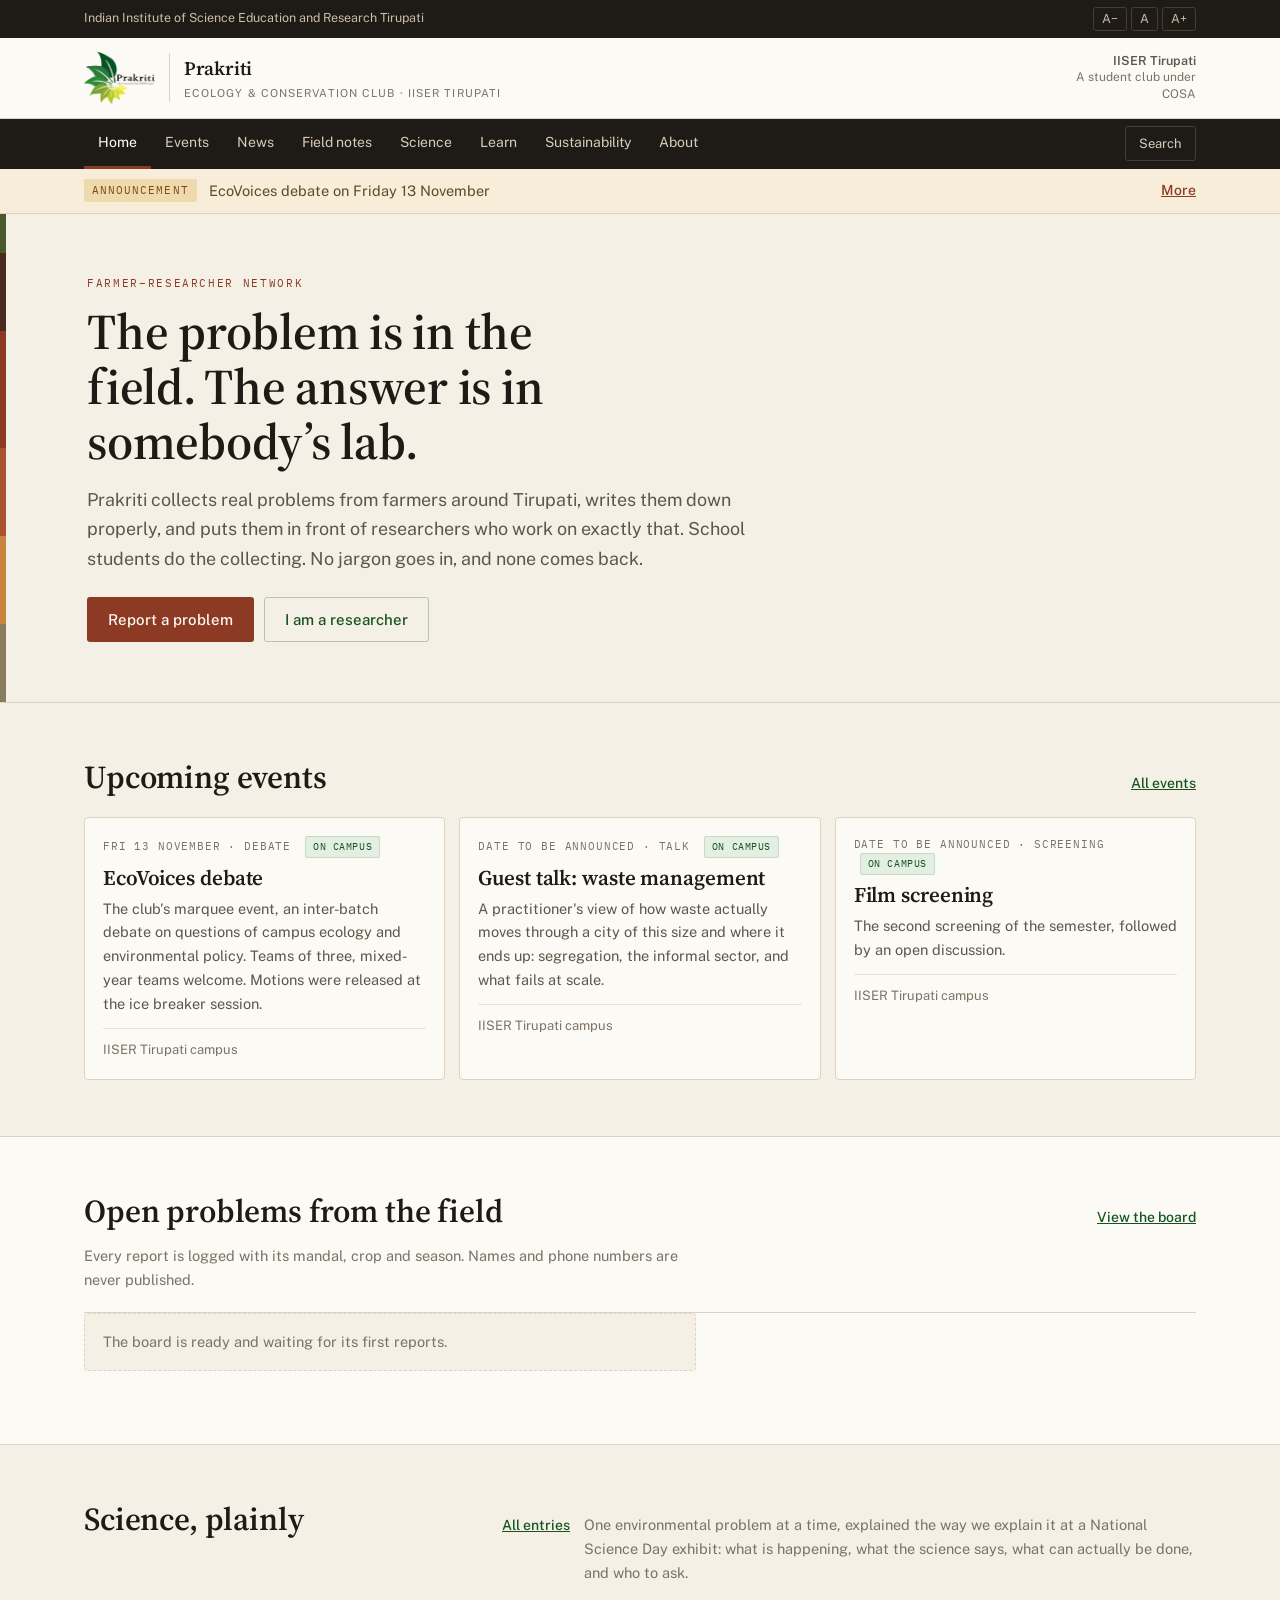
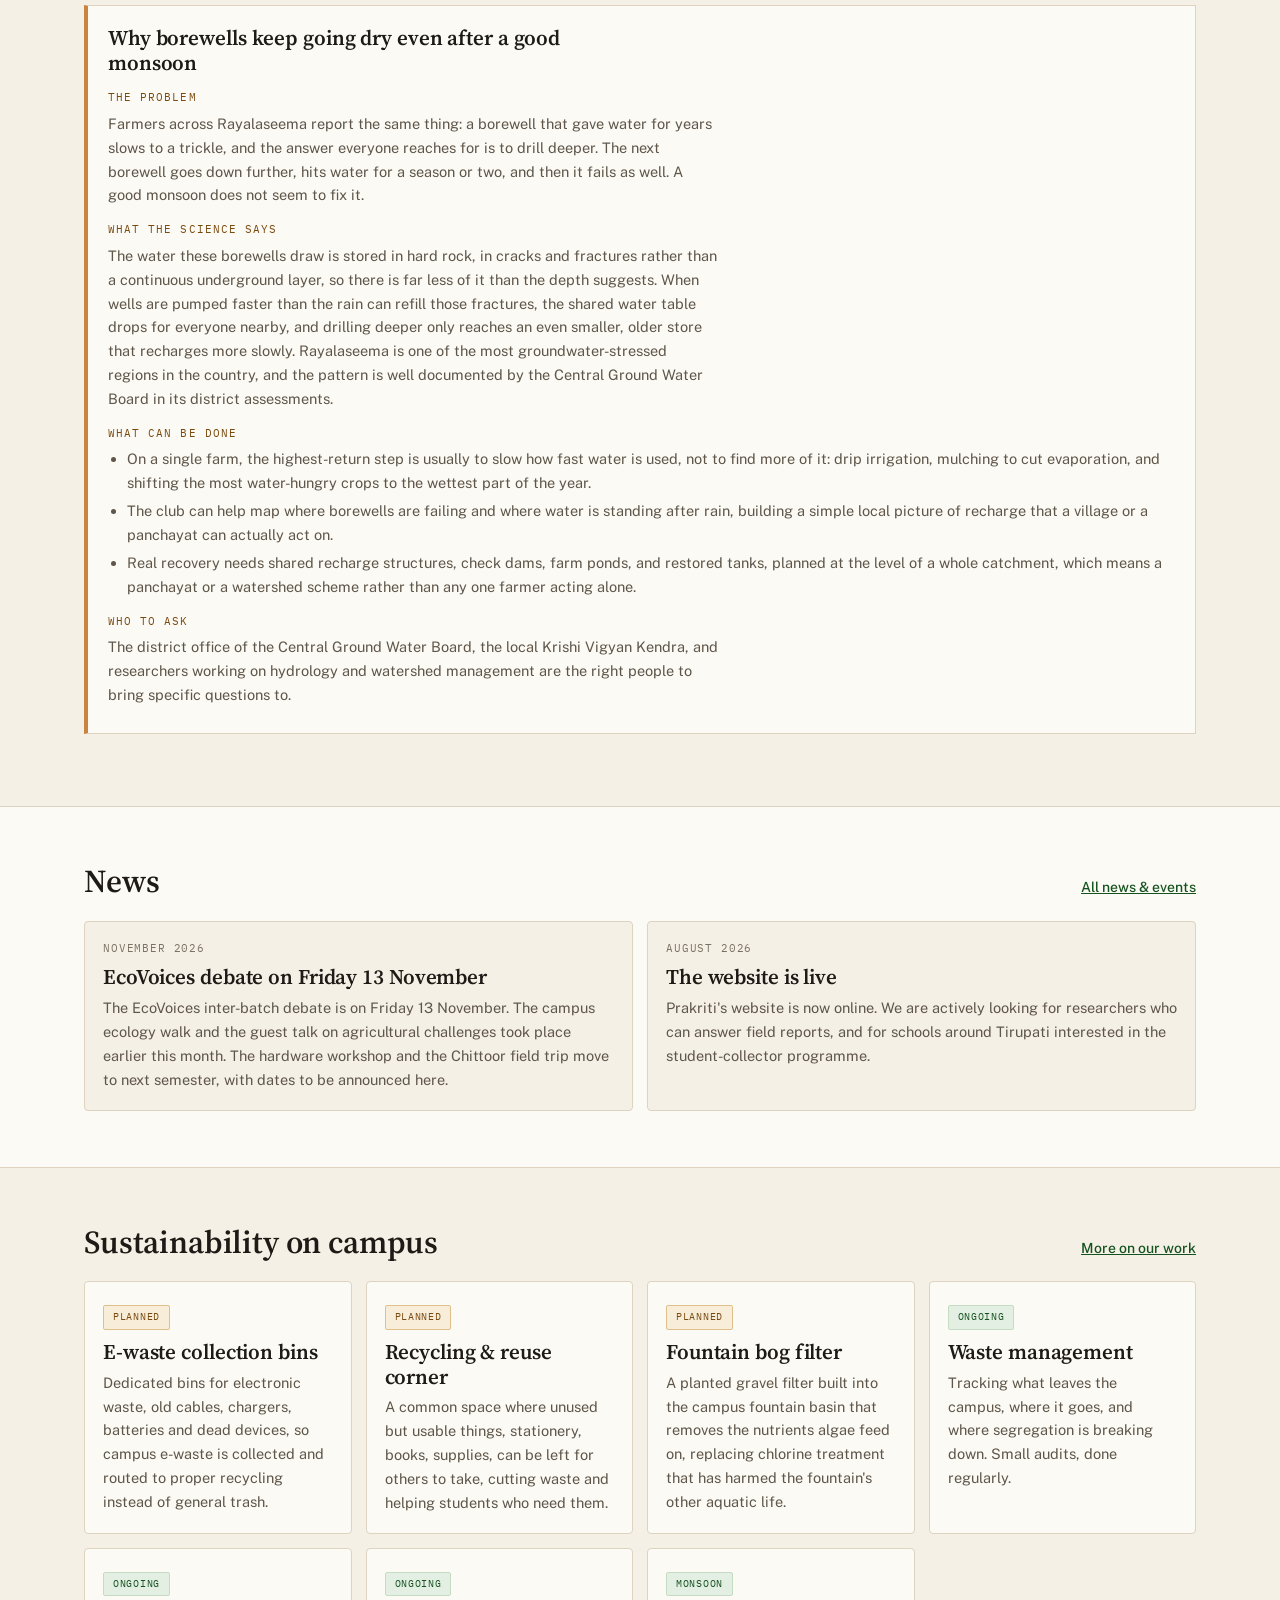
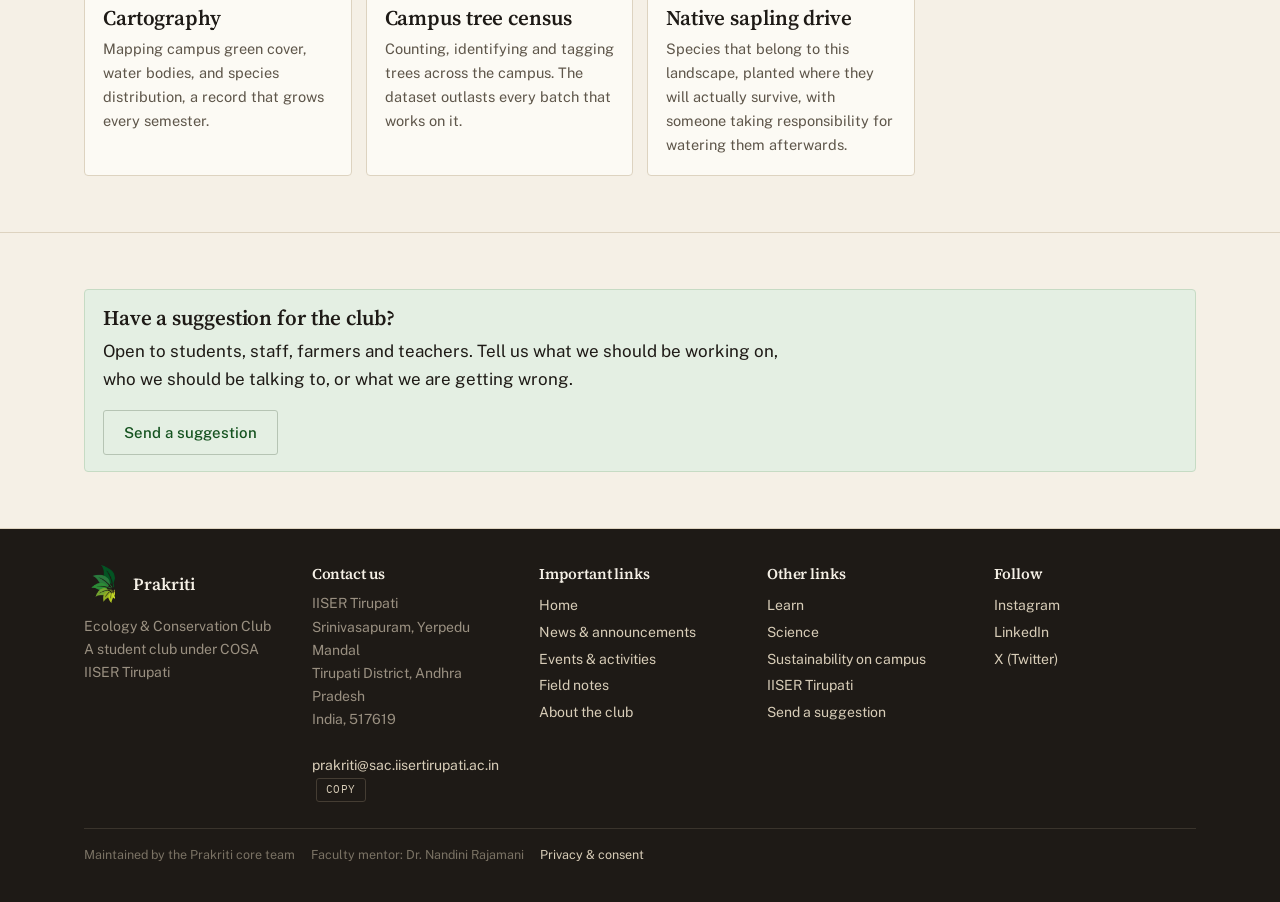
<file: index.html>
<!DOCTYPE html>
<html lang="en">
<head>
<meta charset="utf-8">
<meta name="viewport" content="width=device-width,initial-scale=1">
<title>Prakriti: Ecology and Conservation Club of IISER Tirupati</title>
<meta name="description" content="Farmers around Tirupati report what is going wrong in their fields. School students file the reports. Researchers answer them. A student club under the Student Activity Centre, IISER Tirupati.">
<link rel="icon" href="assets/img/favicon.png">
<link rel="apple-touch-icon" href="assets/img/apple-touch-icon.png">
<link rel="preconnect" href="https://fonts.googleapis.com">
<link rel="preconnect" href="https://fonts.gstatic.com" crossorigin>
<link href="https://fonts.googleapis.com/css2?family=IBM+Plex+Mono&family=Noto+Sans+Telugu:wght@400;600&family=Public+Sans:wght@400;500;600&family=Source+Serif+4:opsz,wght@8..60,600&display=swap" rel="stylesheet">
<link rel="canonical" href="https://prakriti-iisertirupati.github.io/website/">
<meta property="og:type" content="website">
<meta property="og:site_name" content="Prakriti, IISER Tirupati">
<meta property="og:title" content="Prakriti: Ecology and Conservation Club of IISER Tirupati">
<meta property="og:description" content="Farmers around Tirupati report what is going wrong in their fields. School students file the reports. Researchers answer them. A student club under the Student Activity Centre, IISER Tirupati.">
<meta property="og:url" content="https://prakriti-iisertirupati.github.io/website/">
<meta property="og:image" content="https://prakriti-iisertirupati.github.io/website/assets/img/prakriti-card.png">
<meta name="twitter:card" content="summary_large_image">
<script type="application/ld+json">
{
  "@context": "https://schema.org",
  "@type": "Organization",
  "name": "Prakriti",
  "alternateName": ["Prakriti Club IISER Tirupati", "Prakriti: The Ecology and Conservation Club of IISER Tirupati", "Prakriti Conservation Club"],
  "description": "Prakriti is the Ecology and Conservation Club of IISER Tirupati, a student club under COSA.",
  "url": "https://prakriti-iisertirupati.github.io/website/",
  "logo": "https://prakriti-iisertirupati.github.io/website/assets/img/prakriti-logo@2x.png",
  "email": "prakriti@sac.iisertirupati.ac.in",
  "foundingDate": "2021",
  "parentOrganization": {
    "@type": "CollegeOrUniversity",
    "name": "Indian Institute of Science Education and Research Tirupati",
    "alternateName": "IISER Tirupati",
    "url": "https://www.iisertirupati.ac.in/"
  },
  "address": {
    "@type": "PostalAddress",
    "streetAddress": "Srinivasapuram, Yerpedu Mandal",
    "addressLocality": "Tirupati",
    "addressRegion": "Andhra Pradesh",
    "postalCode": "517619",
    "addressCountry": "IN"
  },
  "sameAs": [
    "https://instagram.com/prakriti_iisertpt",
    "https://www.linkedin.com/in/prakriti-club-iiser-tirupati-a6b5a6213/",
    "https://twitter.com/PrakritiIiser"
  ]
}
</script>
<link rel="stylesheet" href="assets/css/style.css">
</head>
<body>
<a class="skip" href="#main">Skip to content</a>
<div id="site-header"></div>

<main id="main">

  <div class="hero">
    <div class="strata" aria-hidden="true"></div>
    <div class="hero__body">
      <p class="eyebrow">Farmer–researcher network</p>
      <h1>The problem is in the field. The answer is in somebody&rsquo;s lab.</h1>
      <p class="lede">Prakriti collects real problems from farmers around Tirupati, writes them down properly, and puts them in front of researchers who work on exactly that. School students do the collecting. No jargon goes in, and none comes back.</p>
      <div class="btnrow">
        <a class="btn btn--primary" href="field-notes.html#report">Report a problem</a>
        <a class="btn btn--secondary" href="field-notes.html#researchers">I am a researcher</a>
      </div>
    </div>
  </div>

  <section class="section">
    <div class="wrap">
      <div class="sectionhead">
        <h2>Upcoming events</h2>
        <a href="events.html">All events</a>
      </div>
      <div class="grid grid--3" id="home-events"></div>
    </div>
  </section>

  <section class="section section--paper">
    <div class="wrap">
      <div class="sectionhead">
        <h2>Open problems from the field</h2>
        <a href="field-notes.html">View the board</a>
        <p>Every report is logged with its mandal, crop and season. Names and phone numbers are never published.</p>
      </div>
      <div class="board" id="home-reports"></div>
    </div>
  </section>

  <section class="section">
    <div class="wrap">
      <div class="sectionhead">
        <h2>Science, plainly</h2>
        <a href="science.html">All entries</a>
        <p>One environmental problem at a time, explained the way we explain it at a National Science Day exhibit: what is happening, what the science says, what can actually be done, and who to ask.</p>
      </div>
      <div id="home-science"></div>
    </div>
  </section>

  <section class="section section--paper">
    <div class="wrap">
      <div class="sectionhead">
        <h2>News</h2>
        <a href="news.html">All news &amp; events</a>
      </div>
      <div class="grid grid--2" id="home-news"></div>
    </div>
  </section>

  <section class="section">
    <div class="wrap">
      <div class="sectionhead">
        <h2>Sustainability on campus</h2>
        <a href="sustainability.html">More on our work</a>
      </div>
      <div class="grid grid--3" id="initiatives"></div>
    </div>
  </section>

  <section class="section">
    <div class="wrap">
      <div class="callout">
        <h3 style="margin-bottom:6px">Have a suggestion for the club?</h3>
        <p>Open to students, staff, farmers and teachers. Tell us what we should be working on, who we should be talking to, or what we are getting wrong.</p>
        <p><a class="btn btn--secondary" id="suggest-link" href="#">Send a suggestion</a></p>
      </div>
    </div>
  </section>

</main>

<div id="site-footer"></div>
<script src="assets/js/content.js"></script>
<script src="assets/js/site.js"></script>
<script>
  document.addEventListener("DOMContentLoaded", function () {
    var a = document.getElementById("suggest-link");
    if (a) a.href = "mailto:" + SITE.email + "?subject=" + encodeURIComponent("Suggestion for Prakriti");
  });
</script>
</body>
</html>
</file>
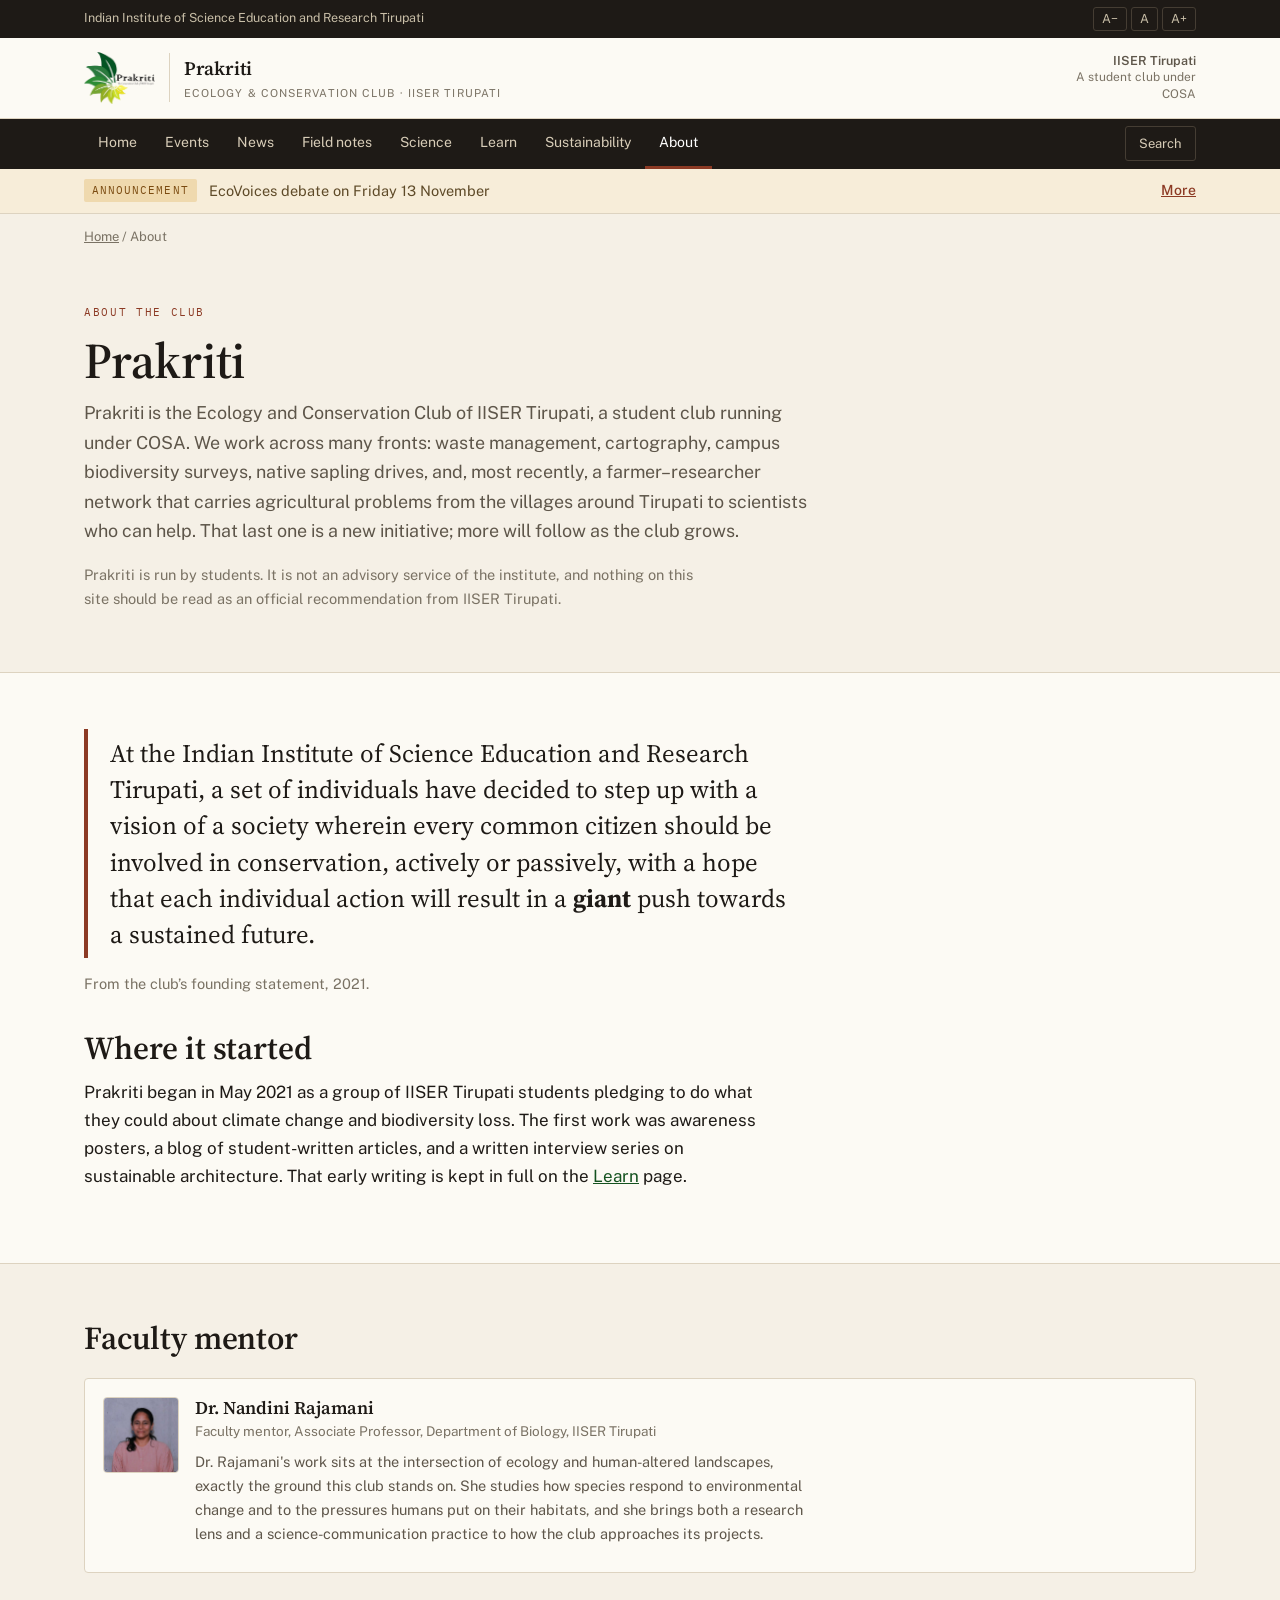
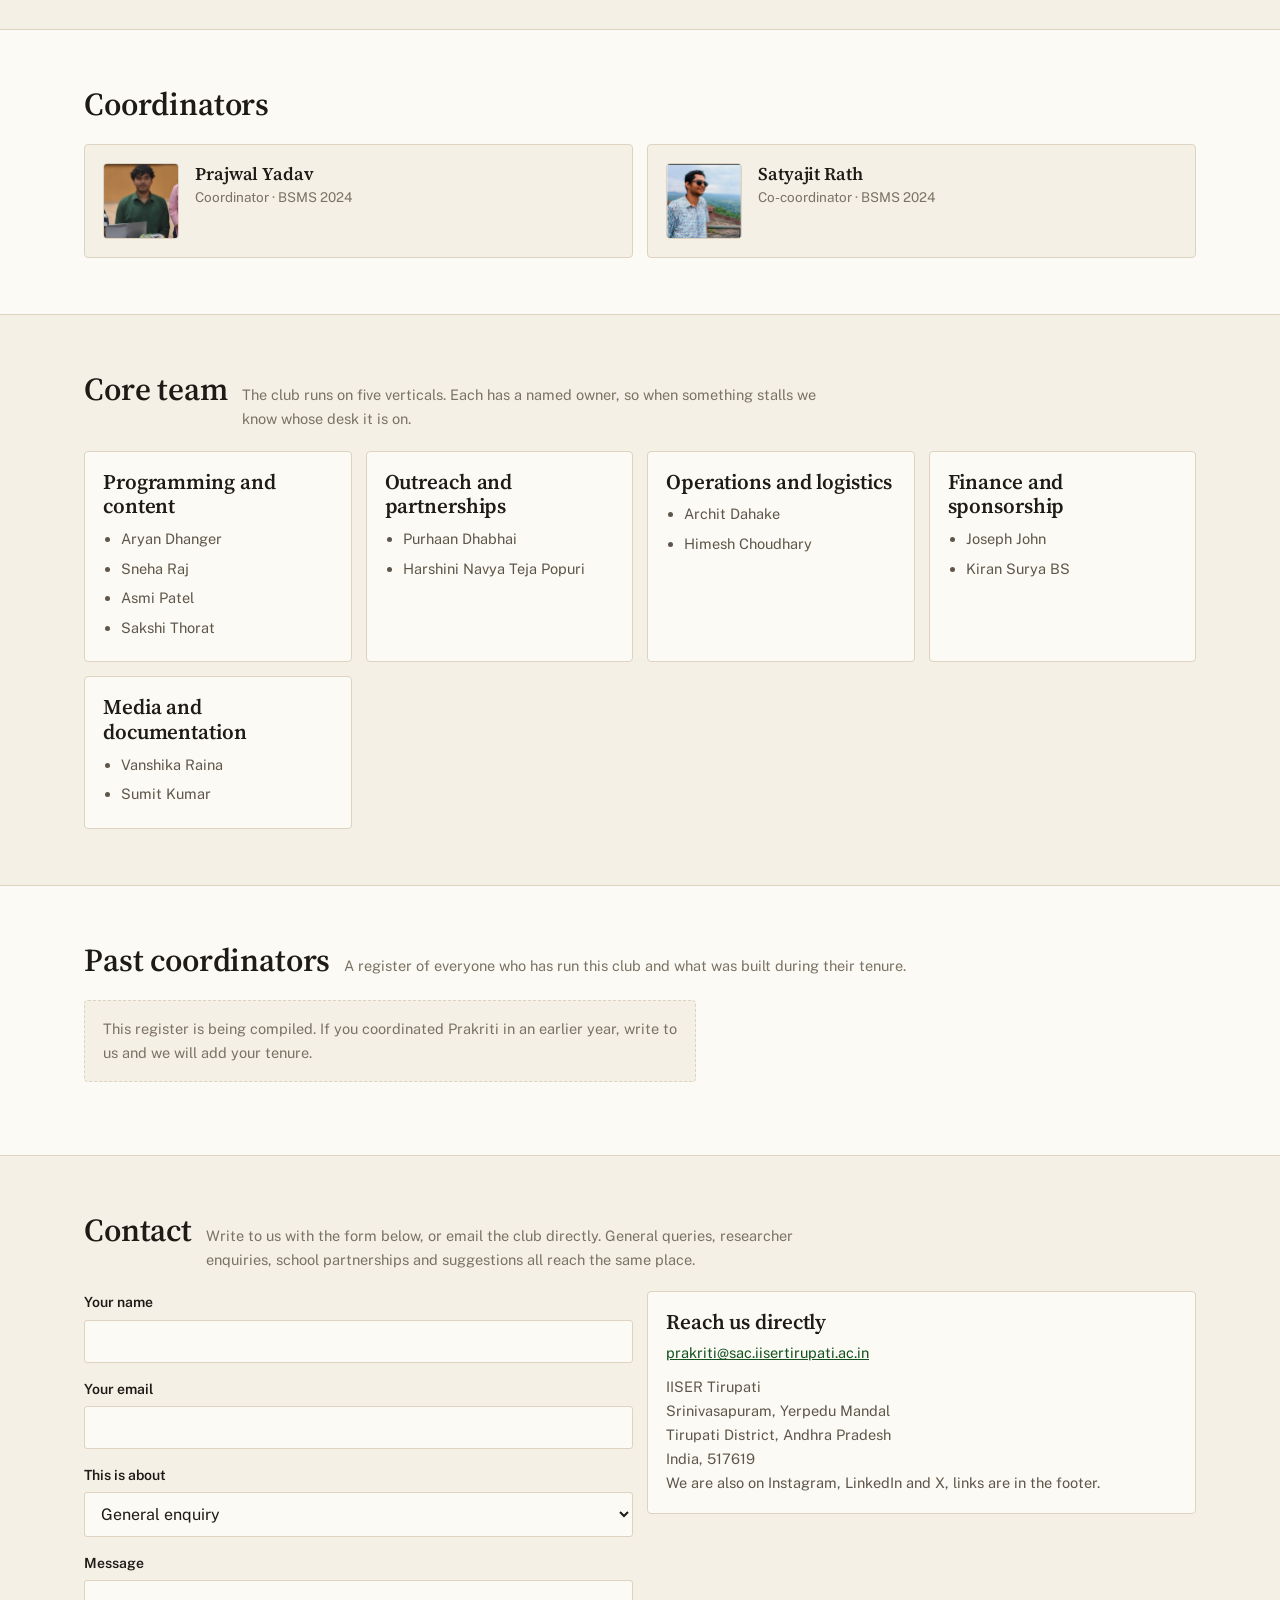
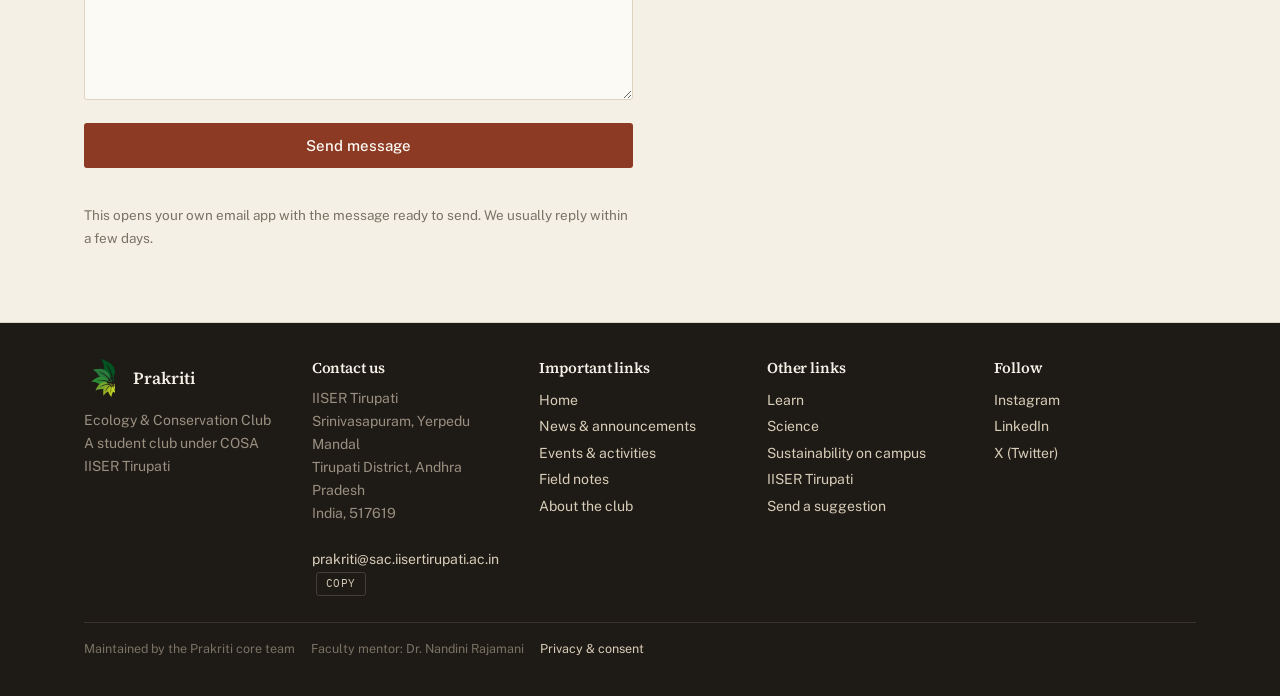
<file: about.html>
<!DOCTYPE html>
<html lang="en">
<head>
<meta charset="utf-8">
<meta name="viewport" content="width=device-width,initial-scale=1">
<title>About, Prakriti, IISER Tirupati</title>
<meta name="description" content="Prakriti is the Ecology and Conservation Club of IISER Tirupati, a student club under COSA. Core team, faculty mentor and past coordinators.">
<link rel="icon" href="assets/img/favicon.png">
<link rel="apple-touch-icon" href="assets/img/apple-touch-icon.png">
<link rel="preconnect" href="https://fonts.googleapis.com">
<link rel="preconnect" href="https://fonts.gstatic.com" crossorigin>
<link href="https://fonts.googleapis.com/css2?family=IBM+Plex+Mono&family=Noto+Sans+Telugu:wght@400;600&family=Public+Sans:wght@400;500;600&family=Source+Serif+4:opsz,wght@8..60,600&display=swap" rel="stylesheet">
<link rel="canonical" href="https://prakriti-iisertirupati.github.io/website/about.html">
<meta property="og:type" content="website">
<meta property="og:site_name" content="Prakriti, IISER Tirupati">
<meta property="og:title" content="About, Prakriti, IISER Tirupati">
<meta property="og:description" content="Prakriti is the Ecology and Conservation Club of IISER Tirupati, a student club under COSA. Core team, faculty mentor and past coordinators.">
<meta property="og:url" content="https://prakriti-iisertirupati.github.io/website/about.html">
<meta property="og:image" content="https://prakriti-iisertirupati.github.io/website/assets/img/prakriti-card.png">
<meta name="twitter:card" content="summary_large_image">
<link rel="stylesheet" href="assets/css/style.css">
</head>
<body>
<a class="skip" href="#main">Skip to content</a>
<div id="site-header"></div>

<main id="main">
  <div class="wrap"><nav class="crumbs" aria-label="Breadcrumb"><a href="index.html">Home</a> / About</nav></div>

  <header class="pagehead"><div class="wrap">
    <p class="eyebrow">About the club</p>
    <h1>Prakriti</h1>
    <p class="lede">Prakriti is the Ecology and Conservation Club of IISER Tirupati, a student club running under COSA. We work across many fronts: waste management, cartography, campus biodiversity surveys, native sapling drives, and, most recently, a farmer&ndash;researcher network that carries agricultural problems from the villages around Tirupati to scientists who can help. That last one is a new initiative; more will follow as the club grows.</p>
    <p class="muted" style="font-size:14.5px">Prakriti is run by students. It is not an advisory service of the institute, and nothing on this site should be read as an official recommendation from IISER Tirupati.</p>
  </div></header>

  <section class="section section--paper"><div class="wrap">
    <blockquote style="font-family:var(--serif);font-size:clamp(19px,2.2vw,25px);line-height:1.45;color:var(--ink);border-left:4px solid var(--laterite);padding:6px 0 6px 22px;margin:0;max-width:60ch">
      At the Indian Institute of Science Education and Research Tirupati, a set of individuals have decided to step up with a vision of a society wherein every common citizen should be involved in conservation, actively or passively, with a hope that each individual action will result in a <strong>giant</strong> push towards a sustained future.
    </blockquote>
    <p class="muted" style="font-size:14.5px;margin-top:14px">From the club&rsquo;s founding statement, 2021.</p>
    <h2 style="margin:34px 0 10px">Where it started</h2>
    <p>Prakriti began in May 2021 as a group of IISER Tirupati students pledging to do what they could about climate change and biodiversity loss. The first work was awareness posters, a blog of student-written articles, and a written interview series on sustainable architecture. That early writing is kept in full on the <a href="learn.html">Learn</a> page.</p>
  </div></section>

  <section class="section"><div class="wrap">
    <div class="sectionhead"><h2>Faculty mentor</h2></div>
    <div id="mentor"></div>
  </div></section>

  <section class="section section--paper"><div class="wrap">
    <div class="sectionhead"><h2>Coordinators</h2></div>
    <div class="grid grid--2" id="coordinators"></div>
  </div></section>

  <section class="section"><div class="wrap">
    <div class="sectionhead"><h2>Core team</h2>
      <p>The club runs on five verticals. Each has a named owner, so when something stalls we know whose desk it is on.</p></div>
    <div class="grid grid--3" id="core-team"></div>
  </div></section>

  <section class="section section--paper"><div class="wrap">
    <div class="sectionhead"><h2>Past coordinators</h2>
      <p>A register of everyone who has run this club and what was built during their tenure.</p></div>
    <div id="past-coordinators"></div>
  </div></section>

  <section class="section" id="contact"><div class="wrap">
    <div class="sectionhead"><h2>Contact</h2>
      <p>Write to us with the form below, or email the club directly. General queries, researcher enquiries, school partnerships and suggestions all reach the same place.</p></div>
    <div class="grid grid--2">
      <div>
        <form id="contactForm" novalidate>
          <div class="field">
            <label for="c_name">Your name</label>
            <input id="c_name" name="name" required autocomplete="name">
          </div>
          <div class="field">
            <label for="c_email">Your email</label>
            <input id="c_email" name="email" type="email" required autocomplete="email">
          </div>
          <div class="field">
            <label for="c_topic">This is about</label>
            <select id="c_topic" name="topic">
              <option>General enquiry</option>
              <option>I'm a researcher</option>
              <option>School partnership</option>
              <option>A suggestion</option>
              <option>Something else</option>
            </select>
          </div>
          <div class="field">
            <label for="c_message">Message</label>
            <textarea id="c_message" name="message" required></textarea>
          </div>
          <p><button type="submit" class="btn btn--primary btn--wide">Send message</button></p>
          <p class="status" id="c_status" role="status" aria-live="polite"></p>
          <p class="formnote">This opens your own email app with the message ready to send. We usually reply within a few days.</p>
        </form>
      </div>
      <div>
        <article class="card">
          <h3>Reach us directly</h3>
          <p style="margin-bottom:10px"><a id="c_mail" href="#">prakriti@sac.iisertirupati.ac.in</a></p>
          <p>IISER Tirupati<br>Srinivasapuram, Yerpedu Mandal<br>Tirupati District, Andhra Pradesh<br>India, 517619</p>
          <p style="margin:0">We are also on Instagram, LinkedIn and X, links are in the footer.</p>
        </article>
      </div>
    </div>
  </div></section>

  <script>
  document.addEventListener("DOMContentLoaded", function () {
    document.getElementById("c_mail").href = "mailto:" + SITE.email;

    var form = document.getElementById("contactForm");
    var st = document.getElementById("c_status");
    function say(m, tone){ st.textContent = m; st.dataset.tone = tone || ""; }

    form.addEventListener("submit", function (e) {
      e.preventDefault();
      if (!form.name.value.trim() || !form.email.value.trim() || !form.message.value.trim()) {
        return say("Please fill in your name, email and message.", "err");
      }
      var body = "Name: " + form.name.value.trim() +
                 "\nEmail: " + form.email.value.trim() +
                 "\nTopic: " + form.topic.value +
                 "\n\n" + form.message.value.trim();
      window.location.href = "mailto:" + SITE.email +
        "?subject=" + encodeURIComponent("Website enquiry: " + form.topic.value) +
        "&body=" + encodeURIComponent(body);
      say("Your email app is opening with the message ready to send.", "ok");
    });
  });
  </script>
</main>

<div id="site-footer"></div>
<script src="assets/js/content.js"></script>
<script src="assets/js/site.js"></script>
</body>
</html>
</file>
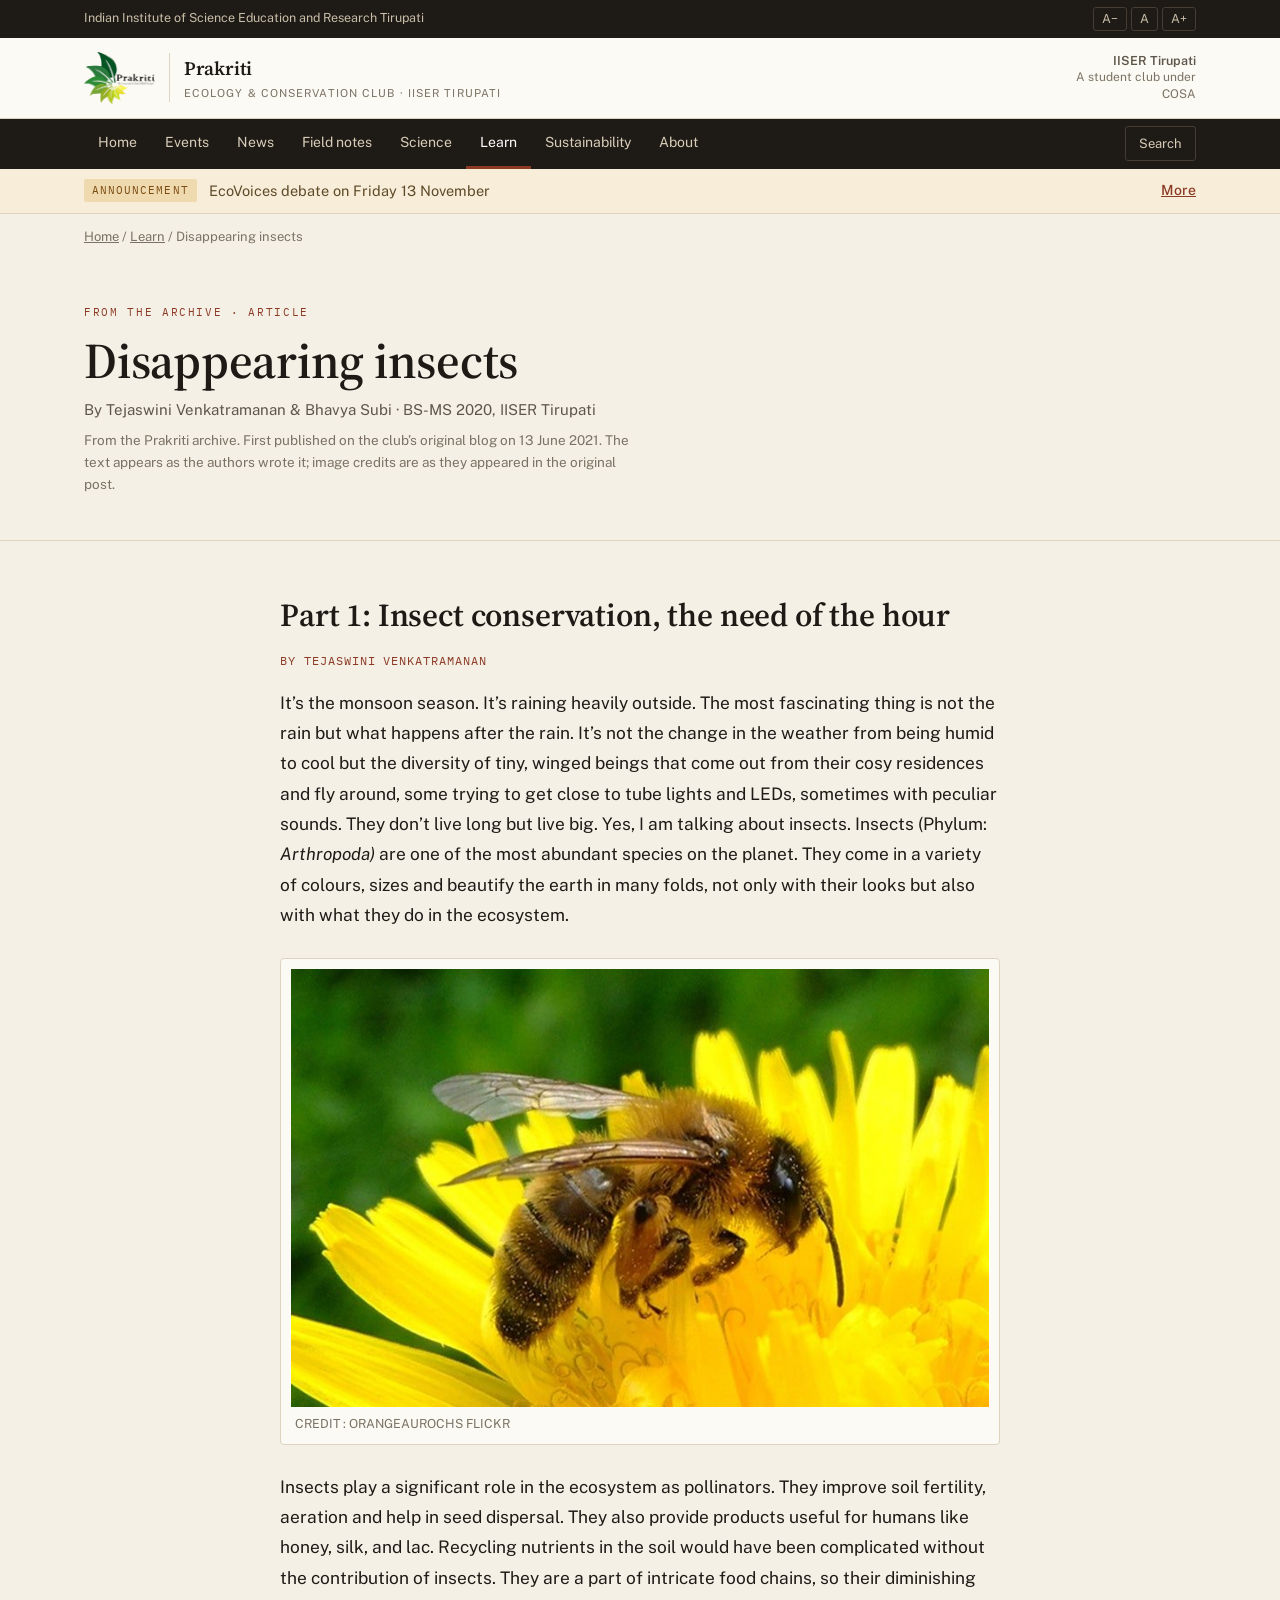
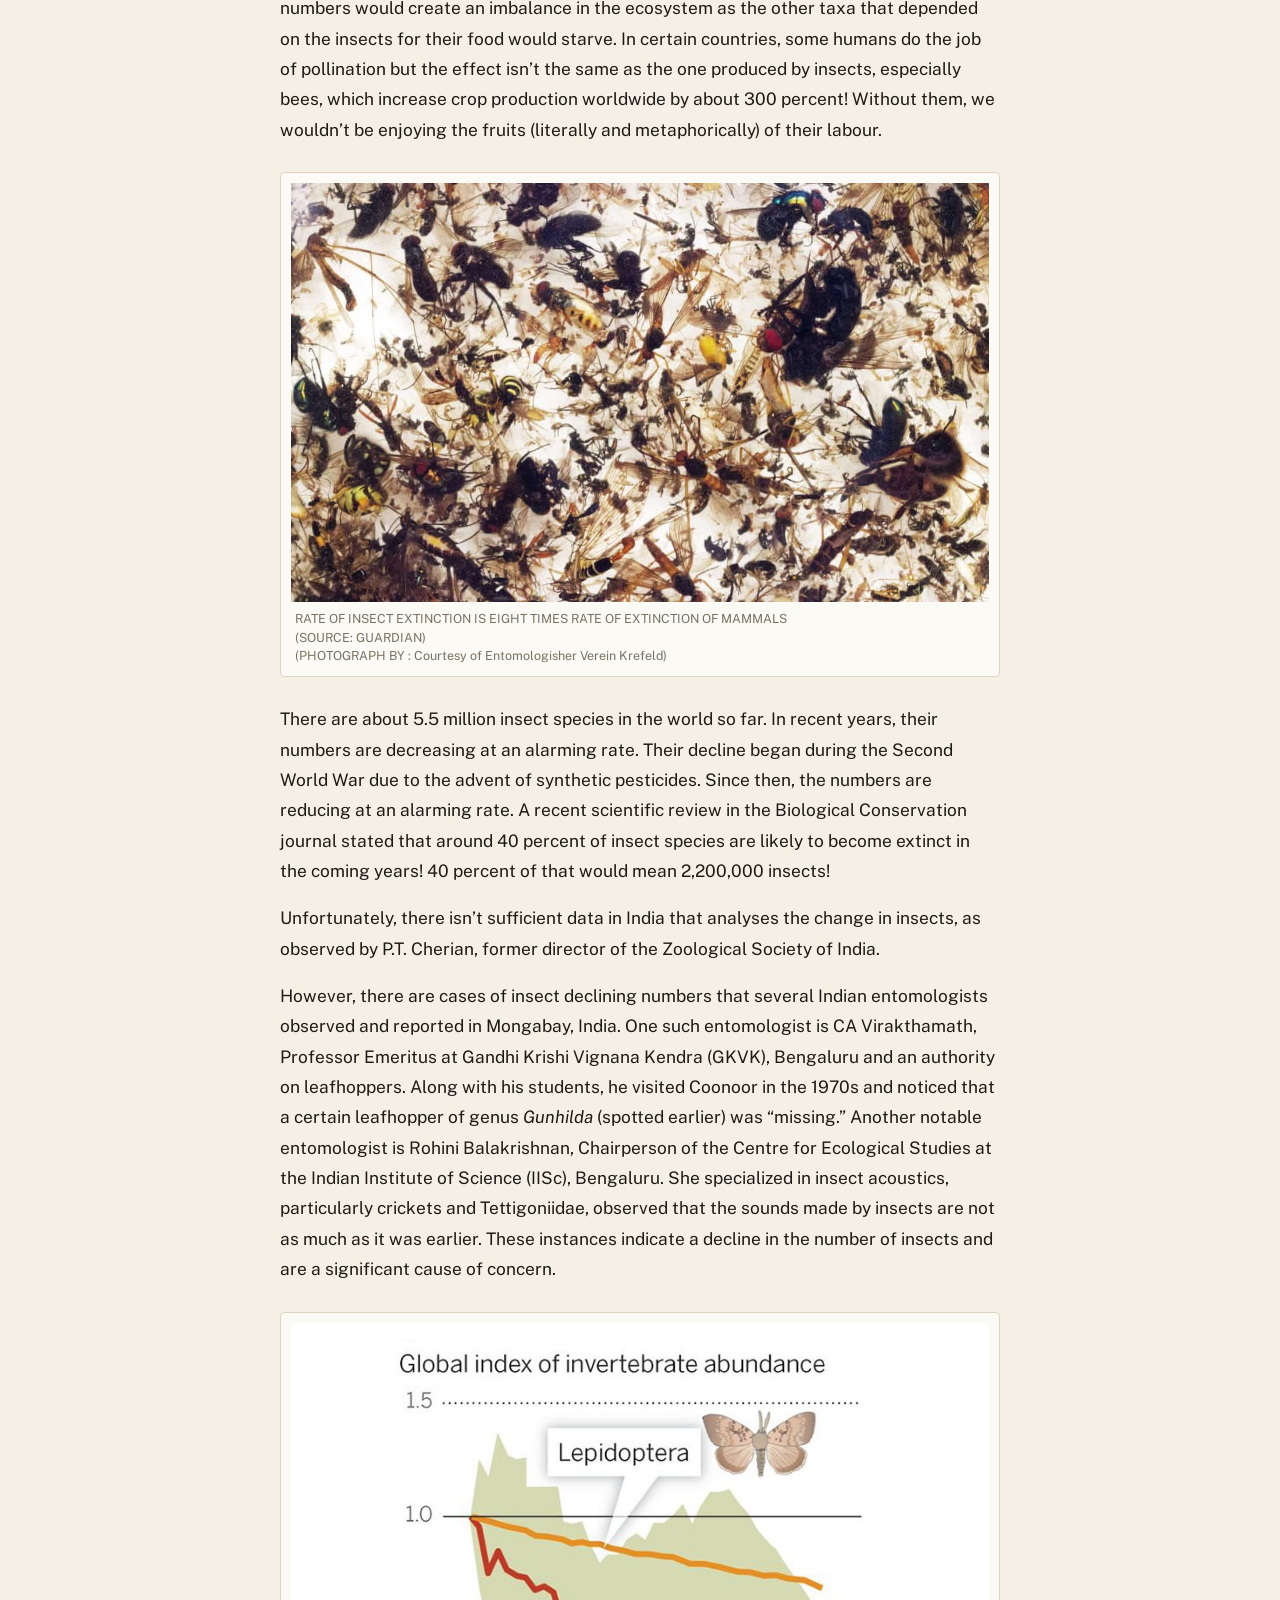
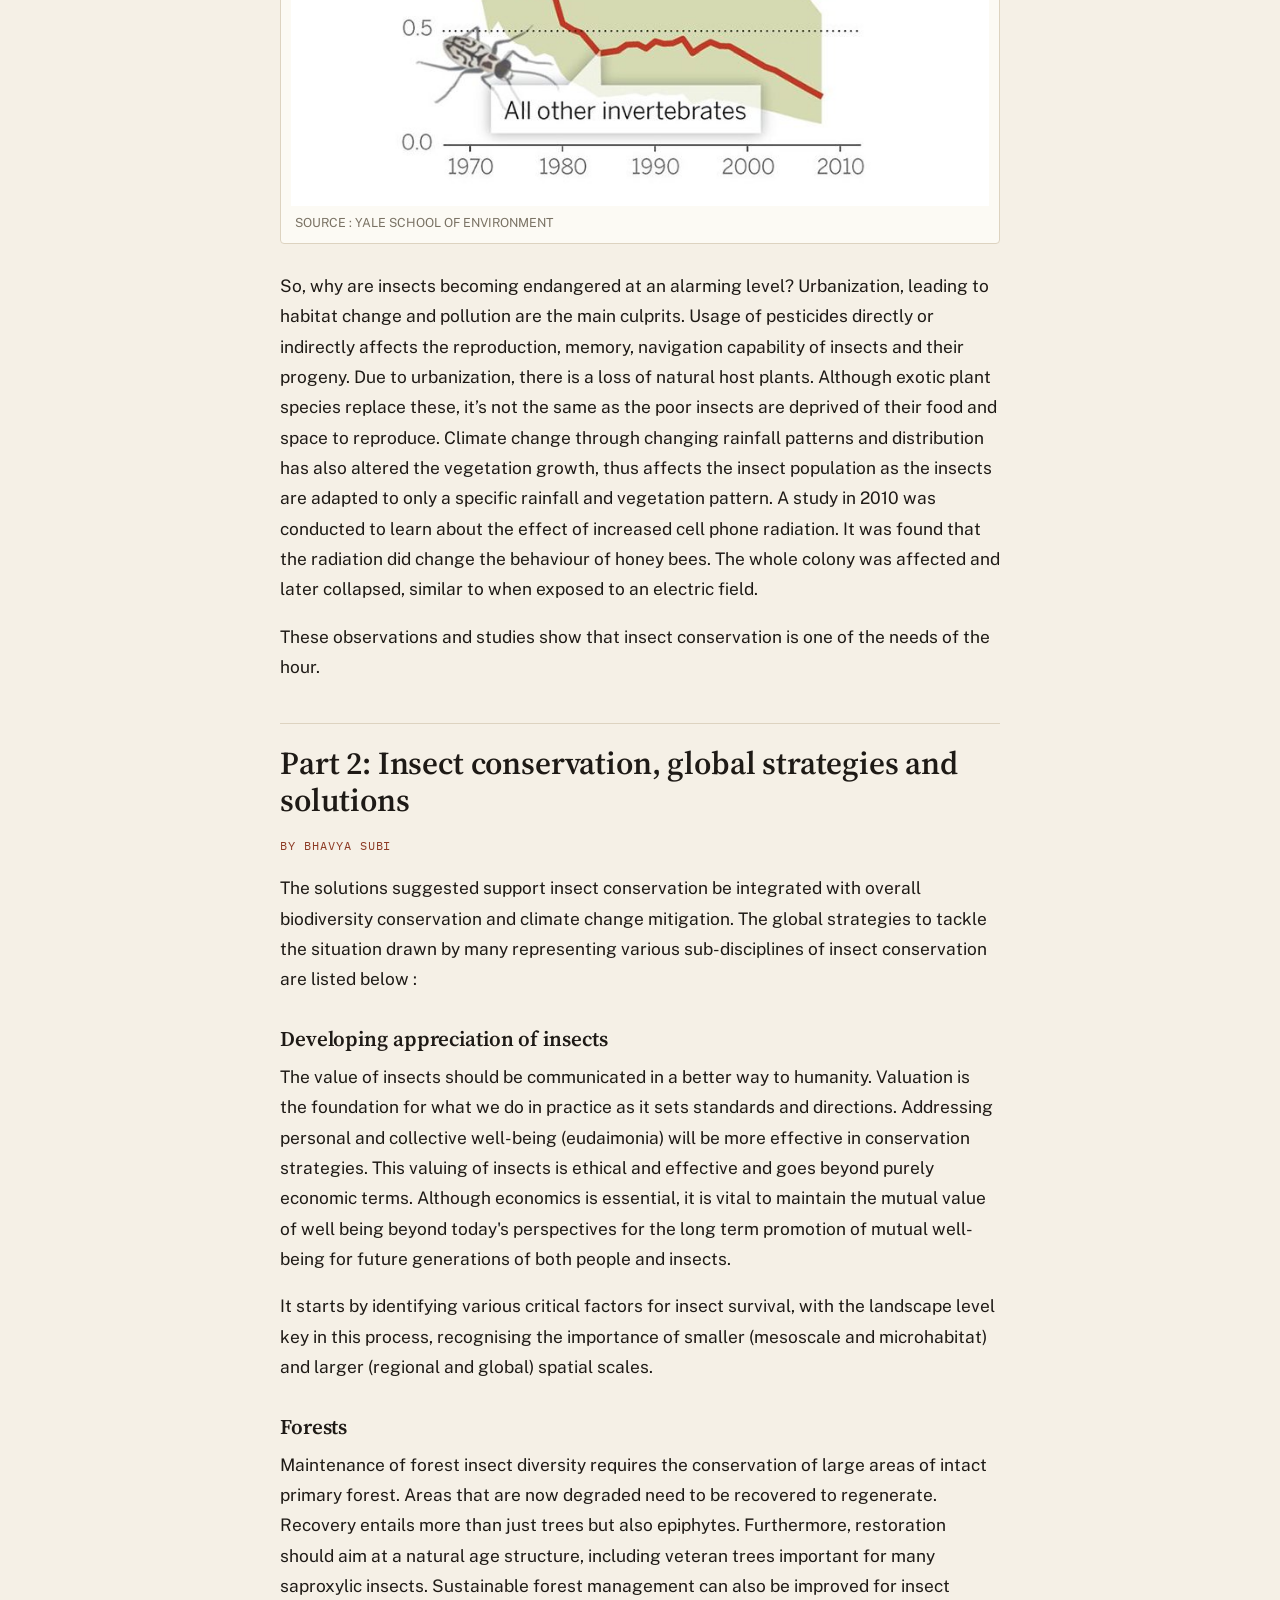
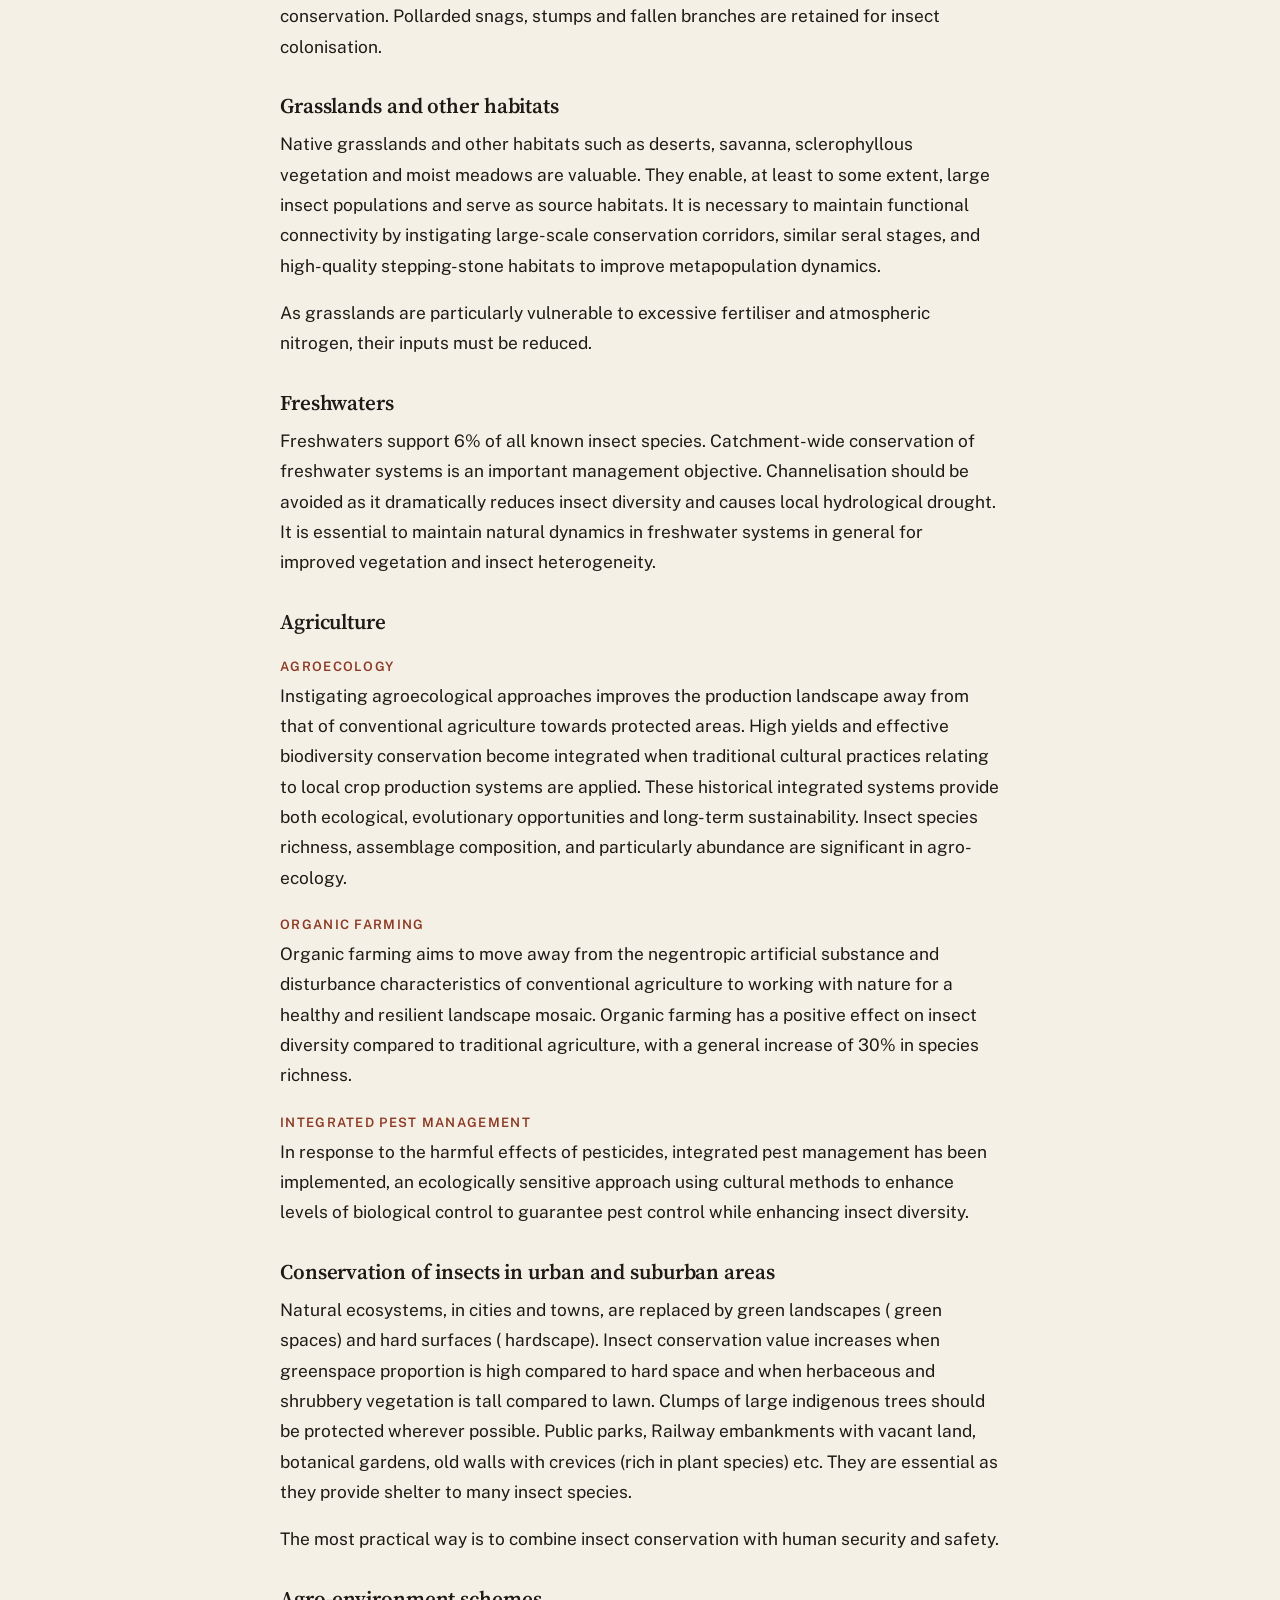
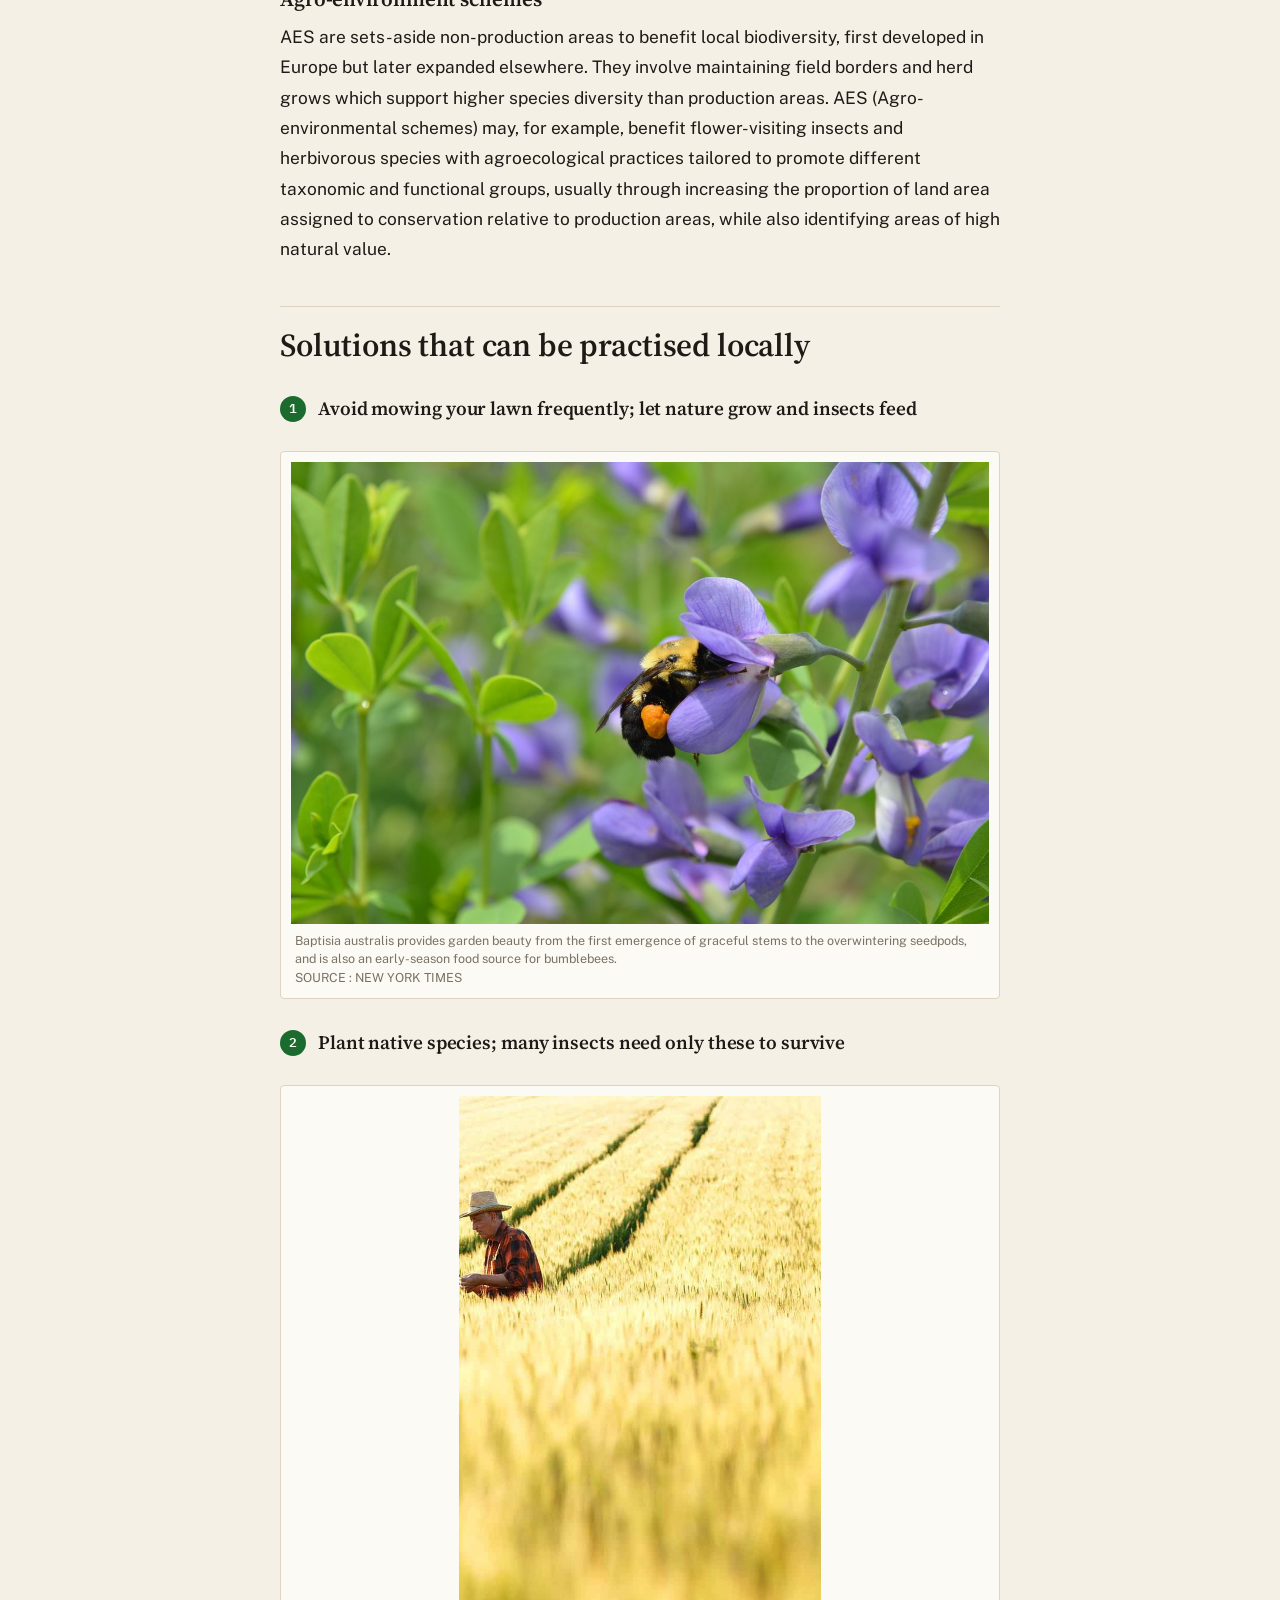
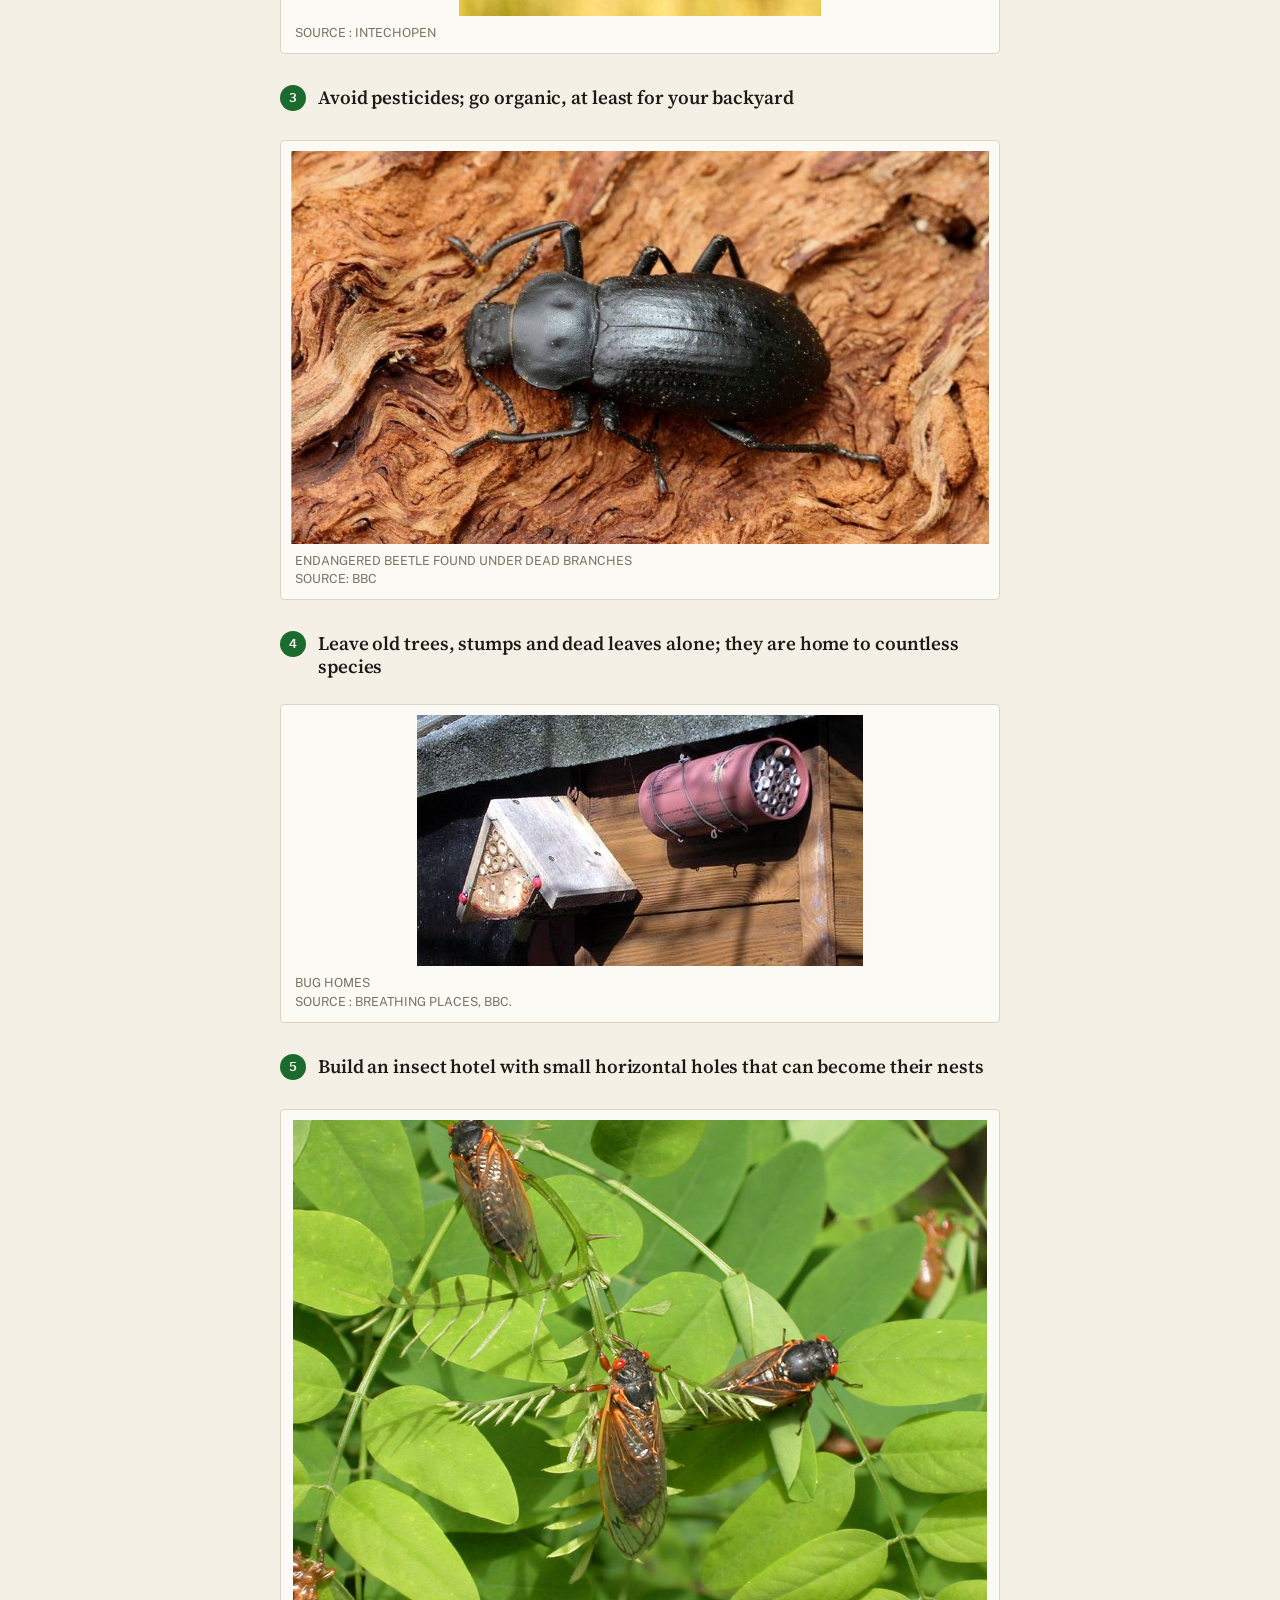
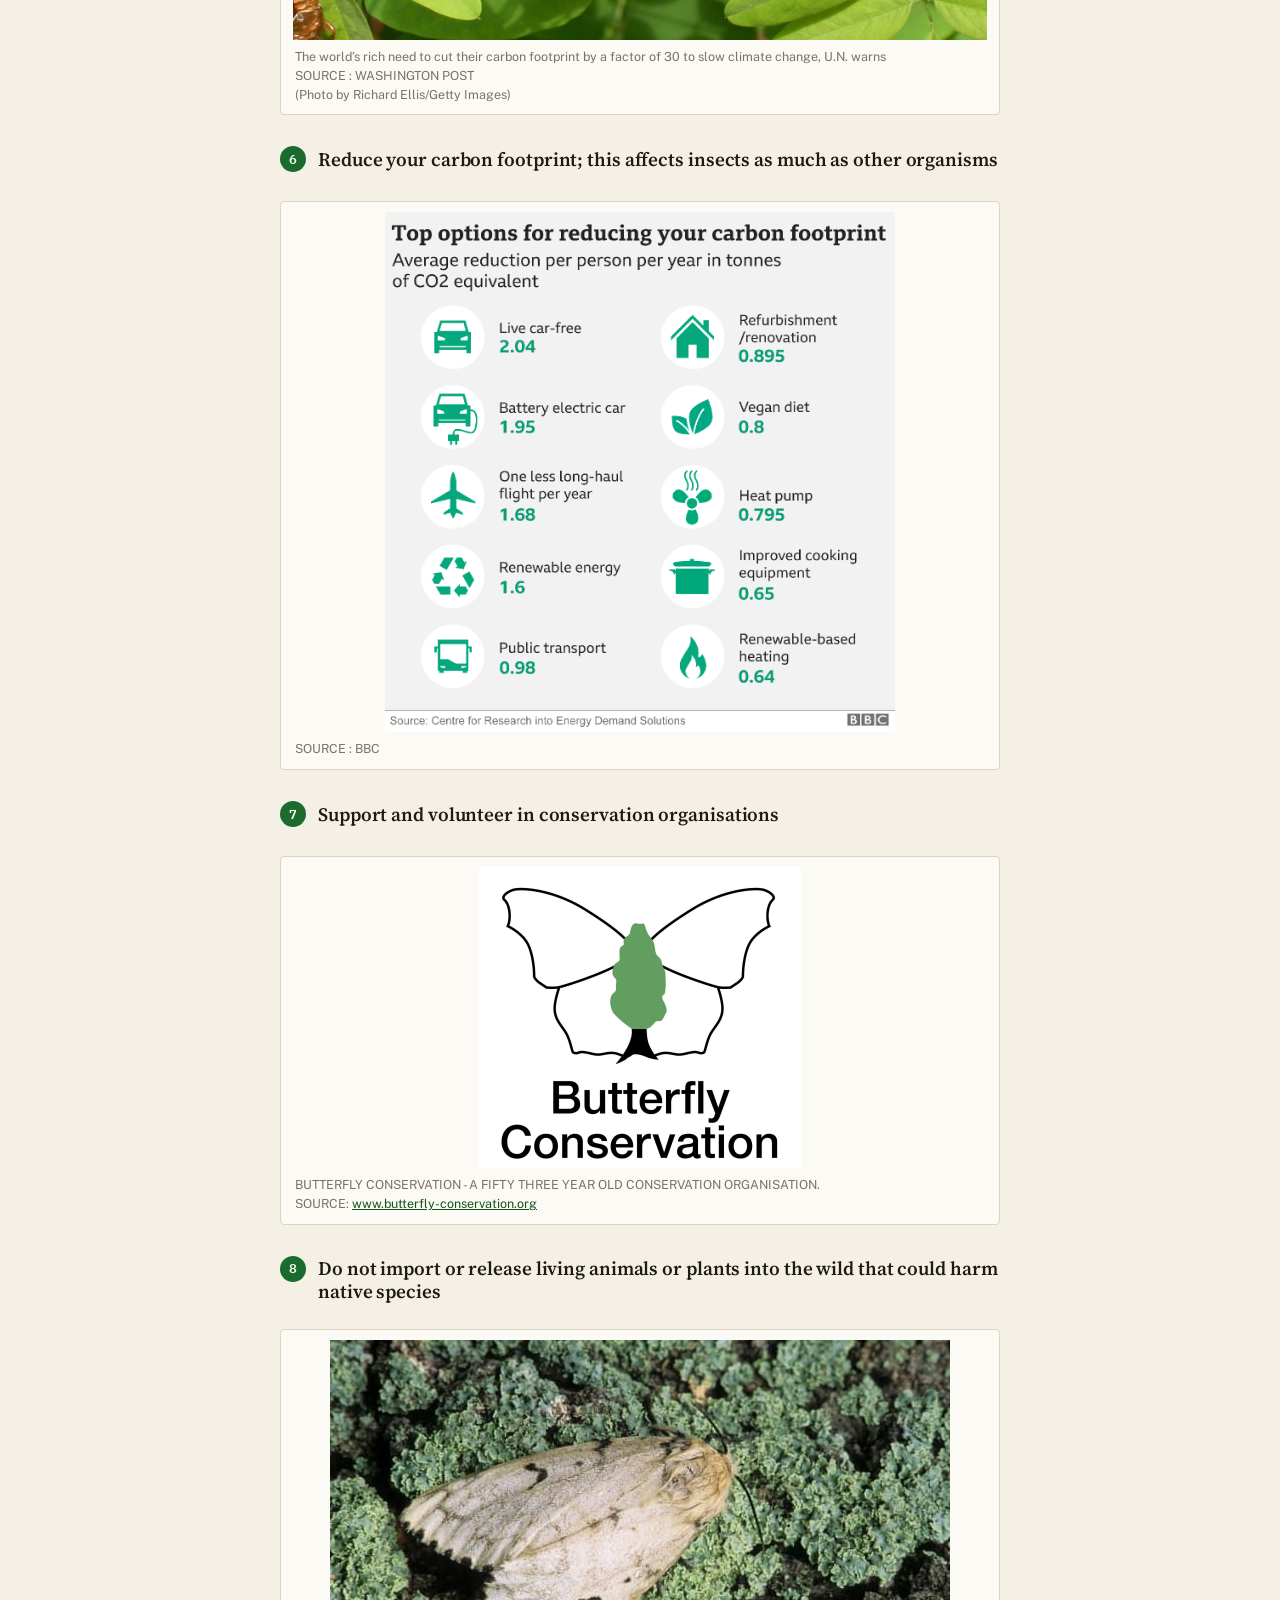
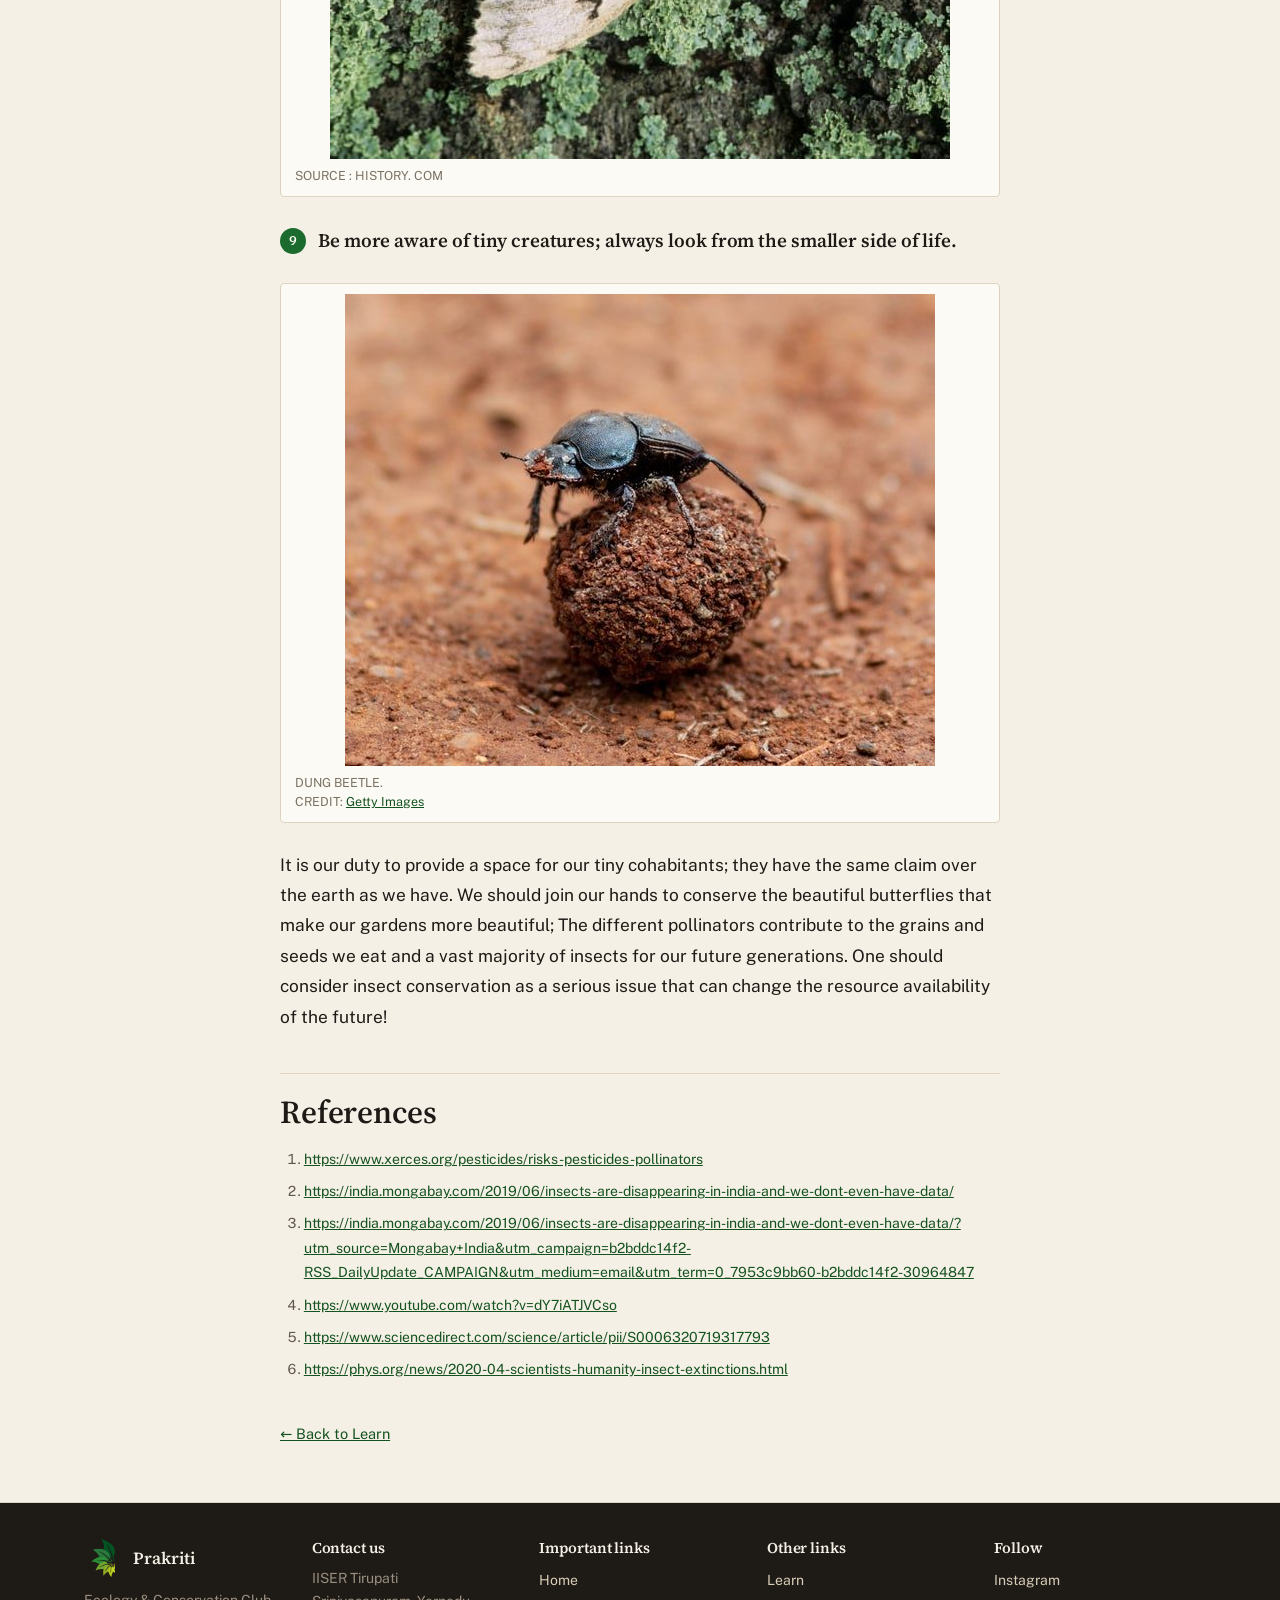
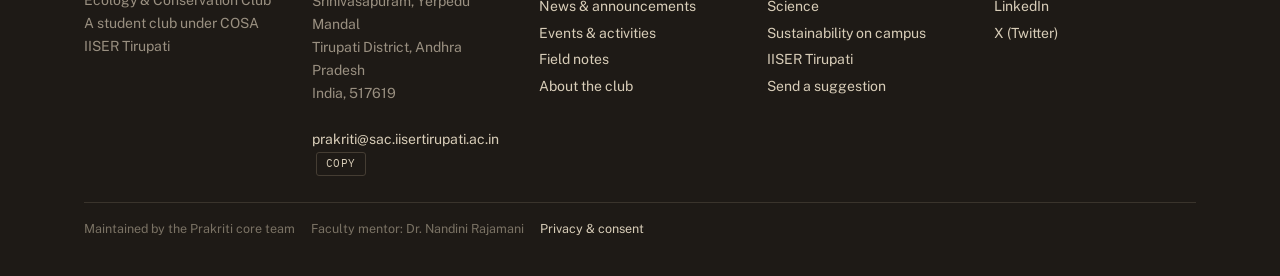
<file: article-disappearing-insects.html>
<!DOCTYPE html>
<html lang="en">
<head>
<meta charset="utf-8">
<meta name="viewport" content="width=device-width,initial-scale=1">
<title>Disappearing insects, Prakriti, IISER Tirupati</title>
<meta name="description" content="Why insect populations are collapsing and what can be done about it. An article by Tejaswini Venkatramanan and Bhavya Subi, BS-MS 2020, IISER Tirupati.">
<link rel="icon" href="assets/img/favicon.png">
<link rel="apple-touch-icon" href="assets/img/apple-touch-icon.png">
<link rel="preconnect" href="https://fonts.googleapis.com">
<link rel="preconnect" href="https://fonts.gstatic.com" crossorigin>
<link href="https://fonts.googleapis.com/css2?family=IBM+Plex+Mono&family=Noto+Sans+Telugu:wght@400;600&family=Public+Sans:wght@400;500;600&family=Source+Serif+4:opsz,wght@8..60,600&display=swap" rel="stylesheet">
<link rel="canonical" href="https://prakriti-iisertirupati.github.io/website/article-disappearing-insects.html">
<meta property="og:type" content="article">
<meta property="og:site_name" content="Prakriti, IISER Tirupati">
<meta property="og:title" content="Disappearing insects, Prakriti, IISER Tirupati">
<meta property="og:description" content="Why insect populations are collapsing and what can be done about it. An article by Tejaswini Venkatramanan and Bhavya Subi, BS-MS 2020, IISER Tirupati.">
<meta property="og:url" content="https://prakriti-iisertirupati.github.io/website/article-disappearing-insects.html">
<meta property="og:image" content="https://prakriti-iisertirupati.github.io/website/assets/img/prakriti-card.png">
<meta name="twitter:card" content="summary_large_image">
<link rel="stylesheet" href="assets/css/style.css">
</head>
<body data-nav="learn.html">
<a class="skip" href="#main">Skip to content</a>
<div id="site-header"></div>
<main id="main">
  <div class="wrap"><nav class="crumbs" aria-label="Breadcrumb"><a href="index.html">Home</a> / <a href="learn.html">Learn</a> / Disappearing insects</nav></div>
  <header class="pagehead"><div class="wrap">
    <p class="eyebrow">From the archive &middot; Article</p>
    <h1>Disappearing insects</h1>
    <p class="art-byline">By Tejaswini Venkatramanan &amp; Bhavya Subi &middot; BS-MS 2020, IISER Tirupati</p>
    <p class="art-note">From the Prakriti archive. First published on the club&rsquo;s original blog on 13 June 2021. The text appears as the authors wrote it; image credits are as they appeared in the original post.</p>
  </div></header>

  <section class="section"><div class="wrap">
    <article class="prose">
      <h2>Part 1: Insect conservation, the need of the hour</h2>
      <p class="art-part">By Tejaswini Venkatramanan</p>
      <p>It’s the monsoon season. It’s raining heavily outside. The most fascinating thing is not the rain but what happens after the rain. It’s not the change in the weather from being humid to cool but the diversity of tiny, winged beings that come out from their cosy residences and fly around, some trying to get close to tube lights and LEDs, sometimes with peculiar sounds. They don’t live long but live big. Yes, I am talking about insects. Insects (Phylum: <em>Arthropoda)</em> are one of the most abundant species on the planet. They come in a variety of colours, sizes and beautify the earth in many folds, not only with their looks but also with what they do in the ecosystem.</p>
      <figure class="art-fig"><img src="assets/img/archive/612e2354-5b50-4029-9cfbf1e72d16c62f.jpeg" alt="A honeybee feeding on a yellow flower" loading="lazy"><figcaption>CREDIT : ORANGEAUROCHS FLICKR</figcaption></figure>
      <p>Insects play a significant role in the ecosystem as pollinators. They improve soil fertility, aeration and help in seed dispersal. They also provide products useful for humans like honey, silk, and lac. Recycling nutrients in the soil would have been complicated without the contribution of insects. They are a part of intricate food chains, so their diminishing numbers would create an imbalance in the ecosystem as the other taxa that depended on the insects for their food would starve. In certain countries, some humans do the job of pollination but the effect isn’t the same as the one produced by insects, especially bees, which increase crop production worldwide by about 300 percent! Without them, we wouldn’t be enjoying the fruits (literally and metaphorically) of their labour.</p>
      <figure class="art-fig"><img src="assets/img/archive/5184.jpg" alt="A dense pile of dead insects collected from a trap" loading="lazy"><figcaption>RATE OF INSECT EXTINCTION IS EIGHT TIMES RATE OF EXTINCTION OF MAMMALS <br/>(SOURCE: GUARDIAN)<br/>(PHOTOGRAPH BY : Courtesy of Entomologisher Verein Krefeld)</figcaption></figure>
      <p>There are about 5.5 million insect species in the world so far. In recent years, their numbers are decreasing at an alarming rate. Their decline began during the Second World War due to the advent of synthetic pesticides. Since then, the numbers are reducing at an alarming rate. A recent scientific review in the Biological Conservation journal stated that around 40 percent of insect species are likely to become extinct in the coming years! 40 percent of that would mean 2,200,000 insects!</p>
      <p>Unfortunately, there isn’t sufficient data in India that analyses the change in insects, as observed by P.T. Cherian, former director of the Zoological Society of India.</p>
      <p>However, there are cases of insect declining numbers that several Indian entomologists observed and reported in Mongabay, India. One such entomologist is CA Virakthamath, Professor Emeritus at Gandhi Krishi Vignana Kendra (GKVK), Bengaluru and an authority on leafhoppers. Along with his students, he visited Coonoor in the 1970s and noticed that a certain leafhopper of genus <em>Gunhilda</em> (spotted earlier) was “missing.” Another notable entomologist is Rohini Balakrishnan, Chairperson of the Centre for Ecological Studies at the Indian Institute of Science (IISc), Bengaluru. She specialized in insect acoustics, particularly crickets and Tettigoniidae, observed that the sounds made by insects are not as much as it was earlier. These instances indicate a decline in the number of insects and are a significant cause of concern.</p>
      <figure class="art-fig"><img src="assets/img/archive/f1.large_c.jpg" alt="Line chart of the global index of invertebrate abundance from 1970 to 2010, showing a steady decline" loading="lazy"><figcaption>SOURCE : YALE SCHOOL OF ENVIRONMENT</figcaption></figure>
      <p>So, why are insects becoming endangered at an alarming level? Urbanization, leading to habitat change and pollution are the main culprits. Usage of pesticides directly or indirectly affects the reproduction, memory, navigation capability of insects and their progeny. Due to urbanization, there is a loss of natural host plants. Although exotic plant species replace these, it’s not the same as the poor insects are deprived of their food and space to reproduce. Climate change through changing rainfall patterns and distribution has also altered the vegetation growth, thus affects the insect population as the insects are adapted to only a specific rainfall and vegetation pattern. A study in 2010 was conducted to learn about the effect of increased cell phone radiation. It was found that the radiation did change the behaviour of honey bees. The whole colony was affected and later collapsed, similar to when exposed to an electric field.</p>
      <p>These observations and studies show that insect conservation is one of the needs of the hour.</p>
      <h2>Part 2: Insect conservation, global strategies and solutions</h2>
      <p class="art-part">By Bhavya Subi</p>
      <p>The solutions suggested support insect conservation be integrated with overall biodiversity conservation and climate change mitigation. The global strategies to tackle the situation drawn by many representing various sub-disciplines of insect conservation are listed below :</p>
      <h3>Developing appreciation of insects</h3>
      <p>The value of insects should be communicated in a better way to humanity. Valuation is the foundation for what we do in practice as it sets standards and directions. Addressing personal and collective well-being (eudaimonia) will be more effective in conservation strategies. This valuing of insects is ethical and effective and goes beyond purely economic terms. Although economics is essential, it is vital to maintain the mutual value of well being beyond today's perspectives for the long term promotion of mutual well-being for future generations of both people and insects.</p>
      <p>It starts by identifying various critical factors for insect survival, with the landscape level key in this process, recognising the importance of smaller (mesoscale and microhabitat) and larger (regional and global) spatial scales.</p>
      <h3>Forests</h3>
      <p>Maintenance of forest insect diversity requires the conservation of large areas of intact primary forest. Areas that are now degraded need to be recovered to regenerate. Recovery entails more than just trees but also epiphytes. Furthermore, restoration should aim at a natural age structure, including veteran trees important for many saproxylic insects. Sustainable forest management can also be improved for insect conservation. Pollarded snags, stumps and fallen branches are retained for insect colonisation.</p>
      <h3>Grasslands and other habitats</h3>
      <p>Native grasslands and other habitats such as deserts, savanna, sclerophyllous vegetation and moist meadows are valuable. They enable, at least to some extent, large insect populations and serve as source habitats. It is necessary to maintain functional connectivity by instigating large-scale conservation corridors, similar seral stages, and high-quality stepping-stone habitats to improve metapopulation dynamics.</p>
      <p>As grasslands are particularly vulnerable to excessive fertiliser and atmospheric nitrogen, their inputs must be reduced.</p>
      <h3>Freshwaters</h3>
      <p>Freshwaters support 6% of all known insect species. Catchment-wide conservation of freshwater systems is an important management objective. Channelisation should be avoided as it dramatically reduces insect diversity and causes local hydrological drought. It is essential to maintain natural dynamics in freshwater systems in general for improved vegetation and insect heterogeneity.</p>
      <h3>Agriculture</h3>
      <h4>Agroecology</h4>
      <p>Instigating agroecological approaches improves the production landscape away from that of conventional agriculture towards protected areas. High yields and effective biodiversity conservation become integrated when traditional cultural practices relating to local crop production systems are applied. These historical integrated systems provide both ecological, evolutionary opportunities and long-term sustainability. Insect species richness, assemblage composition, and particularly abundance are significant in agro-ecology.</p>
      <h4>Organic farming</h4>
      <p>Organic farming aims to move away from the negentropic artificial substance and disturbance characteristics of conventional agriculture to working with nature for a healthy and resilient landscape mosaic. Organic farming has a positive effect on insect diversity compared to traditional agriculture, with a general increase of 30% in species richness.</p>
      <h4>Integrated pest management</h4>
      <p>In response to the harmful effects of pesticides, integrated pest management has been implemented, an ecologically sensitive approach using cultural methods to enhance levels of biological control to guarantee pest control while enhancing insect diversity.</p>
      <h3>Conservation of insects in urban and suburban areas</h3>
      <p>Natural ecosystems, in cities and towns, are replaced by green landscapes ( green spaces) and hard surfaces ( hardscape). Insect conservation value increases when greenspace proportion is high compared to hard space and when herbaceous and shrubbery vegetation is tall compared to lawn. Clumps of large indigenous trees should be protected wherever possible. Public parks, Railway embankments with vacant land, botanical gardens, old walls with crevices (rich in plant species) etc. They are essential as they provide shelter to many insect species.</p>
      <p>The most practical way is to combine insect conservation with human security and safety.</p>
      <h3>Agro-environment schemes</h3>
      <p>AES are sets-aside non-production areas to benefit local biodiversity, first developed in Europe but later expanded elsewhere. They involve maintaining field borders and herd grows which support higher species diversity than production areas. AES (Agro-environmental schemes) may, for example, benefit flower-visiting insects and herbivorous species with agroecological practices tailored to promote different taxonomic and functional groups, usually through increasing the proportion of land area assigned to conservation relative to production areas, while also identifying areas of high natural value.</p>
      <h2>Solutions that can be practised locally</h2>
      <h3 class="art-step"><span>1</span> Avoid mowing your lawn frequently; let nature grow and insects feed</h3>
      <figure class="art-fig"><img src="assets/img/archive/oakimage-1589479998610-superjumbo.jpg" alt="A bumblebee on the purple flowers of Baptisia australis" loading="lazy"><figcaption>Baptisia australis provides garden beauty from the first emergence of graceful stems to the overwintering seedpods, and is also an early-season food source for bumblebees. <br/>SOURCE : NEW YORK TIMES</figcaption></figure>
      <h3 class="art-step"><span>2</span> Plant native species; many insects need only these to survive</h3>
      <figure class="art-fig"><img src="assets/img/archive/6988.jpg" alt="A farmer standing in a field of ripening wheat" loading="lazy"><figcaption>SOURCE : INTECHOPEN</figcaption></figure>
      <h3 class="art-step"><span>3</span> Avoid pesticides; go organic, at least for your backyard</h3>
      <figure class="art-fig"><img src="assets/img/archive/100268379_iphthiminusitalicus-assessedasendangered.hervbouyon_preview.jpg" alt="A black beetle on a piece of dead wood" loading="lazy"><figcaption>ENDANGERED BEETLE FOUND UNDER DEAD BRANCHES <br/>SOURCE: BBC</figcaption></figure>
      <h3 class="art-step"><span>4</span> Leave old trees, stumps and dead leaves alone; they are home to countless species</h3>
      <figure class="art-fig"><img src="assets/img/archive/a58dec7a031e9e764c3853968a29a71c14f037e4.jpg" alt="Insect hotels mounted under the eaves of a shed" loading="lazy"><figcaption>BUG HOMES <br/>SOURCE : BREATHING PLACES, BBC.</figcaption></figure>
      <h3 class="art-step"><span>5</span> Build an insect hotel with small horizontal holes that can become their nests</h3>
      <figure class="art-fig"><img src="assets/img/archive/w3as5nd5gui6xdc6glshwqvvdm.jpg" alt="Three cicadas resting on a leafy branch" loading="lazy"><figcaption>The world’s rich need to cut their carbon footprint by a factor of 30 to slow climate change, U.N. warns<br/>SOURCE : WASHINGTON POST<br/> (Photo by Richard Ellis/Getty Images)</figcaption></figure>
      <h3 class="art-step"><span>6</span> Reduce your carbon footprint; this affects insects as much as other organisms</h3>
      <figure class="art-fig"><img src="assets/img/archive/112381977_carbon_footprint_640-nc.png" alt="Chart of the largest per-person cuts in carbon emissions, led by living car-free at 2.04 tonnes of CO2 equivalent a year" loading="lazy"><figcaption>SOURCE : BBC</figcaption></figure>
      <h3 class="art-step"><span>7</span> Support and volunteer in conservation organisations</h3>
      <figure class="art-fig"><img src="assets/img/archive/butterflyconservation.gif" alt="Logo of Butterfly Conservation, a butterfly with a tree at its centre" loading="lazy"><figcaption>BUTTERFLY CONSERVATION - A FIFTY THREE YEAR OLD CONSERVATION ORGANISATION. <br/>SOURCE: <a href="http://www.butterfly-conservation.org/">www.butterfly-conservation.org</a></figcaption></figure>
      <h3 class="art-step"><span>8</span> Do not import or release living animals or plants into the wild that could harm native species</h3>
      <figure class="art-fig"><img src="assets/img/archive/invasive-species-gettyimages-128109556.jpg" alt="A pale moth resting on lichen-covered bark" loading="lazy"><figcaption>SOURCE : HISTORY. COM</figcaption></figure>
      <h3 class="art-step"><span>9</span> Be more aware of tiny creatures; always look from the smaller side of life.</h3>
      <figure class="art-fig"><img src="assets/img/archive/76d369da-072d-44e2-879aa3b8cad1cc95_source.jpg" alt="A dung beetle rolling a ball of dung across bare soil" loading="lazy"><figcaption>DUNG BEETLE. <br/>CREDIT: <a href="https://www.gettyimages.com/detail/photo/dung-beetle-and-its-poo-royalty-free-image/527056235">Getty Images</a></figcaption></figure>
      <p>It is our duty to provide a space for our tiny cohabitants; they have the same claim over the earth as we have. We should join our hands to conserve the beautiful butterflies that make our gardens more beautiful; The different pollinators contribute to the grains and seeds we eat and a vast majority of insects for our future generations. One should consider insect conservation as a serious issue that can change the resource availability of the future!</p>
      <h2>References</h2>
      <ol class="art-refs">
        <li><a href="https://www.xerces.org/pesticides/risks-pesticides-pollinators">https://www.xerces.org/pesticides/risks-pesticides-pollinators</a></li>
        <li><a href="https://india.mongabay.com/2019/06/insects-are-disappearing-in-india-and-we-dont-even-have-data/">https://india.mongabay.com/2019/06/insects-are-disappearing-in-india-and-we-dont-even-have-data/</a></li>
        <li><a href="https://india.mongabay.com/2019/06/insects-are-disappearing-in-india-and-we-dont-even-have-data/?utm_source=Mongabay+India&amp;utm_campaign=b2bddc14f2-RSS_DailyUpdate_CAMPAIGN&amp;utm_medium=email&amp;utm_term=0_7953c9bb60-b2bddc14f2-30964847">https://india.mongabay.com/2019/06/insects-are-disappearing-in-india-and-we-dont-even-have-data/?utm_source=Mongabay+India&amp;utm_campaign=b2bddc14f2-RSS_DailyUpdate_CAMPAIGN&amp;utm_medium=email&amp;utm_term=0_7953c9bb60-b2bddc14f2-30964847</a></li>
        <li><a href="https://www.youtube.com/watch?v=dY7iATJVCso">https://www.youtube.com/watch?v=dY7iATJVCso</a></li>
        <li><a href="https://www.sciencedirect.com/science/article/pii/S0006320719317793">https://www.sciencedirect.com/science/article/pii/S0006320719317793</a></li>
        <li><a href="https://phys.org/news/2020-04-scientists-humanity-insect-extinctions.html">https://phys.org/news/2020-04-scientists-humanity-insect-extinctions.html</a></li>
      </ol>
    </article>
    <p class="art-back"><a href="learn.html">&larr; Back to Learn</a></p>
  </div></section>
</main>
<div id="site-footer"></div>
<script src="assets/js/content.js"></script>
<script src="assets/js/site.js"></script>
</body>
</html>
</file>
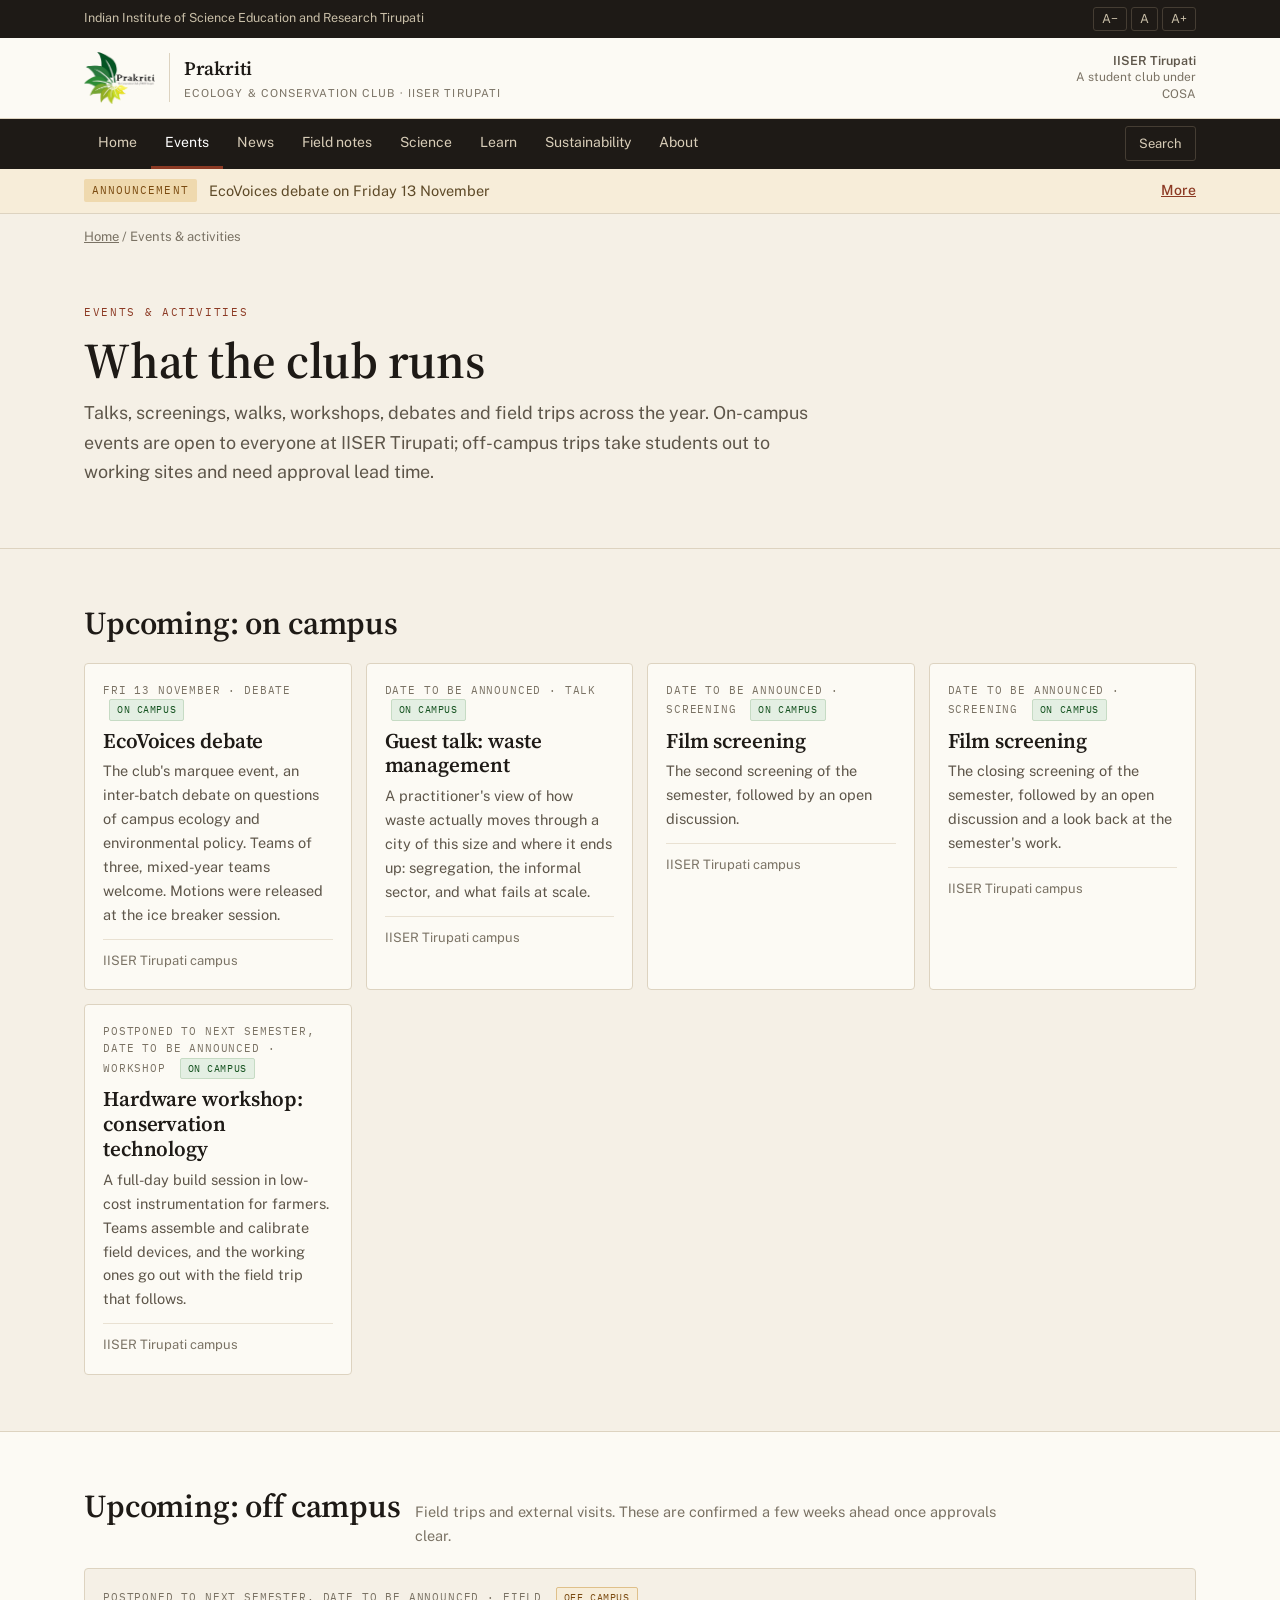
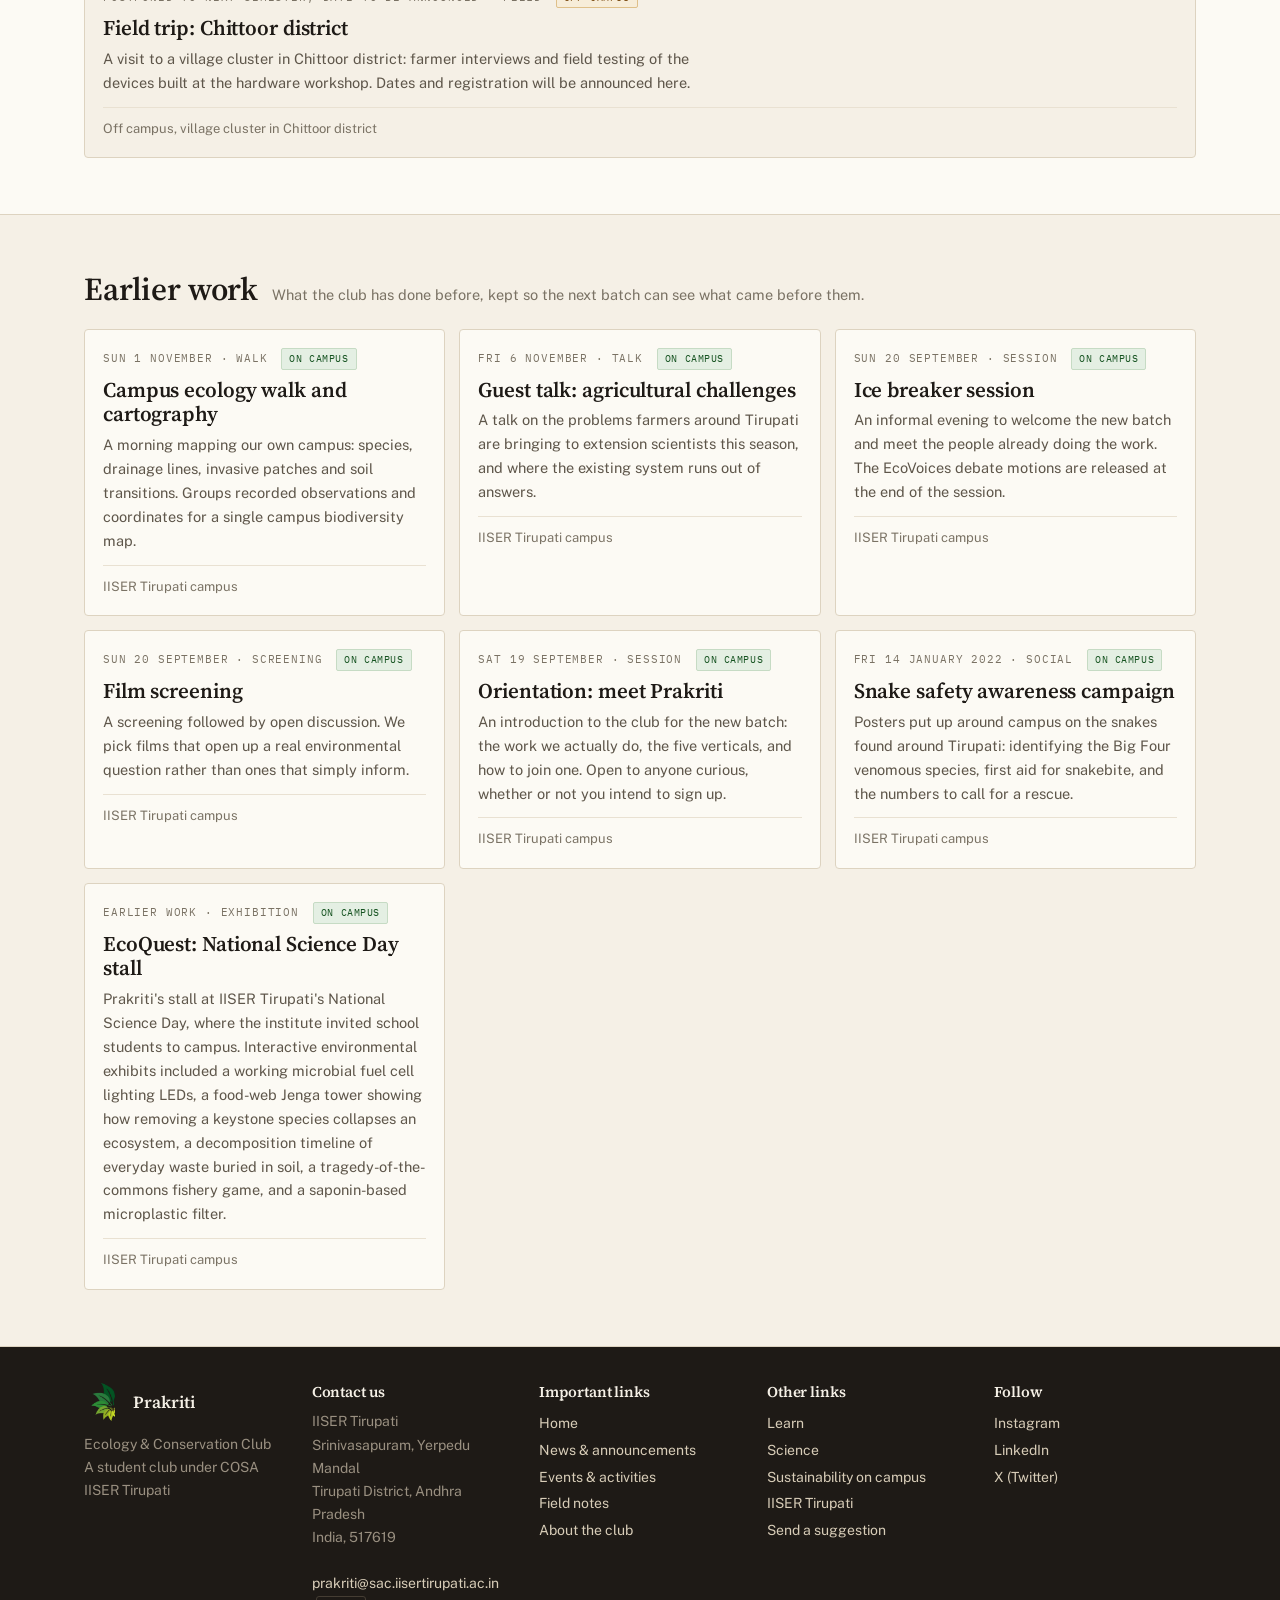
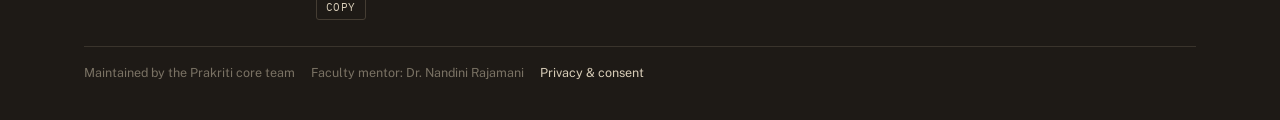
<file: events.html>
<!DOCTYPE html>
<html lang="en">
<head>
<meta charset="utf-8">
<meta name="viewport" content="width=device-width,initial-scale=1">
<title>Events &amp; activities, Prakriti, IISER Tirupati</title>
<meta name="description" content="Talks, screenings, walks, workshops, debates and field trips run by Prakriti, the Ecology and Conservation Club of IISER Tirupati.">
<link rel="icon" href="assets/img/favicon.png">
<link rel="apple-touch-icon" href="assets/img/apple-touch-icon.png">
<link rel="preconnect" href="https://fonts.googleapis.com">
<link rel="preconnect" href="https://fonts.gstatic.com" crossorigin>
<link href="https://fonts.googleapis.com/css2?family=IBM+Plex+Mono&family=Noto+Sans+Telugu:wght@400;600&family=Public+Sans:wght@400;500;600&family=Source+Serif+4:opsz,wght@8..60,600&display=swap" rel="stylesheet">
<link rel="canonical" href="https://prakriti-iisertirupati.github.io/website/events.html">
<meta property="og:type" content="website">
<meta property="og:site_name" content="Prakriti, IISER Tirupati">
<meta property="og:title" content="Events &amp; activities, Prakriti, IISER Tirupati">
<meta property="og:description" content="Talks, screenings, walks, workshops, debates and field trips run by Prakriti, the Ecology and Conservation Club of IISER Tirupati.">
<meta property="og:url" content="https://prakriti-iisertirupati.github.io/website/events.html">
<meta property="og:image" content="https://prakriti-iisertirupati.github.io/website/assets/img/prakriti-card.png">
<meta name="twitter:card" content="summary_large_image">
<link rel="stylesheet" href="assets/css/style.css">
</head>
<body>
<a class="skip" href="#main">Skip to content</a>
<div id="site-header"></div>
<main id="main">
  <div class="wrap"><nav class="crumbs" aria-label="Breadcrumb"><a href="index.html">Home</a> / Events &amp; activities</nav></div>
  <header class="pagehead"><div class="wrap">
    <p class="eyebrow">Events &amp; activities</p>
    <h1>What the club runs</h1>
    <p class="lede">Talks, screenings, walks, workshops, debates and field trips across the year. On-campus events are open to everyone at IISER Tirupati; off-campus trips take students out to working sites and need approval lead time.</p>
  </div></header>

  <section class="section"><div class="wrap">
    <div class="sectionhead"><h2>Upcoming: on campus</h2></div>
    <div class="grid grid--3" id="events-oncampus"></div>
  </div></section>

  <section class="section section--paper"><div class="wrap">
    <div class="sectionhead"><h2>Upcoming: off campus</h2>
      <p>Field trips and external visits. These are confirmed a few weeks ahead once approvals clear.</p></div>
    <div class="grid grid--3" id="events-offcampus"></div>
  </div></section>

  <section class="section"><div class="wrap">
    <div class="sectionhead"><h2>Earlier work</h2>
      <p>What the club has done before, kept so the next batch can see what came before them.</p></div>
    <div class="grid grid--2" id="events-past"></div>
  </div></section>
</main>
<div id="site-footer"></div>
<script src="assets/js/content.js"></script>
<script src="assets/js/site.js"></script>
</body>
</html>
</file>
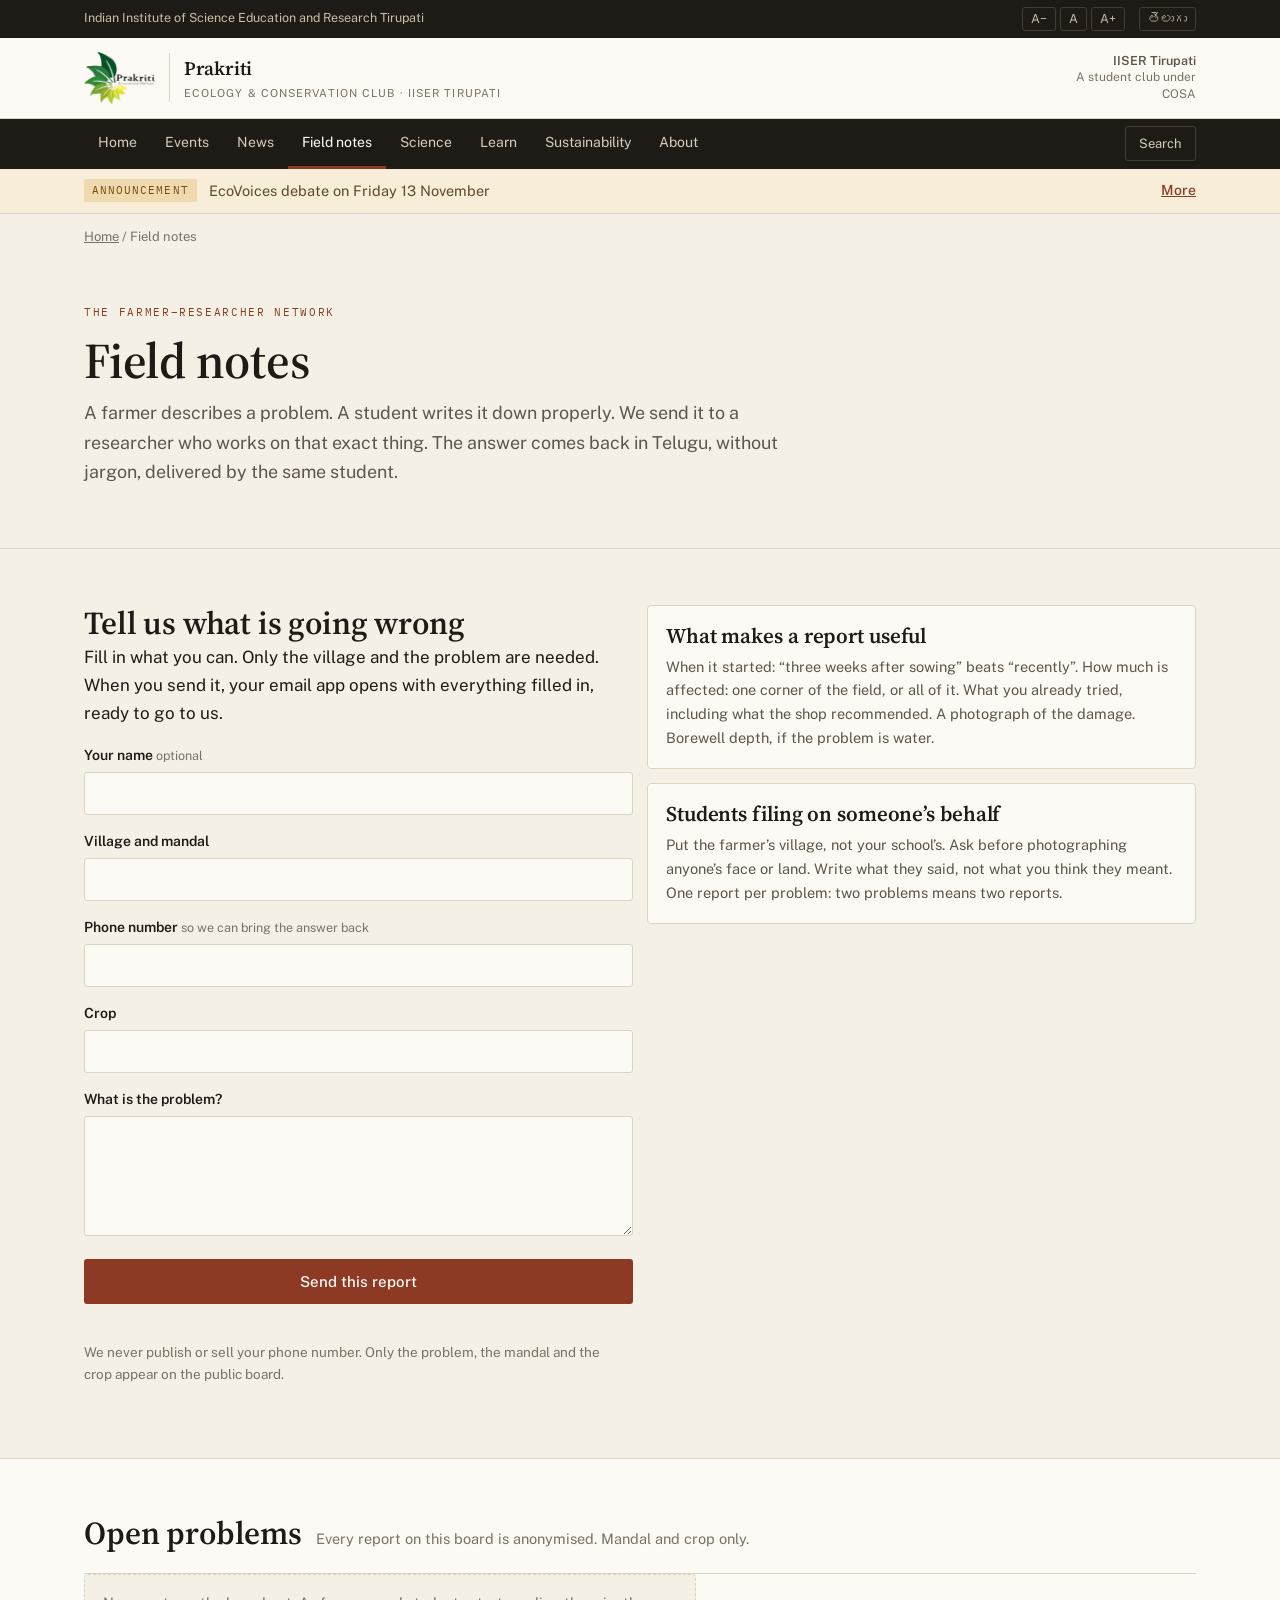
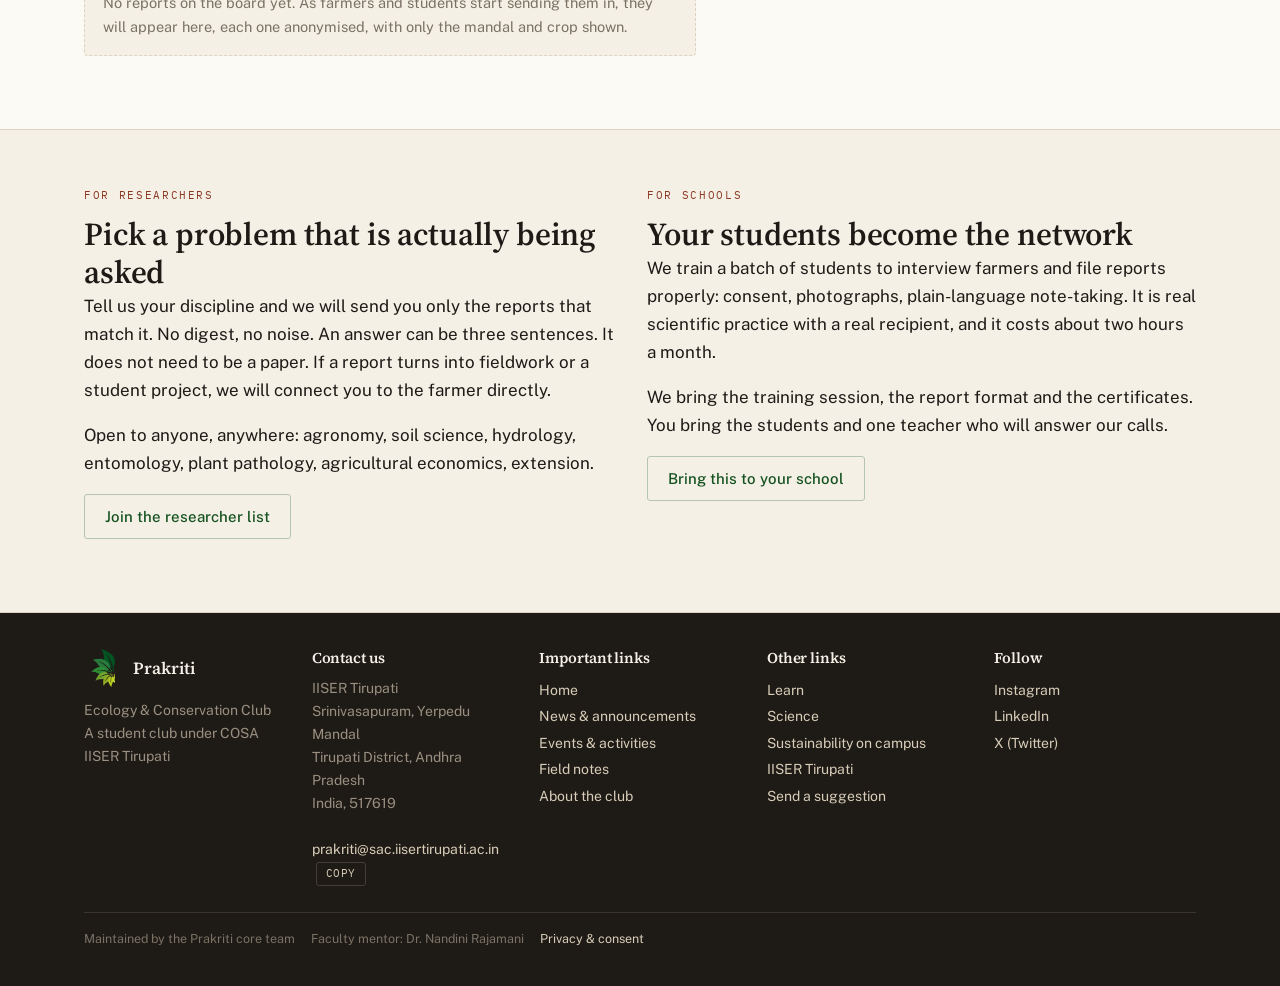
<file: field-notes.html>
<!DOCTYPE html>
<html lang="en">
<head>
<meta charset="utf-8">
<meta name="viewport" content="width=device-width,initial-scale=1">
<title>Field notes, Prakriti, IISER Tirupati</title>
<meta name="description" content="Farmers around Tirupati report problems in their fields. School students file the reports. Researchers answer them.">
<link rel="icon" href="assets/img/favicon.png">
<link rel="apple-touch-icon" href="assets/img/apple-touch-icon.png">
<link rel="preconnect" href="https://fonts.googleapis.com">
<link rel="preconnect" href="https://fonts.gstatic.com" crossorigin>
<link href="https://fonts.googleapis.com/css2?family=IBM+Plex+Mono&family=Noto+Sans+Telugu:wght@400;600&family=Public+Sans:wght@400;500;600&family=Source+Serif+4:opsz,wght@8..60,600&display=swap" rel="stylesheet">
<link rel="canonical" href="https://prakriti-iisertirupati.github.io/website/field-notes.html">
<meta property="og:type" content="website">
<meta property="og:site_name" content="Prakriti, IISER Tirupati">
<meta property="og:title" content="Field notes, Prakriti, IISER Tirupati">
<meta property="og:description" content="Farmers around Tirupati report problems in their fields. School students file the reports. Researchers answer them.">
<meta property="og:url" content="https://prakriti-iisertirupati.github.io/website/field-notes.html">
<meta property="og:image" content="https://prakriti-iisertirupati.github.io/website/assets/img/prakriti-card.png">
<meta name="twitter:card" content="summary_large_image">
<link rel="stylesheet" href="assets/css/style.css">
</head>
<body>
<a class="skip" href="#main">Skip to content</a>
<div id="site-header"></div>

<main id="main">
  <div class="wrap"><nav class="crumbs" aria-label="Breadcrumb"><a href="index.html">Home</a> / Field notes</nav></div>

  <header class="pagehead"><div class="wrap">
    <p class="eyebrow">The farmer&ndash;researcher network</p>
    <h1 class="tr" data-en="Field notes" data-te="పొలం నివేదికలు">Field notes</h1>
    <p class="lede tr" data-en="A farmer describes a problem. A student writes it down properly. We send it to a researcher who works on that exact thing. The answer comes back in Telugu, without jargon, delivered by the same student." data-te="రైతు సమస్యను చెబుతారు. విద్యార్థి దానిని సరిగ్గా నమోదు చేస్తారు. ఆ అంశంపై పని చేసే పరిశోధకుడికి మేము పంపుతాము. సమాధానం తెలుగులో, సులభమైన భాషలో, అదే విద్యార్థి ద్వారా తిరిగి వస్తుంది.">A farmer describes a problem. A student writes it down properly. We send it to a researcher who works on that exact thing. The answer comes back in Telugu, without jargon, delivered by the same student.</p>
  </div></header>

  <section class="section" id="report"><div class="wrap">
    <div class="grid grid--2">
      <div>
        <h2 class="tr" data-en="Tell us what is going wrong" data-te="ఏమి సమస్య ఉందో చెప్పండి">Tell us what is going wrong</h2>
        <p class="tr" data-en="Fill in what you can. Only the village and the problem are needed. When you send it, your email app opens with everything filled in, ready to go to us." data-te="మీకు తెలిసినది నింపండి. గ్రామం, సమస్య మాత్రమే అవసరం. పంపినప్పుడు, మీ ఇమెయిల్ యాప్ అన్ని వివరాలతో తెరుచుకుంటుంది.">Fill in what you can. Only the village and the problem are needed. When you send it, your email app opens with everything filled in, ready to go to us.</p>

        <form id="reportForm" novalidate>
          <div class="field">
            <label for="f_name" class="tr" data-en="Your name <span class='opt'>optional</span>" data-te="మీ పేరు <span class='opt'>ఐచ్ఛికం</span>">Your name <span class="opt">optional</span></label>
            <input id="f_name" name="name" autocomplete="name">
          </div>
          <div class="field">
            <label for="f_place" class="tr" data-en="Village and mandal" data-te="గ్రామం, మండలం">Village and mandal</label>
            <input id="f_place" name="place" required>
          </div>
          <div class="field">
            <label for="f_phone" class="tr" data-en="Phone number <span class='opt'>so we can bring the answer back</span>" data-te="ఫోన్ నంబర్ <span class='opt'>సమాధానం చెప్పడానికి</span>">Phone number <span class="opt">so we can bring the answer back</span></label>
            <input id="f_phone" name="phone" type="tel" inputmode="numeric" autocomplete="tel">
          </div>
          <div class="field">
            <label for="f_crop" class="tr" data-en="Crop" data-te="పంట">Crop</label>
            <input id="f_crop" name="crop" list="crops">
            <datalist id="crops">
              <option value="Groundnut"><option value="Paddy"><option value="Mango"><option value="Tomato">
              <option value="Sugarcane"><option value="Bengal gram"><option value="Cotton"><option value="Millets">
            </datalist>
          </div>
          <div class="field">
            <label for="f_problem" class="tr" data-en="What is the problem?" data-te="సమస్య ఏమిటి?">What is the problem?</label>
            <textarea id="f_problem" name="problem" required></textarea>
          </div>
          <p><button type="button" class="btn btn--primary btn--wide tr" id="sendBtn" data-en="Send this report" data-te="ఈ నివేదికను పంపండి">Send this report</button></p>
          <p class="status" id="status" role="status" aria-live="polite"></p>
          <p class="formnote tr" data-en="We never publish or sell your phone number. Only the problem, the mandal and the crop appear on the public board." data-te="మీ ఫోన్ నంబర్‌ను మేము ఎప్పుడూ ప్రచురించము. సమస్య, మండలం, పంట మాత్రమే బహిరంగంగా కనిపిస్తాయి.">We never publish or sell your phone number. Only the problem, the mandal and the crop appear on the public board.</p>
        </form>
      </div>

      <div>
        <article class="card" style="margin-bottom:14px">
          <h3>What makes a report useful</h3>
          <p>When it started: &ldquo;three weeks after sowing&rdquo; beats &ldquo;recently&rdquo;. How much is affected: one corner of the field, or all of it. What you already tried, including what the shop recommended. A photograph of the damage. Borewell depth, if the problem is water.</p>
        </article>
        <article class="card">
          <h3>Students filing on someone&rsquo;s behalf</h3>
          <p>Put the farmer&rsquo;s village, not your school&rsquo;s. Ask before photographing anyone&rsquo;s face or land. Write what they said, not what you think they meant. One report per problem: two problems means two reports.</p>
        </article>
      </div>
    </div>
  </div></section>

  <section class="section section--paper"><div class="wrap">
    <div class="sectionhead"><h2>Open problems</h2>
      <p>Every report on this board is anonymised. Mandal and crop only.</p></div>
    <div class="board" id="reports-board"></div>
  </div></section>

  <section class="section" id="researchers"><div class="wrap">
    <div class="grid grid--2">
      <div>
        <p class="eyebrow">For researchers</p>
        <h2>Pick a problem that is actually being asked</h2>
        <p>Tell us your discipline and we will send you only the reports that match it. No digest, no noise. An answer can be three sentences. It does not need to be a paper. If a report turns into fieldwork or a student project, we will connect you to the farmer directly.</p>
        <p>Open to anyone, anywhere: agronomy, soil science, hydrology, entomology, plant pathology, agricultural economics, extension.</p>
        <p><a class="btn btn--secondary" id="res-link" href="#">Join the researcher list</a></p>
      </div>
      <div>
        <p class="eyebrow">For schools</p>
        <h2>Your students become the network</h2>
        <p>We train a batch of students to interview farmers and file reports properly: consent, photographs, plain-language note-taking. It is real scientific practice with a real recipient, and it costs about two hours a month.</p>
        <p>We bring the training session, the report format and the certificates. You bring the students and one teacher who will answer our calls.</p>
        <p><a class="btn btn--secondary" id="sch-link" href="#">Bring this to your school</a></p>
      </div>
    </div>
  </div></section>
</main>

<div id="site-footer"></div>
<script src="assets/js/content.js"></script>
<script src="assets/js/site.js"></script>
<script>
document.addEventListener("DOMContentLoaded", function () {
  var te = false, btn = document.getElementById("langbtn");
  if (btn) btn.addEventListener("click", function () {
    te = !te;
    btn.textContent = te ? "English" : "తెలుగు";
    btn.setAttribute("lang", te ? "en" : "te");
    document.querySelectorAll(".tr").forEach(function (n) {
      var v = te ? n.dataset.te : n.dataset.en;
      if (v) { n.innerHTML = v; n.setAttribute("lang", te ? "te" : "en"); }
    });
  });

  document.getElementById("res-link").href =
    "mailto:" + SITE.email + "?subject=" + encodeURIComponent("Researcher: Prakriti field notes");
  document.getElementById("sch-link").href =
    "mailto:" + SITE.email + "?subject=" + encodeURIComponent("School partnership: Prakriti field notes");

  var form = document.getElementById("reportForm"), st = document.getElementById("status");
  function say(m, tone) { st.textContent = m; st.dataset.tone = tone || ""; }

  document.getElementById("sendBtn").addEventListener("click", function () {
    var place = form.place.value.trim(), problem = form.problem.value.trim();
    if (!place)   return say(te ? "గ్రామం, మండలం రాయండి." : "Add the village and mandal.", "err");
    if (!problem) return say(te ? "సమస్యను రాయండి." : "Describe the problem before sending.", "err");

    var body = "New field report: Prakriti\n\n" +
      "Village/mandal: " + place + "\n" +
      (form.name.value.trim()  ? "Name: "  + form.name.value.trim()  + "\n" : "") +
      (form.phone.value.trim() ? "Phone: " + form.phone.value.trim() + "\n" : "") +
      (form.crop.value.trim()  ? "Crop: "  + form.crop.value.trim()  + "\n" : "") +
      "\nProblem:\n" + problem + "\n\nIf you have a photo of the damage, please attach it to this email before sending.";
    window.location.href = "mailto:" + SITE.email +
      "?subject=" + encodeURIComponent("Field report: " + place) +
      "&body=" + encodeURIComponent(body);
    say(te ? "మీ ఇమెయిల్ యాప్ తెరుచుకుంటుంది, అక్కడ పంపండి, ఫోటో ఉంటే జతచేయండి."
           : "Your email app is opening with the report ready. Press send there, and attach a photo if you have one.", "ok");
  });
});
</script>
</body>
</html>
</file>
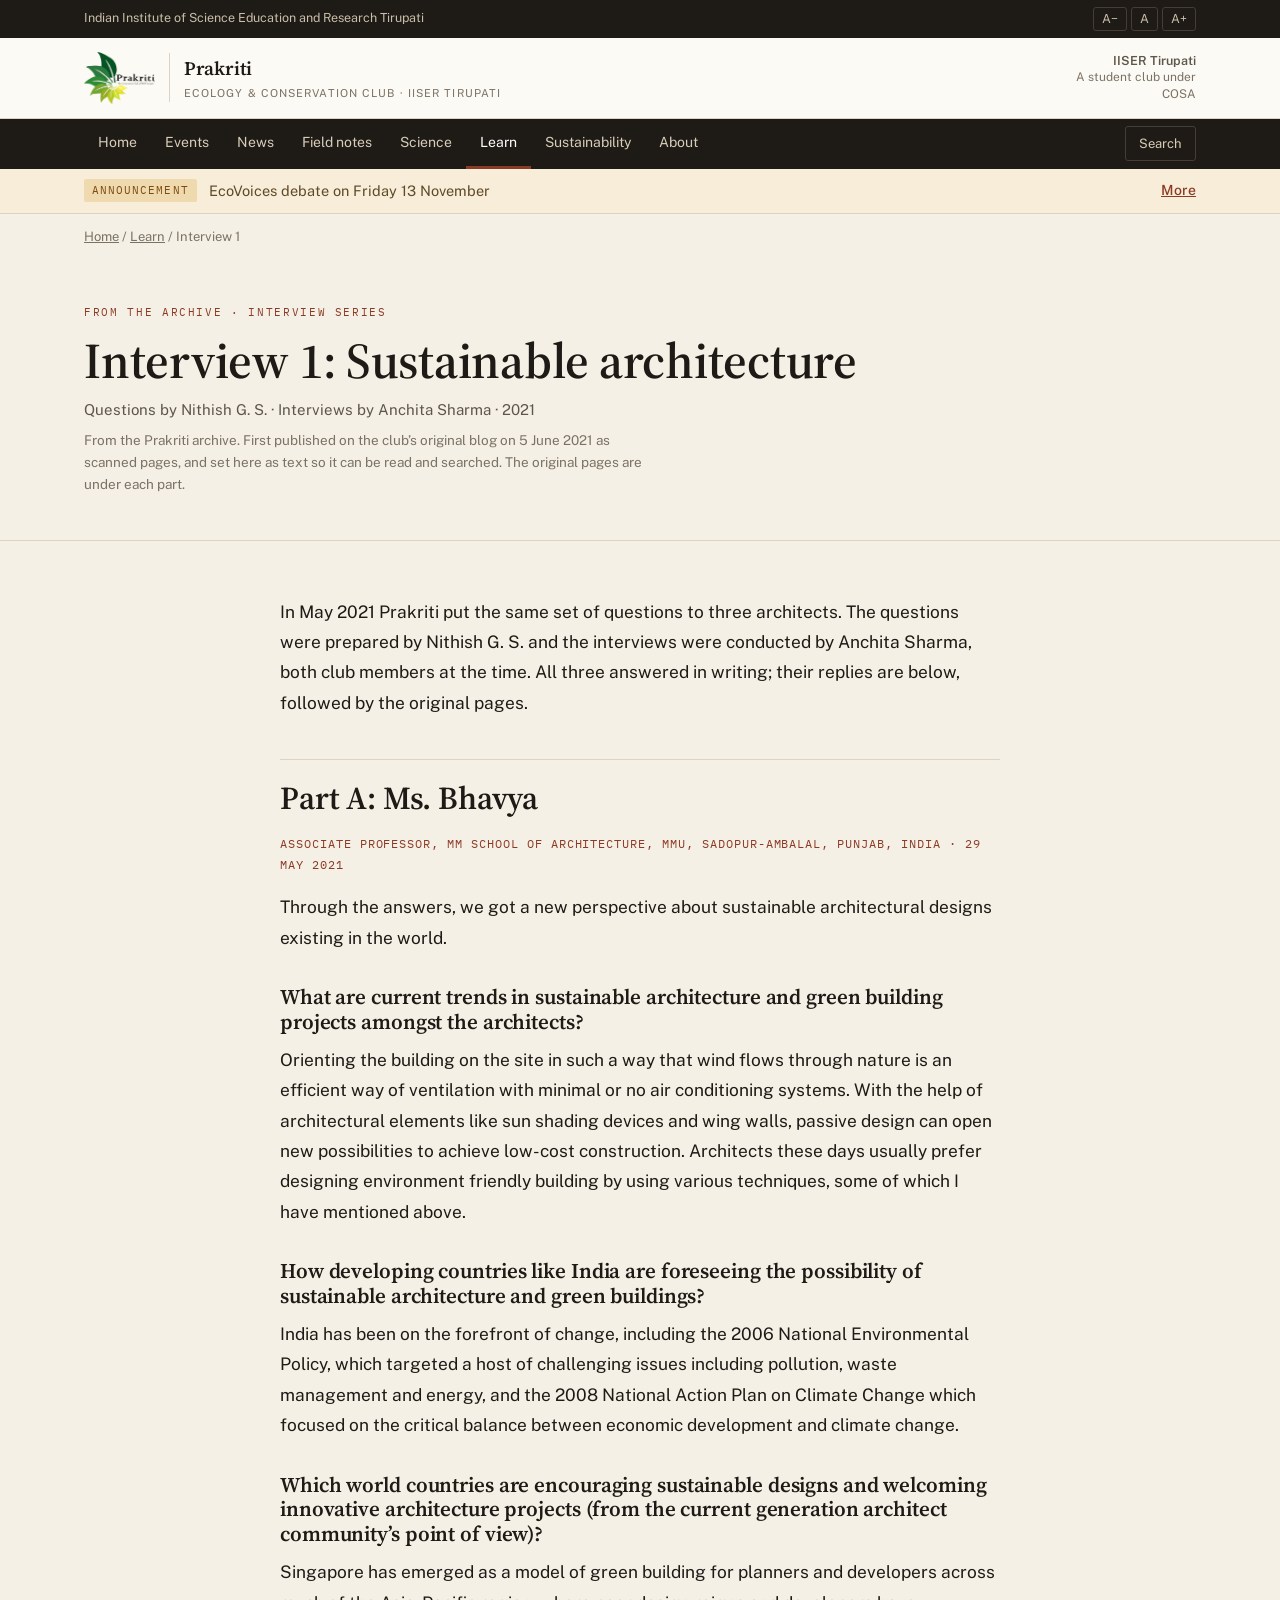
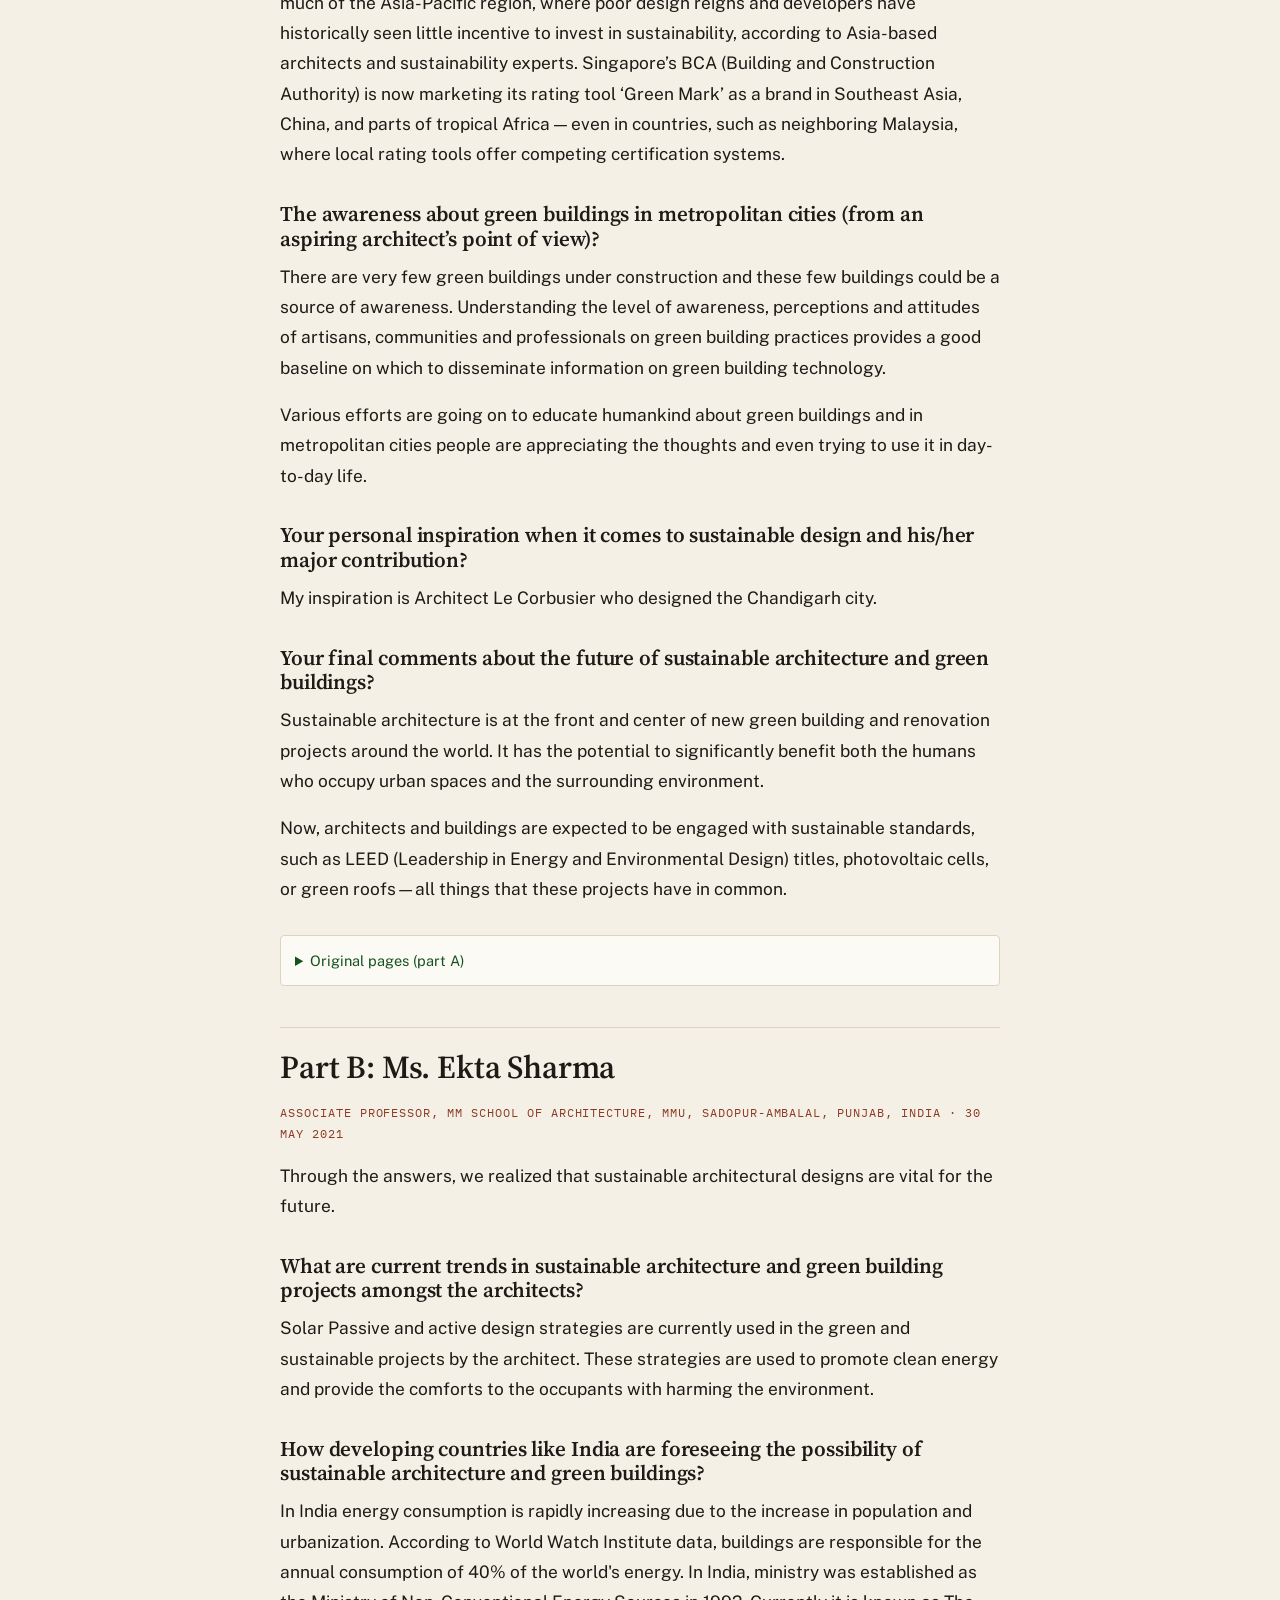
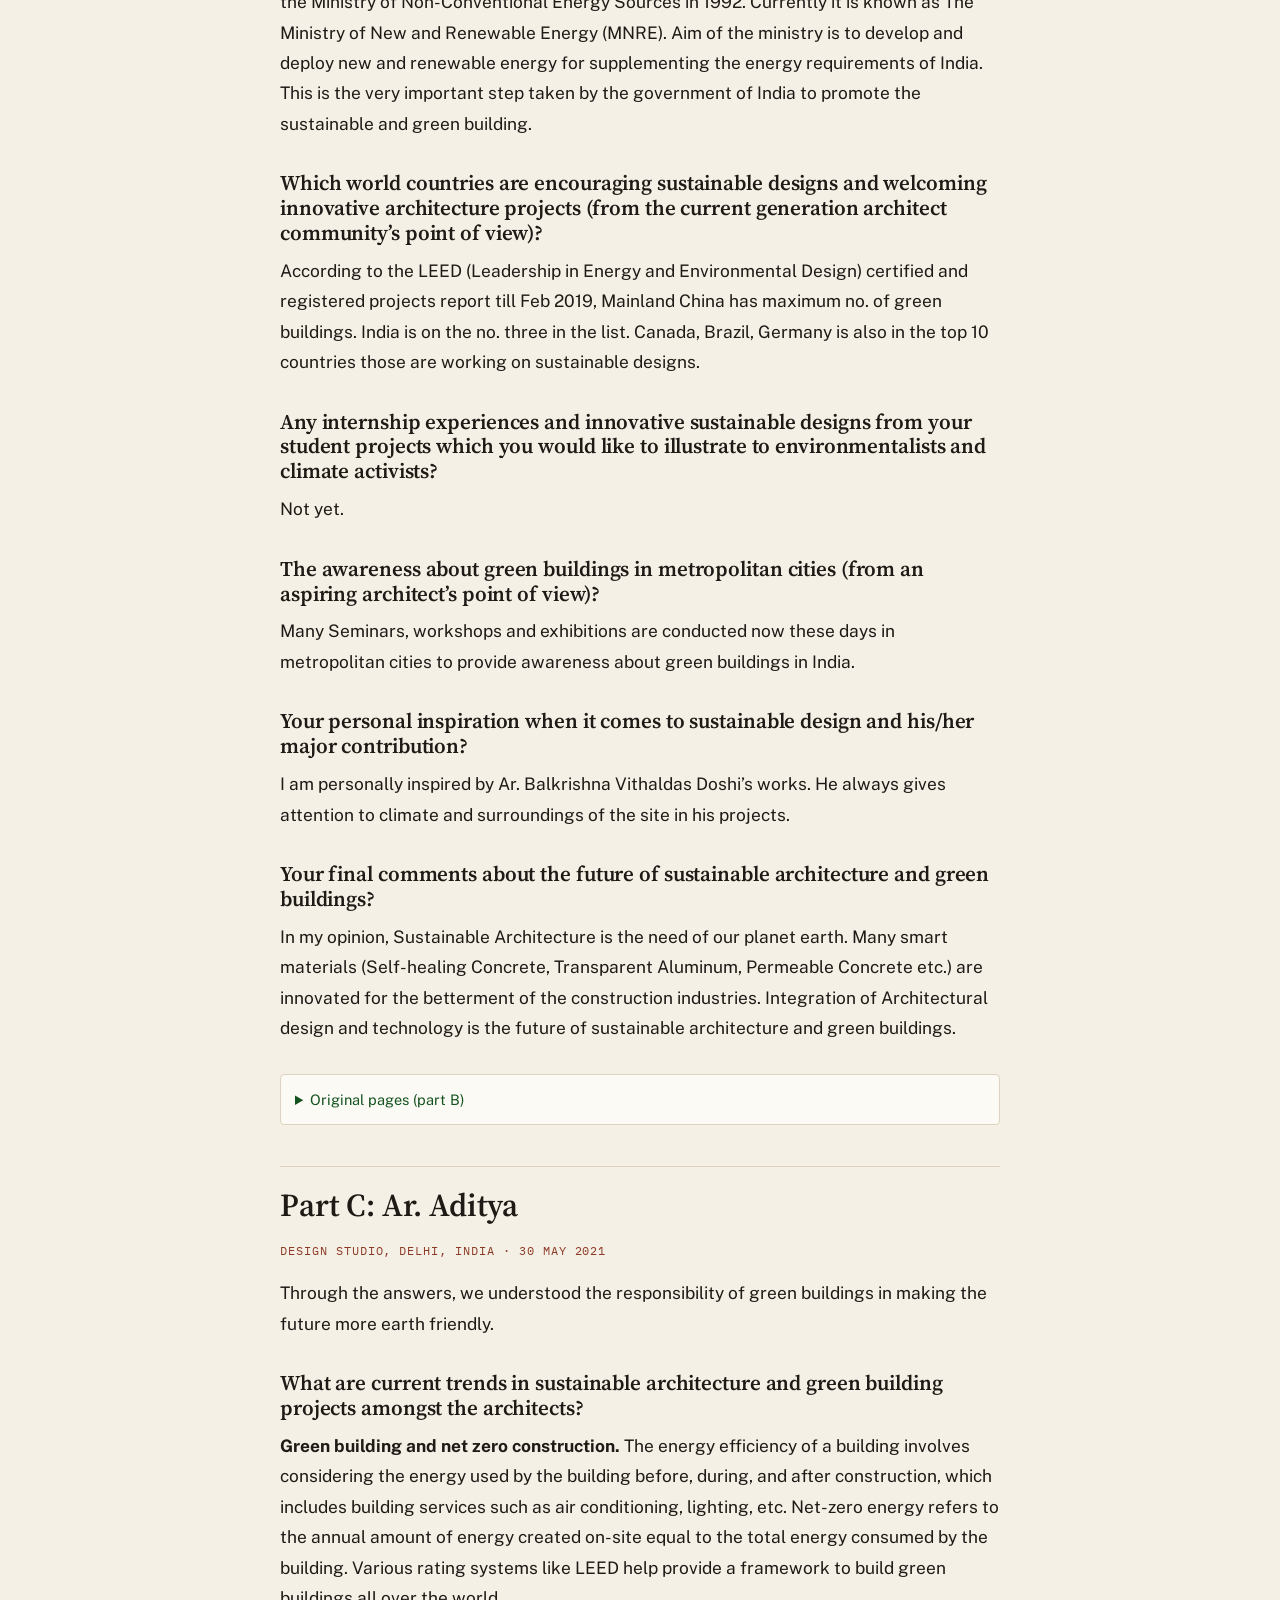
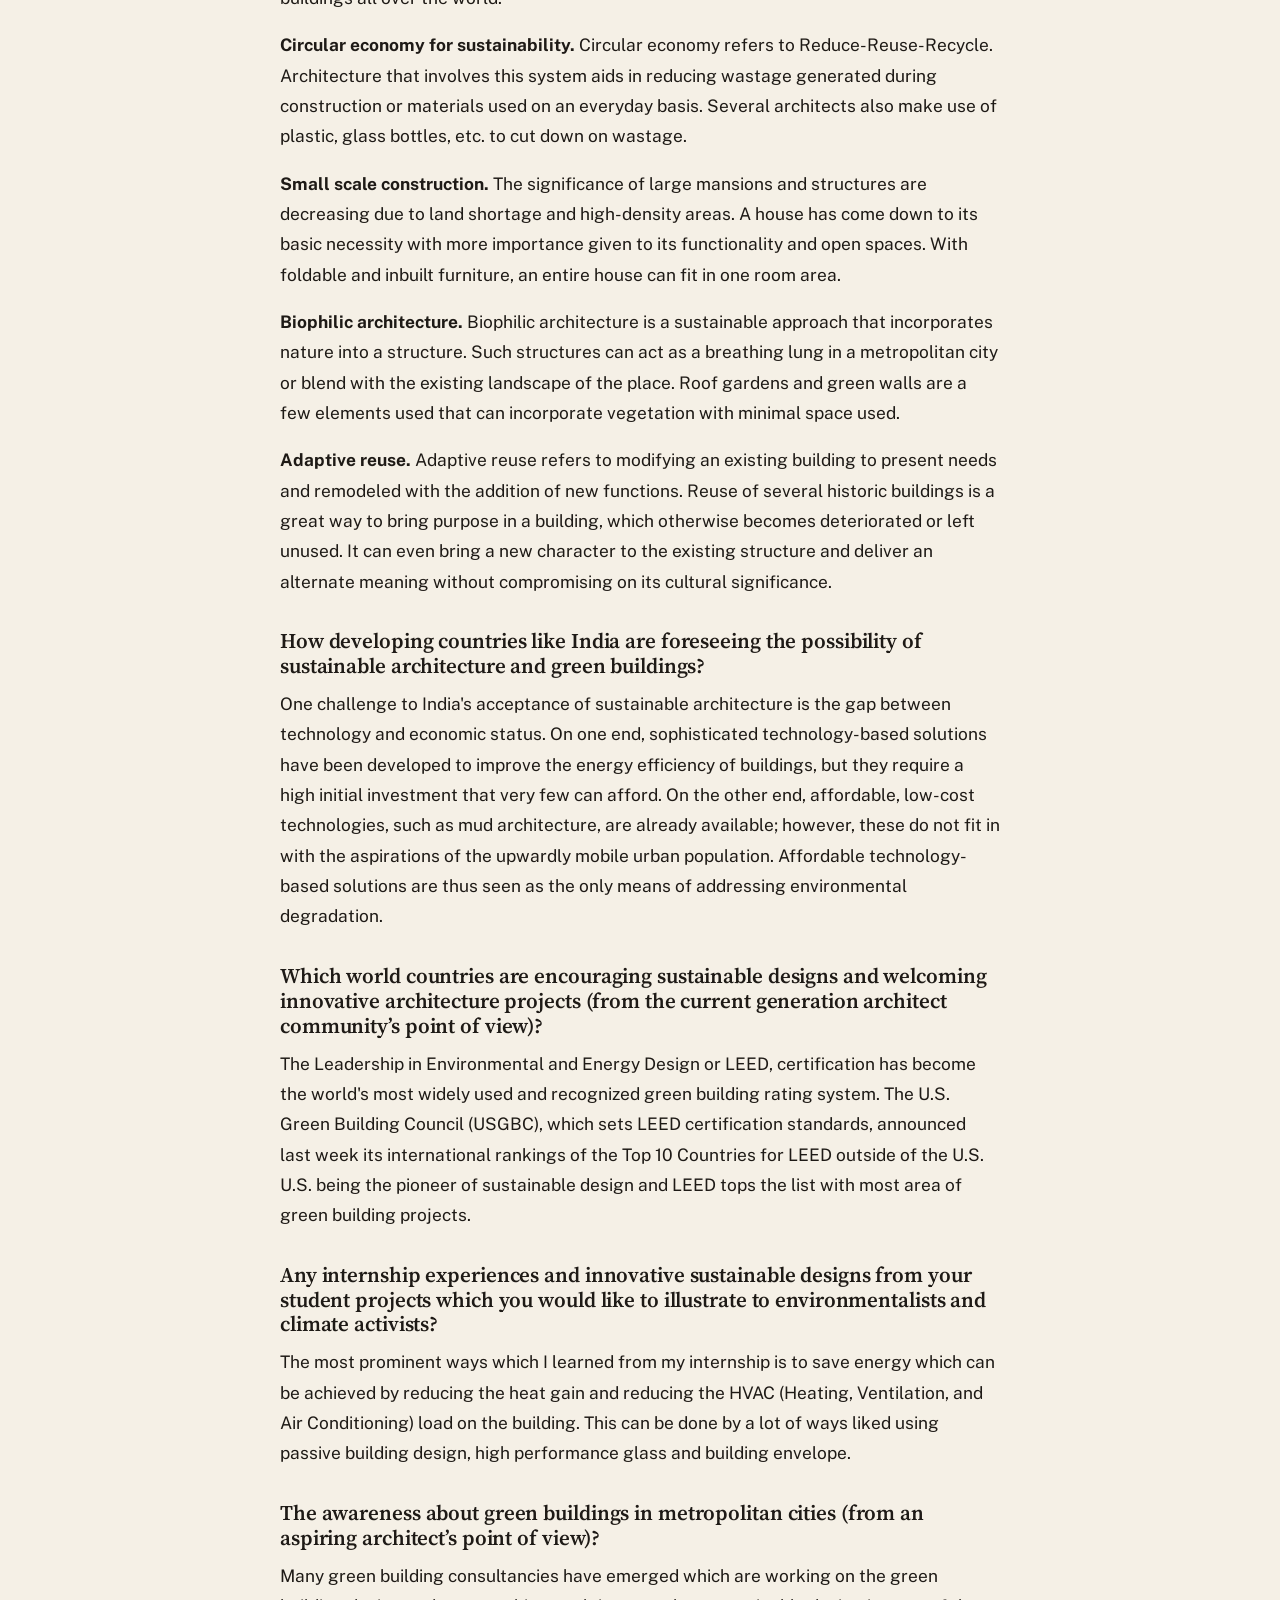
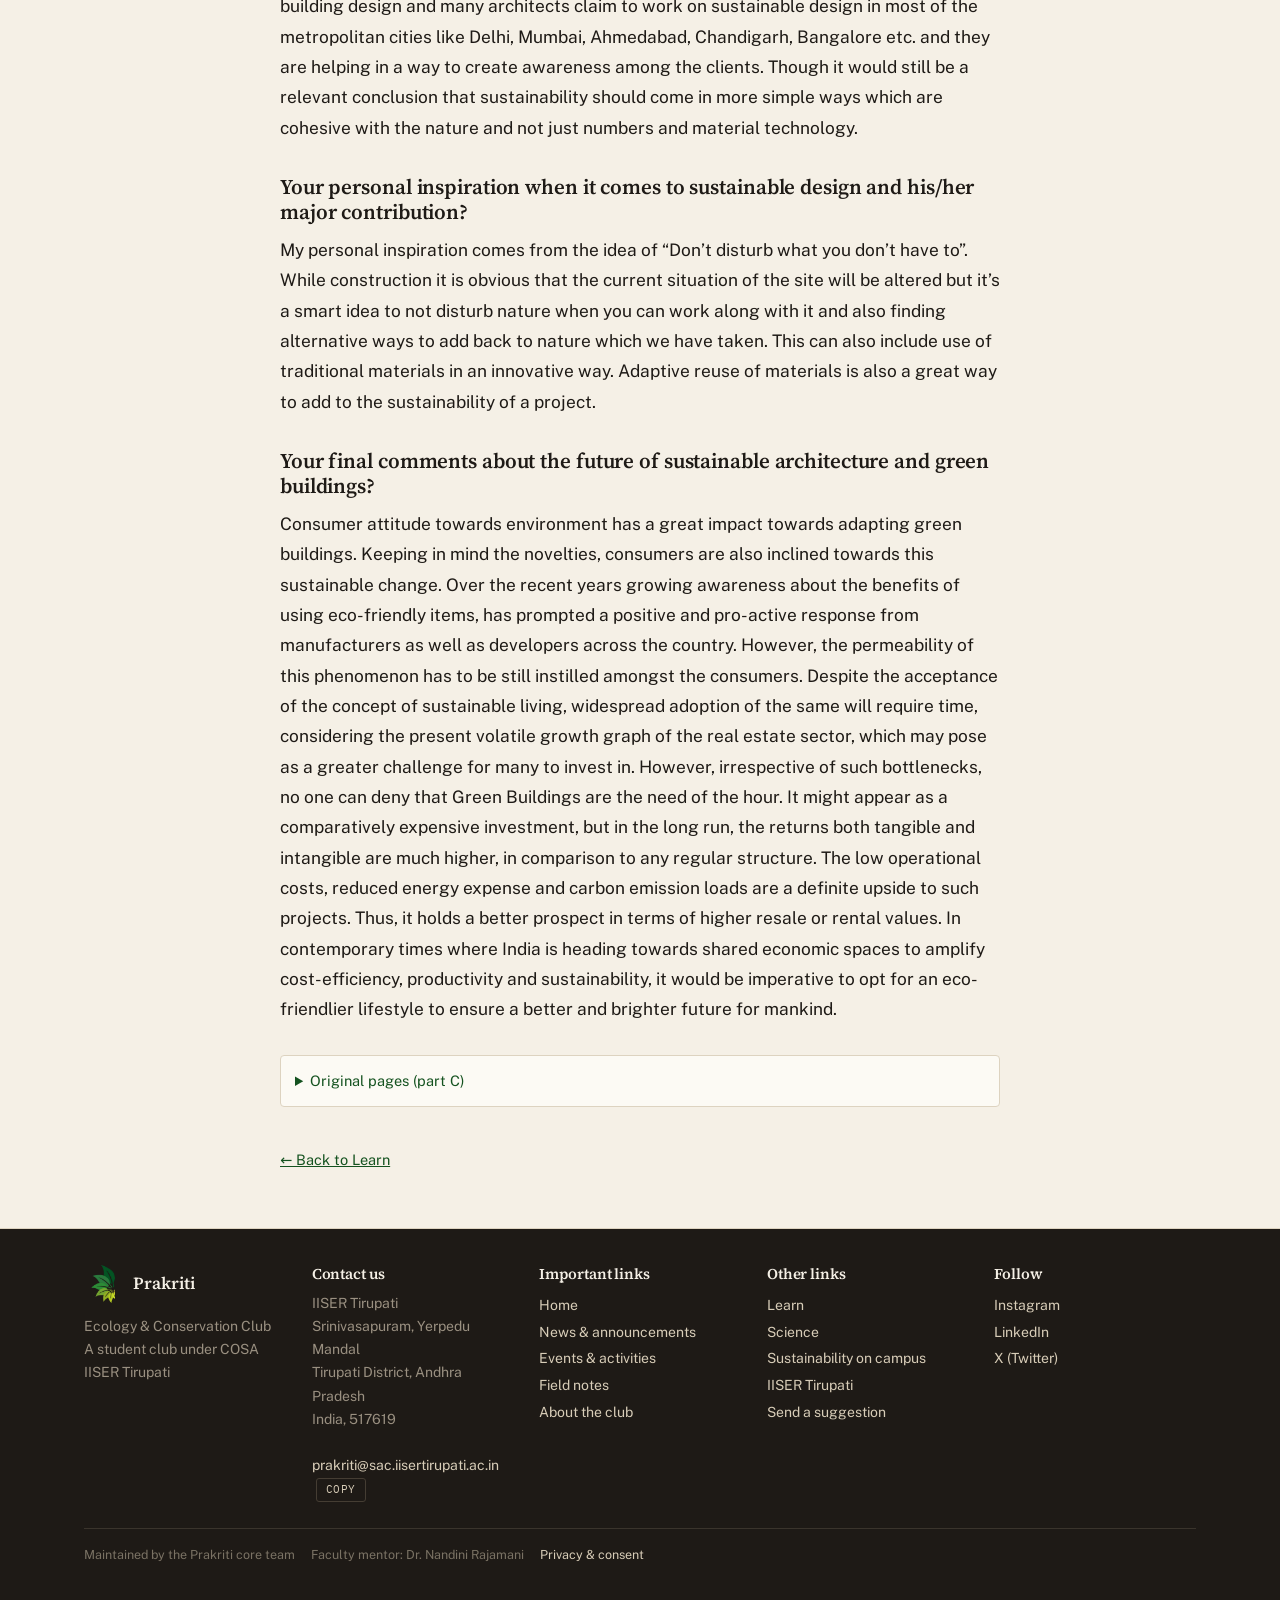
<file: interview-sustainable-architecture.html>
<!DOCTYPE html>
<html lang="en">
<head>
<meta charset="utf-8">
<meta name="viewport" content="width=device-width,initial-scale=1">
<title>Interview 1: Sustainable architecture, Prakriti, IISER Tirupati</title>
<meta name="description" content="Three architects answer the same questions on sustainable architecture and green buildings. Prakriti's 2021 written interview series.">
<link rel="icon" href="assets/img/favicon.png">
<link rel="apple-touch-icon" href="assets/img/apple-touch-icon.png">
<link rel="preconnect" href="https://fonts.googleapis.com">
<link rel="preconnect" href="https://fonts.gstatic.com" crossorigin>
<link href="https://fonts.googleapis.com/css2?family=IBM+Plex+Mono&family=Noto+Sans+Telugu:wght@400;600&family=Public+Sans:wght@400;500;600&family=Source+Serif+4:opsz,wght@8..60,600&display=swap" rel="stylesheet">
<link rel="canonical" href="https://prakriti-iisertirupati.github.io/website/interview-sustainable-architecture.html">
<meta property="og:type" content="article">
<meta property="og:site_name" content="Prakriti, IISER Tirupati">
<meta property="og:title" content="Interview 1: Sustainable architecture, Prakriti, IISER Tirupati">
<meta property="og:description" content="Three architects answer the same questions on sustainable architecture and green buildings. Prakriti's 2021 written interview series.">
<meta property="og:url" content="https://prakriti-iisertirupati.github.io/website/interview-sustainable-architecture.html">
<meta property="og:image" content="https://prakriti-iisertirupati.github.io/website/assets/img/prakriti-card.png">
<meta name="twitter:card" content="summary_large_image">
<link rel="stylesheet" href="assets/css/style.css">
</head>
<body data-nav="learn.html">
<a class="skip" href="#main">Skip to content</a>
<div id="site-header"></div>
<main id="main">
  <div class="wrap"><nav class="crumbs" aria-label="Breadcrumb"><a href="index.html">Home</a> / <a href="learn.html">Learn</a> / Interview 1</nav></div>
  <header class="pagehead"><div class="wrap">
    <p class="eyebrow">From the archive &middot; Interview series</p>
    <h1>Interview 1: Sustainable architecture</h1>
    <p class="art-byline">Questions by Nithish G. S. &middot; Interviews by Anchita Sharma &middot; 2021</p>
    <p class="art-note">From the Prakriti archive. First published on the club&rsquo;s original blog on 5 June 2021 as scanned pages, and set here as text so it can be read and searched. The original pages are under each part.</p>
  </div></header>

  <section class="section"><div class="wrap">
    <article class="prose">
      <p>In May 2021 Prakriti put the same set of questions to three architects. The questions were prepared by Nithish G. S. and the interviews were conducted by Anchita Sharma, both club members at the time. All three answered in writing; their replies are below, followed by the original pages.</p>
      <h2 id="part-a">Part A: Ms. Bhavya</h2>
      <p class="art-part">Associate Professor, MM School of Architecture, MMU, Sadopur-Ambalal, Punjab, India &middot; 29 May 2021</p>
      <p>Through the answers, we got a new perspective about sustainable architectural designs existing in the world.</p>
      <h3>What are current trends in sustainable architecture and green building projects amongst the architects?</h3>
      <p>Orienting the building on the site in such a way that wind flows through nature is an efficient way of ventilation with minimal or no air conditioning systems. With the help of architectural elements like sun shading devices and wing walls, passive design can open new possibilities to achieve low-cost construction. Architects these days usually prefer designing environment friendly building by using various techniques, some of which I have mentioned above.</p>
      <h3>How developing countries like India are foreseeing the possibility of sustainable architecture and green buildings?</h3>
      <p>India has been on the forefront of change, including the 2006 National Environmental Policy, which targeted a host of challenging issues including pollution, waste management and energy, and the 2008 National Action Plan on Climate Change which focused on the critical balance between economic development and climate change.</p>
      <h3>Which world countries are encouraging sustainable designs and welcoming innovative architecture projects (from the current generation architect community&rsquo;s point of view)?</h3>
      <p>Singapore has emerged as a model of green building for planners and developers across much of the Asia-Pacific region, where poor design reigns and developers have historically seen little incentive to invest in sustainability, according to Asia-based architects and sustainability experts. Singapore&rsquo;s BCA (Building and Construction Authority) is now marketing its rating tool &lsquo;Green Mark&rsquo; as a brand in Southeast Asia, China, and parts of tropical Africa &mdash; even in countries, such as neighboring Malaysia, where local rating tools offer competing certification systems.</p>
      <h3>The awareness about green buildings in metropolitan cities (from an aspiring architect&rsquo;s point of view)?</h3>
      <p>There are very few green buildings under construction and these few buildings could be a source of awareness. Understanding the level of awareness, perceptions and attitudes of artisans, communities and professionals on green building practices provides a good baseline on which to disseminate information on green building technology.</p>
      <p>Various efforts are going on to educate humankind about green buildings and in metropolitan cities people are appreciating the thoughts and even trying to use it in day-to-day life.</p>
      <h3>Your personal inspiration when it comes to sustainable design and his/her major contribution?</h3>
      <p>My inspiration is Architect Le Corbusier who designed the Chandigarh city.</p>
      <h3>Your final comments about the future of sustainable architecture and green buildings?</h3>
      <p>Sustainable architecture is at the front and center of new green building and renovation projects around the world. It has the potential to significantly benefit both the humans who occupy urban spaces and the surrounding environment.</p>
      <p>Now, architects and buildings are expected to be engaged with sustainable standards, such as LEED (Leadership in Energy and Environmental Design) titles, photovoltaic cells, or green roofs&mdash;all things that these projects have in common.</p>
      <details class="art-scans"><summary>Original pages (part A)</summary>
        <figure class="art-fig art-scan"><img src="assets/img/archive/4805aef7f3754d65ab644274a48fda36-0001.jpg" alt="Scan of interview 1 part A, page 1" loading="lazy"><figcaption>Part A, page 1</figcaption></figure>
        <figure class="art-fig art-scan"><img src="assets/img/archive/4805aef7f3754d65ab644274a48fda36-0002.jpg" alt="Scan of interview 1 part A, page 2" loading="lazy"><figcaption>Part A, page 2</figcaption></figure>
        <p><a class="btn btn--secondary" href="assets/docs/written_interview_-_1a_-_sustainable_architechture-2-1.pdf" download>Download part A (PDF)</a></p>
      </details>
      <h2 id="part-b">Part B: Ms. Ekta Sharma</h2>
      <p class="art-part">Associate Professor, MM School of Architecture, MMU, Sadopur-Ambalal, Punjab, India &middot; 30 May 2021</p>
      <p>Through the answers, we realized that sustainable architectural designs are vital for the future.</p>
      <h3>What are current trends in sustainable architecture and green building projects amongst the architects?</h3>
      <p>Solar Passive and active design strategies are currently used in the green and sustainable projects by the architect. These strategies are used to promote clean energy and provide the comforts to the occupants with harming the environment.</p>
      <h3>How developing countries like India are foreseeing the possibility of sustainable architecture and green buildings?</h3>
      <p>In India energy consumption is rapidly increasing due to the increase in population and urbanization. According to World Watch Institute data, buildings are responsible for the annual consumption of 40% of the world's energy. In India, ministry was established as the Ministry of Non-Conventional Energy Sources in 1992. Currently it is known as The Ministry of New and Renewable Energy (MNRE). Aim of the ministry is to develop and deploy new and renewable energy for supplementing the energy requirements of India. This is the very important step taken by the government of India to promote the sustainable and green building.</p>
      <h3>Which world countries are encouraging sustainable designs and welcoming innovative architecture projects (from the current generation architect community&rsquo;s point of view)?</h3>
      <p>According to the LEED (Leadership in Energy and Environmental Design) certified and registered projects report till Feb 2019, Mainland China has maximum no. of green buildings. India is on the no. three in the list. Canada, Brazil, Germany is also in the top 10 countries those are working on sustainable designs.</p>
      <h3>Any internship experiences and innovative sustainable designs from your student projects which you would like to illustrate to environmentalists and climate activists?</h3>
      <p>Not yet.</p>
      <h3>The awareness about green buildings in metropolitan cities (from an aspiring architect&rsquo;s point of view)?</h3>
      <p>Many Seminars, workshops and exhibitions are conducted now these days in metropolitan cities to provide awareness about green buildings in India.</p>
      <h3>Your personal inspiration when it comes to sustainable design and his/her major contribution?</h3>
      <p>I am personally inspired by Ar. Balkrishna Vithaldas Doshi&rsquo;s works. He always gives attention to climate and surroundings of the site in his projects.</p>
      <h3>Your final comments about the future of sustainable architecture and green buildings?</h3>
      <p>In my opinion, Sustainable Architecture is the need of our planet earth. Many smart materials (Self-healing Concrete, Transparent Aluminum, Permeable Concrete etc.) are innovated for the betterment of the construction industries. Integration of Architectural design and technology is the future of sustainable architecture and green buildings.</p>
      <details class="art-scans"><summary>Original pages (part B)</summary>
        <figure class="art-fig art-scan"><img src="assets/img/archive/written-interview-1b-sustainable-architechture_page-0001.jpg" alt="Scan of interview 1 part B, page 1" loading="lazy"><figcaption>Part B, page 1</figcaption></figure>
        <figure class="art-fig art-scan"><img src="assets/img/archive/written-interview-1b-sustainable-architechture_page-0002.jpg" alt="Scan of interview 1 part B, page 2" loading="lazy"><figcaption>Part B, page 2</figcaption></figure>
        <p><a class="btn btn--secondary" href="assets/docs/written-interview-1b-sustainable-architechture-1.pdf" download>Download part B (PDF)</a></p>
      </details>
      <h2 id="part-c">Part C: Ar. Aditya</h2>
      <p class="art-part">Design studio, Delhi, India &middot; 30 May 2021</p>
      <p>Through the answers, we understood the responsibility of green buildings in making the future more earth friendly.</p>
      <h3>What are current trends in sustainable architecture and green building projects amongst the architects?</h3>
      <p><b>Green building and net zero construction.</b> The energy efficiency of a building involves considering the energy used by the building before, during, and after construction, which includes building services such as air conditioning, lighting, etc. Net-zero energy refers to the annual amount of energy created on-site equal to the total energy consumed by the building. Various rating systems like LEED help provide a framework to build green buildings all over the world.</p>
      <p><b>Circular economy for sustainability.</b> Circular economy refers to Reduce-Reuse-Recycle. Architecture that involves this system aids in reducing wastage generated during construction or materials used on an everyday basis. Several architects also make use of plastic, glass bottles, etc. to cut down on wastage.</p>
      <p><b>Small scale construction.</b> The significance of large mansions and structures are decreasing due to land shortage and high-density areas. A house has come down to its basic necessity with more importance given to its functionality and open spaces. With foldable and inbuilt furniture, an entire house can fit in one room area.</p>
      <p><b>Biophilic architecture.</b> Biophilic architecture is a sustainable approach that incorporates nature into a structure. Such structures can act as a breathing lung in a metropolitan city or blend with the existing landscape of the place. Roof gardens and green walls are a few elements used that can incorporate vegetation with minimal space used.</p>
      <p><b>Adaptive reuse.</b> Adaptive reuse refers to modifying an existing building to present needs and remodeled with the addition of new functions. Reuse of several historic buildings is a great way to bring purpose in a building, which otherwise becomes deteriorated or left unused. It can even bring a new character to the existing structure and deliver an alternate meaning without compromising on its cultural significance.</p>
      <h3>How developing countries like India are foreseeing the possibility of sustainable architecture and green buildings?</h3>
      <p>One challenge to India's acceptance of sustainable architecture is the gap between technology and economic status. On one end, sophisticated technology-based solutions have been developed to improve the energy efficiency of buildings, but they require a high initial investment that very few can afford. On the other end, affordable, low-cost technologies, such as mud architecture, are already available; however, these do not fit in with the aspirations of the upwardly mobile urban population. Affordable technology-based solutions are thus seen as the only means of addressing environmental degradation.</p>
      <h3>Which world countries are encouraging sustainable designs and welcoming innovative architecture projects (from the current generation architect community&rsquo;s point of view)?</h3>
      <p>The Leadership in Environmental and Energy Design or LEED, certification has become the world's most widely used and recognized green building rating system. The U.S. Green Building Council (USGBC), which sets LEED certification standards, announced last week its international rankings of the Top 10 Countries for LEED outside of the U.S. U.S. being the pioneer of sustainable design and LEED tops the list with most area of green building projects.</p>
      <h3>Any internship experiences and innovative sustainable designs from your student projects which you would like to illustrate to environmentalists and climate activists?</h3>
      <p>The most prominent ways which I learned from my internship is to save energy which can be achieved by reducing the heat gain and reducing the HVAC (Heating, Ventilation, and Air Conditioning) load on the building. This can be done by a lot of ways liked using passive building design, high performance glass and building envelope.</p>
      <h3>The awareness about green buildings in metropolitan cities (from an aspiring architect&rsquo;s point of view)?</h3>
      <p>Many green building consultancies have emerged which are working on the green building design and many architects claim to work on sustainable design in most of the metropolitan cities like Delhi, Mumbai, Ahmedabad, Chandigarh, Bangalore etc. and they are helping in a way to create awareness among the clients. Though it would still be a relevant conclusion that sustainability should come in more simple ways which are cohesive with the nature and not just numbers and material technology.</p>
      <h3>Your personal inspiration when it comes to sustainable design and his/her major contribution?</h3>
      <p>My personal inspiration comes from the idea of &ldquo;Don&rsquo;t disturb what you don&rsquo;t have to&rdquo;. While construction it is obvious that the current situation of the site will be altered but it&rsquo;s a smart idea to not disturb nature when you can work along with it and also finding alternative ways to add back to nature which we have taken. This can also include use of traditional materials in an innovative way. Adaptive reuse of materials is also a great way to add to the sustainability of a project.</p>
      <h3>Your final comments about the future of sustainable architecture and green buildings?</h3>
      <p>Consumer attitude towards environment has a great impact towards adapting green buildings. Keeping in mind the novelties, consumers are also inclined towards this sustainable change. Over the recent years growing awareness about the benefits of using eco-friendly items, has prompted a positive and pro-active response from manufacturers as well as developers across the country. However, the permeability of this phenomenon has to be still instilled amongst the consumers. Despite the acceptance of the concept of sustainable living, widespread adoption of the same will require time, considering the present volatile growth graph of the real estate sector, which may pose as a greater challenge for many to invest in. However, irrespective of such bottlenecks, no one can deny that Green Buildings are the need of the hour. It might appear as a comparatively expensive investment, but in the long run, the returns both tangible and intangible are much higher, in comparison to any regular structure. The low operational costs, reduced energy expense and carbon emission loads are a definite upside to such projects. Thus, it holds a better prospect in terms of higher resale or rental values. In contemporary times where India is heading towards shared economic spaces to amplify cost-efficiency, productivity and sustainability, it would be imperative to opt for an eco-friendlier lifestyle to ensure a better and brighter future for mankind.</p>
      <details class="art-scans"><summary>Original pages (part C)</summary>
        <figure class="art-fig art-scan"><img src="assets/img/archive/bd5d21c3e2644ee78c6bb65a36ac63c7-0001.jpg" alt="Scan of interview 1 part C, page 1" loading="lazy"><figcaption>Part C, page 1</figcaption></figure>
        <figure class="art-fig art-scan"><img src="assets/img/archive/bd5d21c3e2644ee78c6bb65a36ac63c7-0002.jpg" alt="Scan of interview 1 part C, page 2" loading="lazy"><figcaption>Part C, page 2</figcaption></figure>
        <figure class="art-fig art-scan"><img src="assets/img/archive/bd5d21c3e2644ee78c6bb65a36ac63c7-0003.jpg" alt="Scan of interview 1 part C, page 3" loading="lazy"><figcaption>Part C, page 3</figcaption></figure>
        <p><a class="btn btn--secondary" href="assets/docs/written-interview-1c-sustainable-architechture.pdf" download>Download part C (PDF)</a></p>
      </details>
    </article>
    <p class="art-back"><a href="learn.html">&larr; Back to Learn</a></p>
  </div></section>
</main>
<div id="site-footer"></div>
<script src="assets/js/content.js"></script>
<script src="assets/js/site.js"></script>
</body>
</html>
</file>
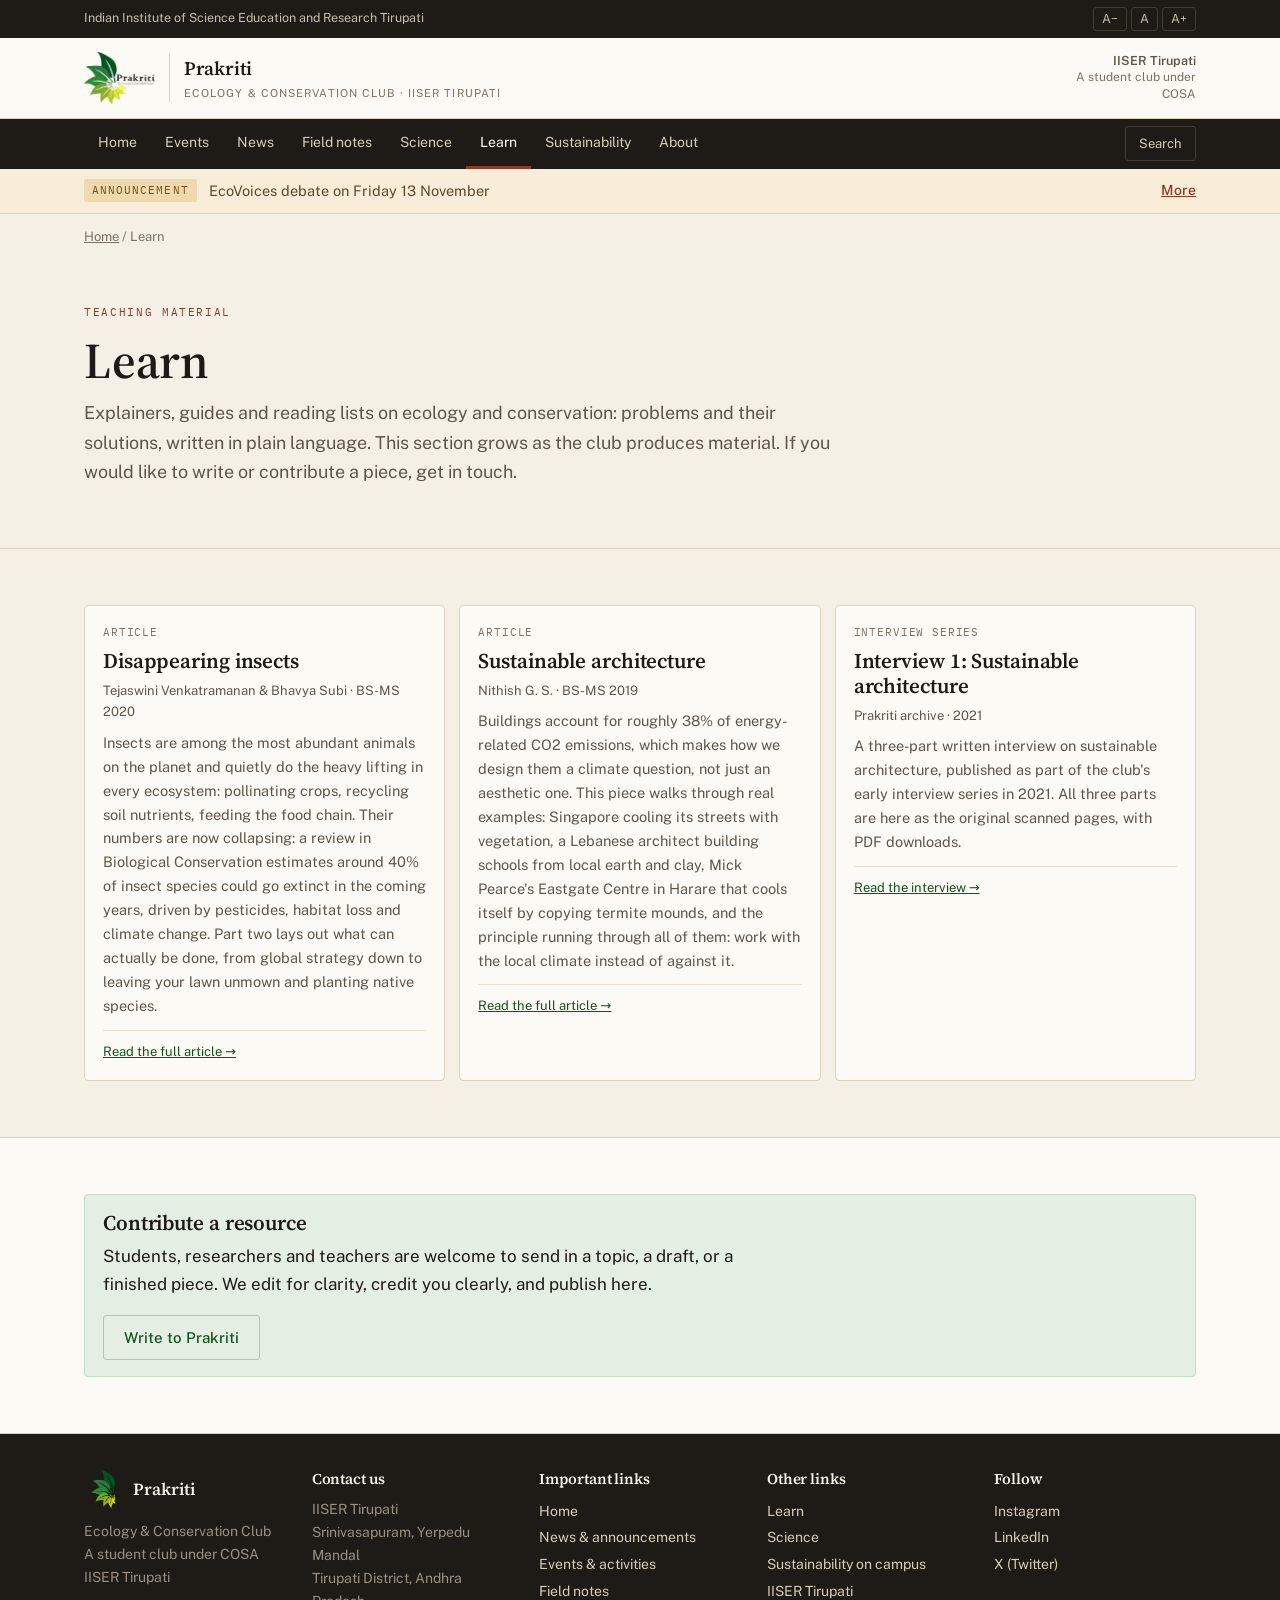
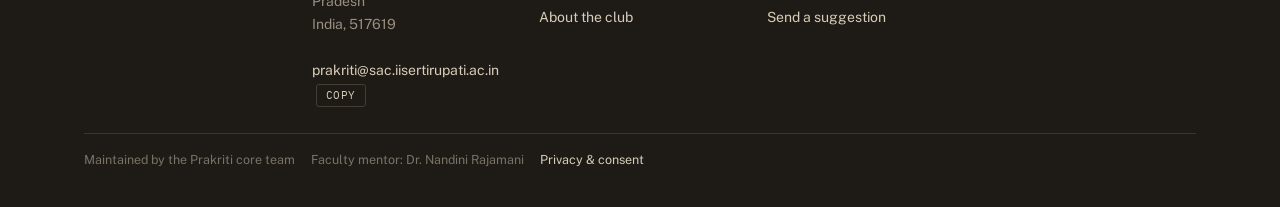
<file: learn.html>
<!DOCTYPE html>
<html lang="en">
<head>
<meta charset="utf-8">
<meta name="viewport" content="width=device-width,initial-scale=1">
<title>Learn, Prakriti, IISER Tirupati</title>
<meta name="description" content="Explainers, guides and teaching resources on ecology and conservation from Prakriti at IISER Tirupati.">
<link rel="icon" href="assets/img/favicon.png">
<link rel="apple-touch-icon" href="assets/img/apple-touch-icon.png">
<link rel="preconnect" href="https://fonts.googleapis.com">
<link rel="preconnect" href="https://fonts.gstatic.com" crossorigin>
<link href="https://fonts.googleapis.com/css2?family=IBM+Plex+Mono&family=Noto+Sans+Telugu:wght@400;600&family=Public+Sans:wght@400;500;600&family=Source+Serif+4:opsz,wght@8..60,600&display=swap" rel="stylesheet">
<link rel="canonical" href="https://prakriti-iisertirupati.github.io/website/learn.html">
<meta property="og:type" content="website">
<meta property="og:site_name" content="Prakriti, IISER Tirupati">
<meta property="og:title" content="Learn, Prakriti, IISER Tirupati">
<meta property="og:description" content="Explainers, guides and teaching resources on ecology and conservation from Prakriti at IISER Tirupati.">
<meta property="og:url" content="https://prakriti-iisertirupati.github.io/website/learn.html">
<meta property="og:image" content="https://prakriti-iisertirupati.github.io/website/assets/img/prakriti-card.png">
<meta name="twitter:card" content="summary_large_image">
<link rel="stylesheet" href="assets/css/style.css">
</head>
<body>
<a class="skip" href="#main">Skip to content</a>
<div id="site-header"></div>
<main id="main">
  <div class="wrap"><nav class="crumbs" aria-label="Breadcrumb"><a href="index.html">Home</a> / Learn</nav></div>
  <header class="pagehead"><div class="wrap">
    <p class="eyebrow">Teaching material</p>
    <h1>Learn</h1>
    <p class="lede">Explainers, guides and reading lists on ecology and conservation: problems and their solutions, written in plain language. This section grows as the club produces material. If you would like to write or contribute a piece, get in touch.</p>
  </div></header>

  <section class="section"><div class="wrap">
    <div class="grid grid--2" id="learn-list"></div>
  </div></section>

  <section class="section section--paper"><div class="wrap">
    <div class="callout">
      <h3 style="margin-bottom:6px">Contribute a resource</h3>
      <p>Students, researchers and teachers are welcome to send in a topic, a draft, or a finished piece. We edit for clarity, credit you clearly, and publish here.</p>
      <p style="margin:0"><a class="btn btn--secondary" id="learn-contact" href="#">Write to Prakriti</a></p>
    </div>
  </div></section>
  <script>
    document.addEventListener("DOMContentLoaded", function () {
      var a = document.getElementById("learn-contact");
      if (a) a.href = "mailto:" + SITE.email + "?subject=" + encodeURIComponent("Contribute to Learn, Prakriti");
    });
  </script>
</main>
<div id="site-footer"></div>
<script src="assets/js/content.js"></script>
<script src="assets/js/site.js"></script>
</body>
</html>
</file>
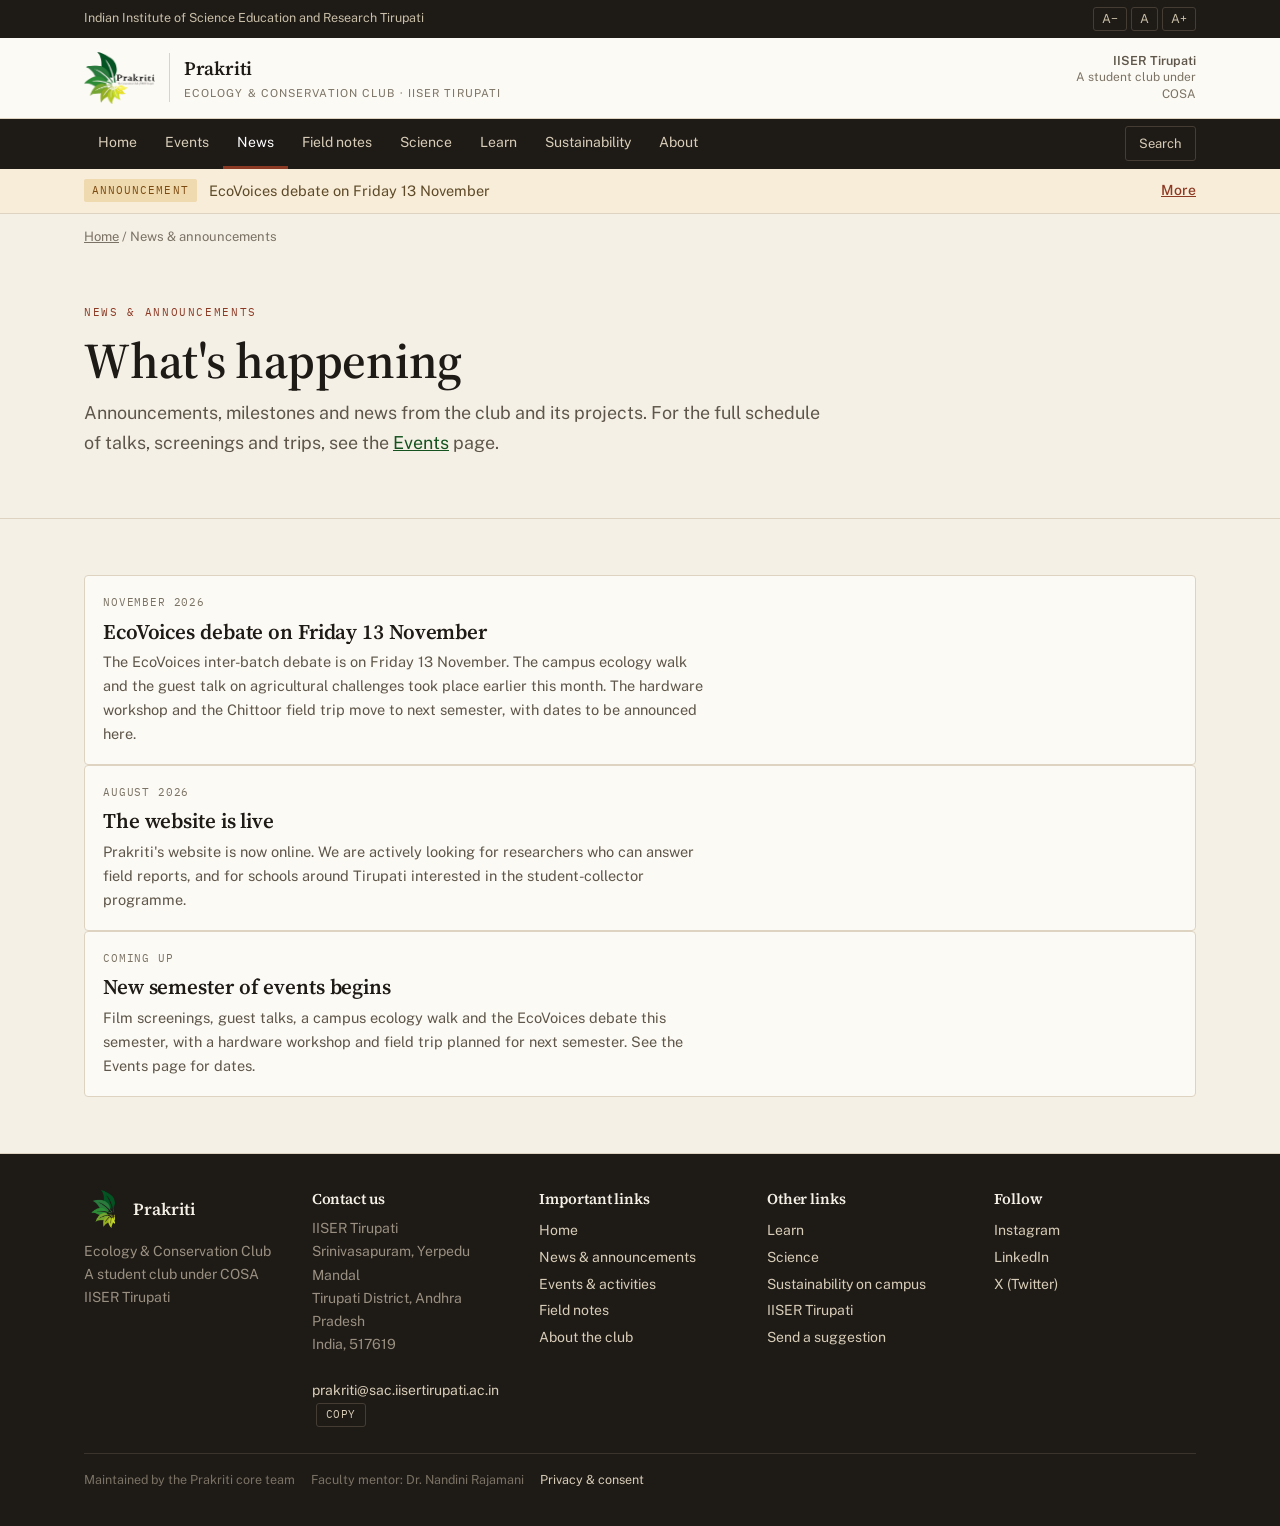
<file: news.html>
<!DOCTYPE html>
<html lang="en">
<head>
<meta charset="utf-8">
<meta name="viewport" content="width=device-width,initial-scale=1">
<title>News &amp; announcements, Prakriti, IISER Tirupati</title>
<meta name="description" content="Announcements and news from Prakriti, the Ecology and Conservation Club of IISER Tirupati.">
<link rel="icon" href="assets/img/favicon.png">
<link rel="apple-touch-icon" href="assets/img/apple-touch-icon.png">
<link rel="preconnect" href="https://fonts.googleapis.com">
<link rel="preconnect" href="https://fonts.gstatic.com" crossorigin>
<link href="https://fonts.googleapis.com/css2?family=IBM+Plex+Mono&family=Noto+Sans+Telugu:wght@400;600&family=Public+Sans:wght@400;500;600&family=Source+Serif+4:opsz,wght@8..60,600&display=swap" rel="stylesheet">
<link rel="canonical" href="https://prakriti-iisertirupati.github.io/website/news.html">
<meta property="og:type" content="website">
<meta property="og:site_name" content="Prakriti, IISER Tirupati">
<meta property="og:title" content="News &amp; announcements, Prakriti, IISER Tirupati">
<meta property="og:description" content="Announcements and news from Prakriti, the Ecology and Conservation Club of IISER Tirupati.">
<meta property="og:url" content="https://prakriti-iisertirupati.github.io/website/news.html">
<meta property="og:image" content="https://prakriti-iisertirupati.github.io/website/assets/img/prakriti-card.png">
<meta name="twitter:card" content="summary_large_image">
<link rel="stylesheet" href="assets/css/style.css">
</head>
<body>
<a class="skip" href="#main">Skip to content</a>
<div id="site-header"></div>
<main id="main">
  <div class="wrap"><nav class="crumbs" aria-label="Breadcrumb"><a href="index.html">Home</a> / News &amp; announcements</nav></div>
  <header class="pagehead"><div class="wrap">
    <p class="eyebrow">News &amp; announcements</p>
    <h1>What's happening</h1>
    <p class="lede">Announcements, milestones and news from the club and its projects. For the full schedule of talks, screenings and trips, see the <a href="events.html">Events</a> page.</p>
  </div></header>

  <section class="section"><div class="wrap" id="news-list"></div></section>
</main>
<div id="site-footer"></div>
<script src="assets/js/content.js"></script>
<script src="assets/js/site.js"></script>
</body>
</html>
</file>
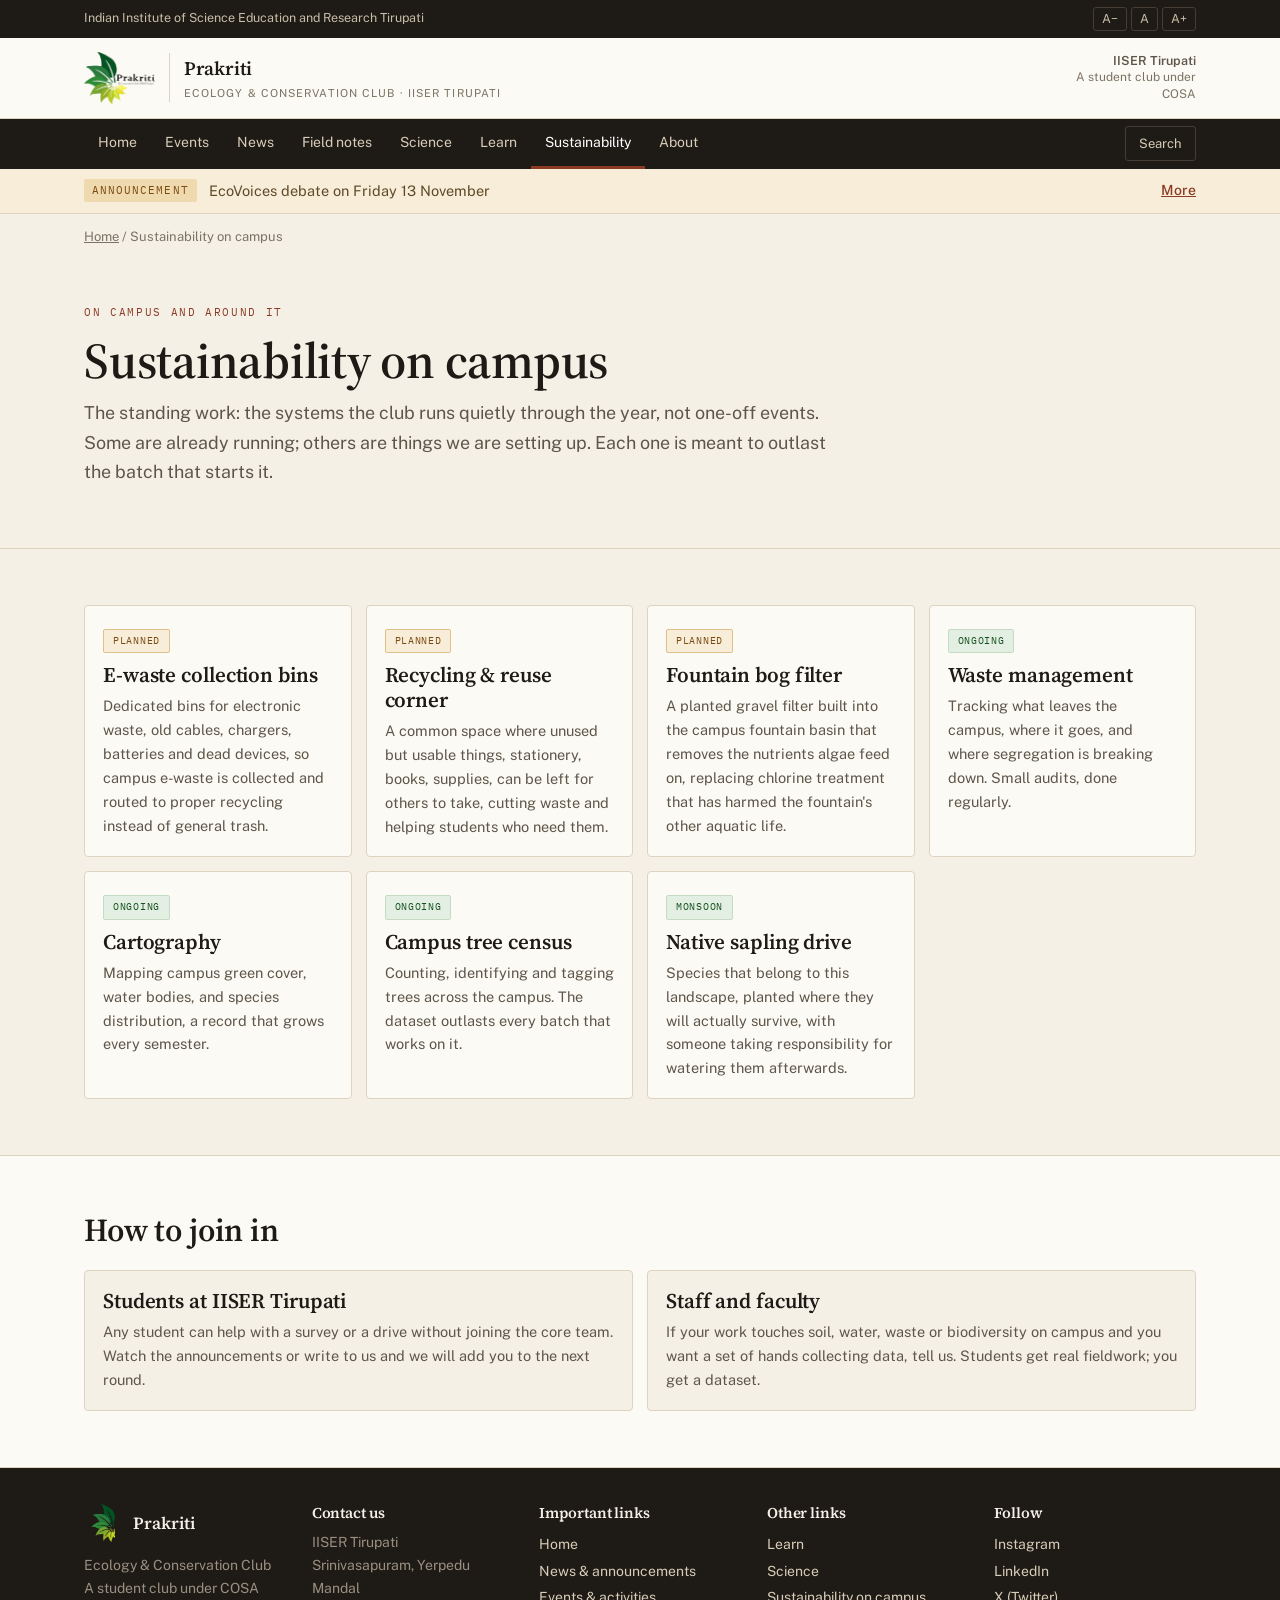
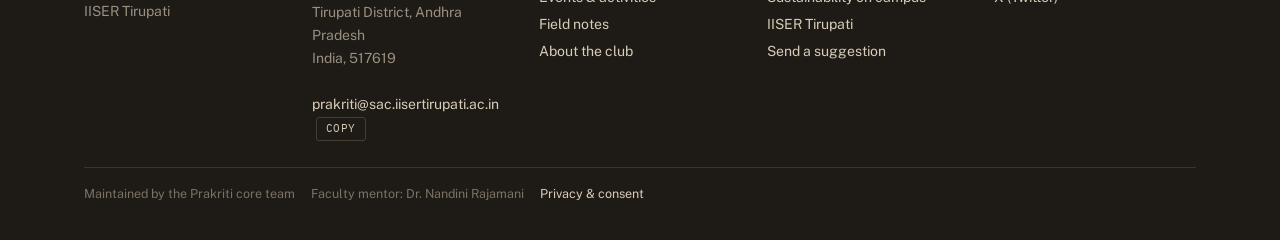
<file: our-work.html>
<!DOCTYPE html>
<html lang="en">
<head>
<meta charset="utf-8">
<title>Moved, Prakriti, IISER Tirupati</title>
<link rel="canonical" href="https://prakriti-iisertirupati.github.io/website/sustainability.html">
<meta http-equiv="refresh" content="0; url=sustainability.html">
<meta name="robots" content="noindex">
</head>
<body>
<p>This page has moved to <a href="sustainability.html">Sustainability on campus</a>.</p>
</body>
</html>
</file>
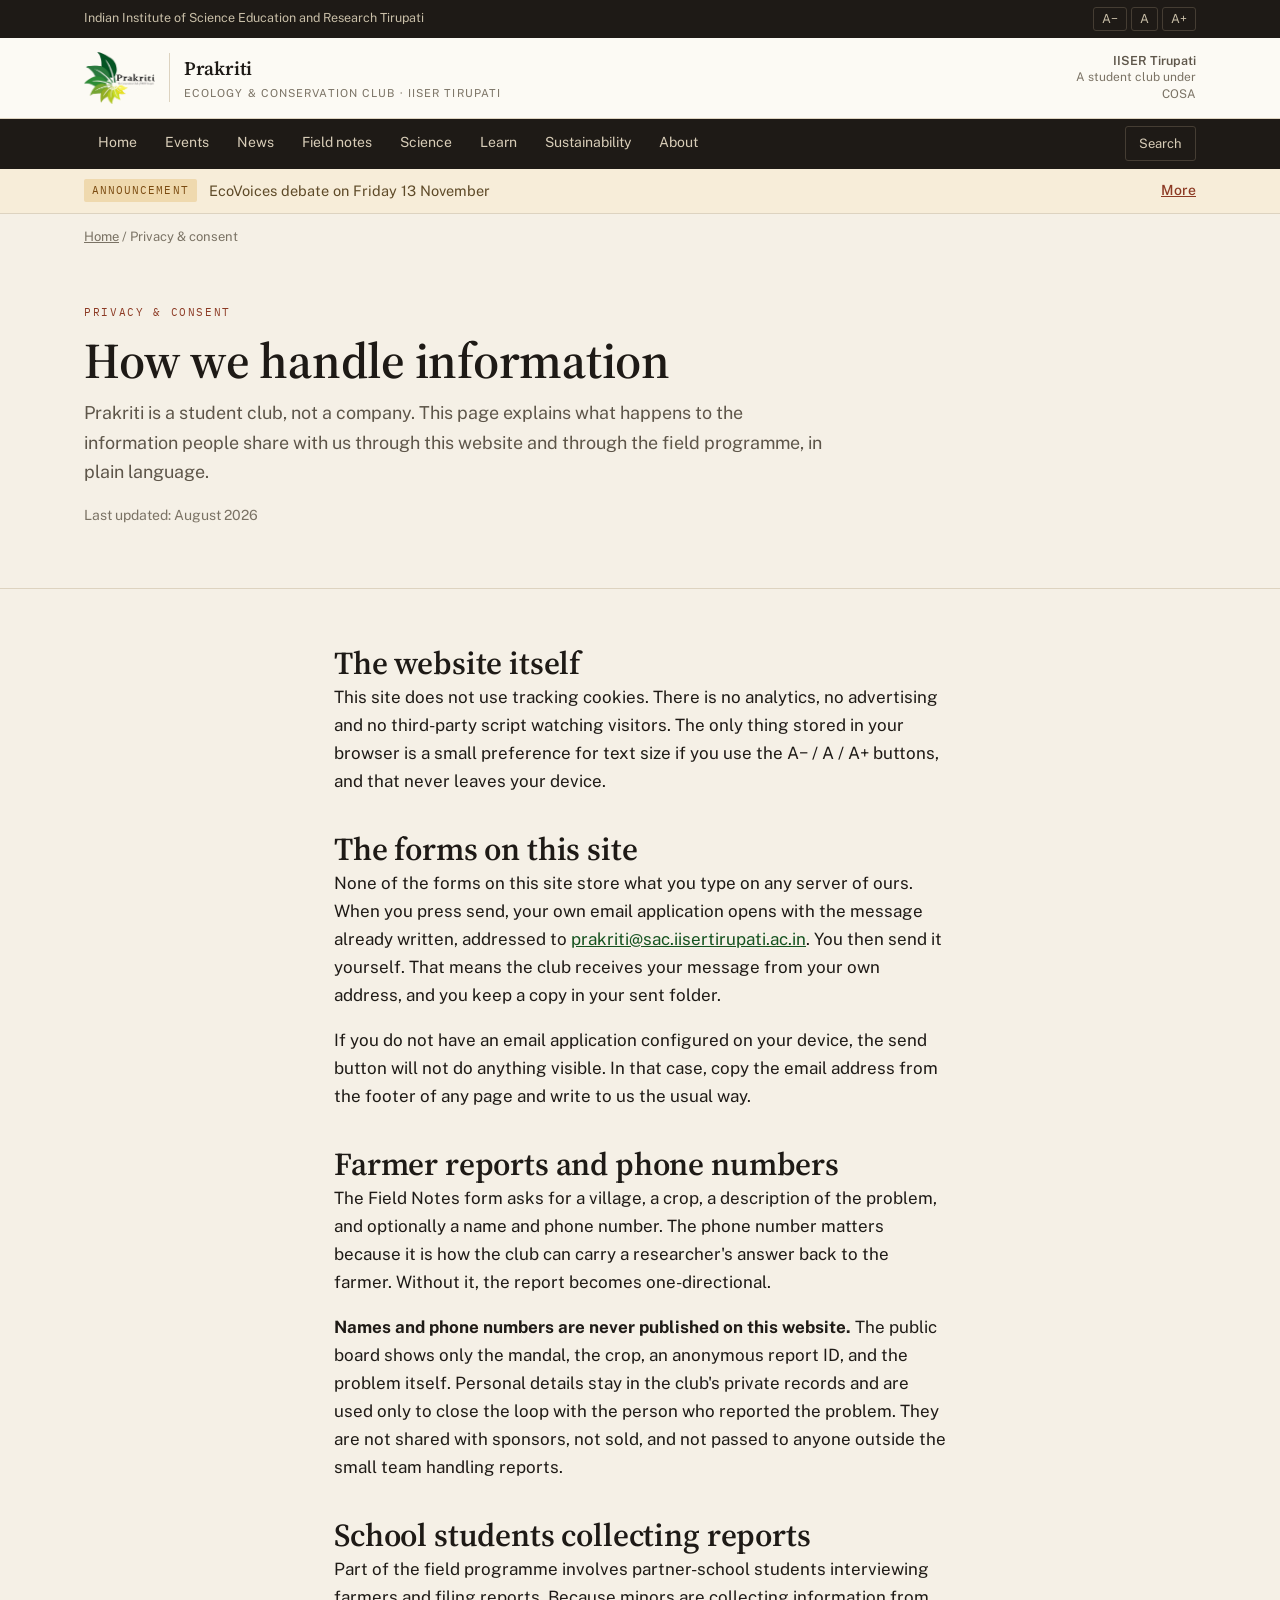
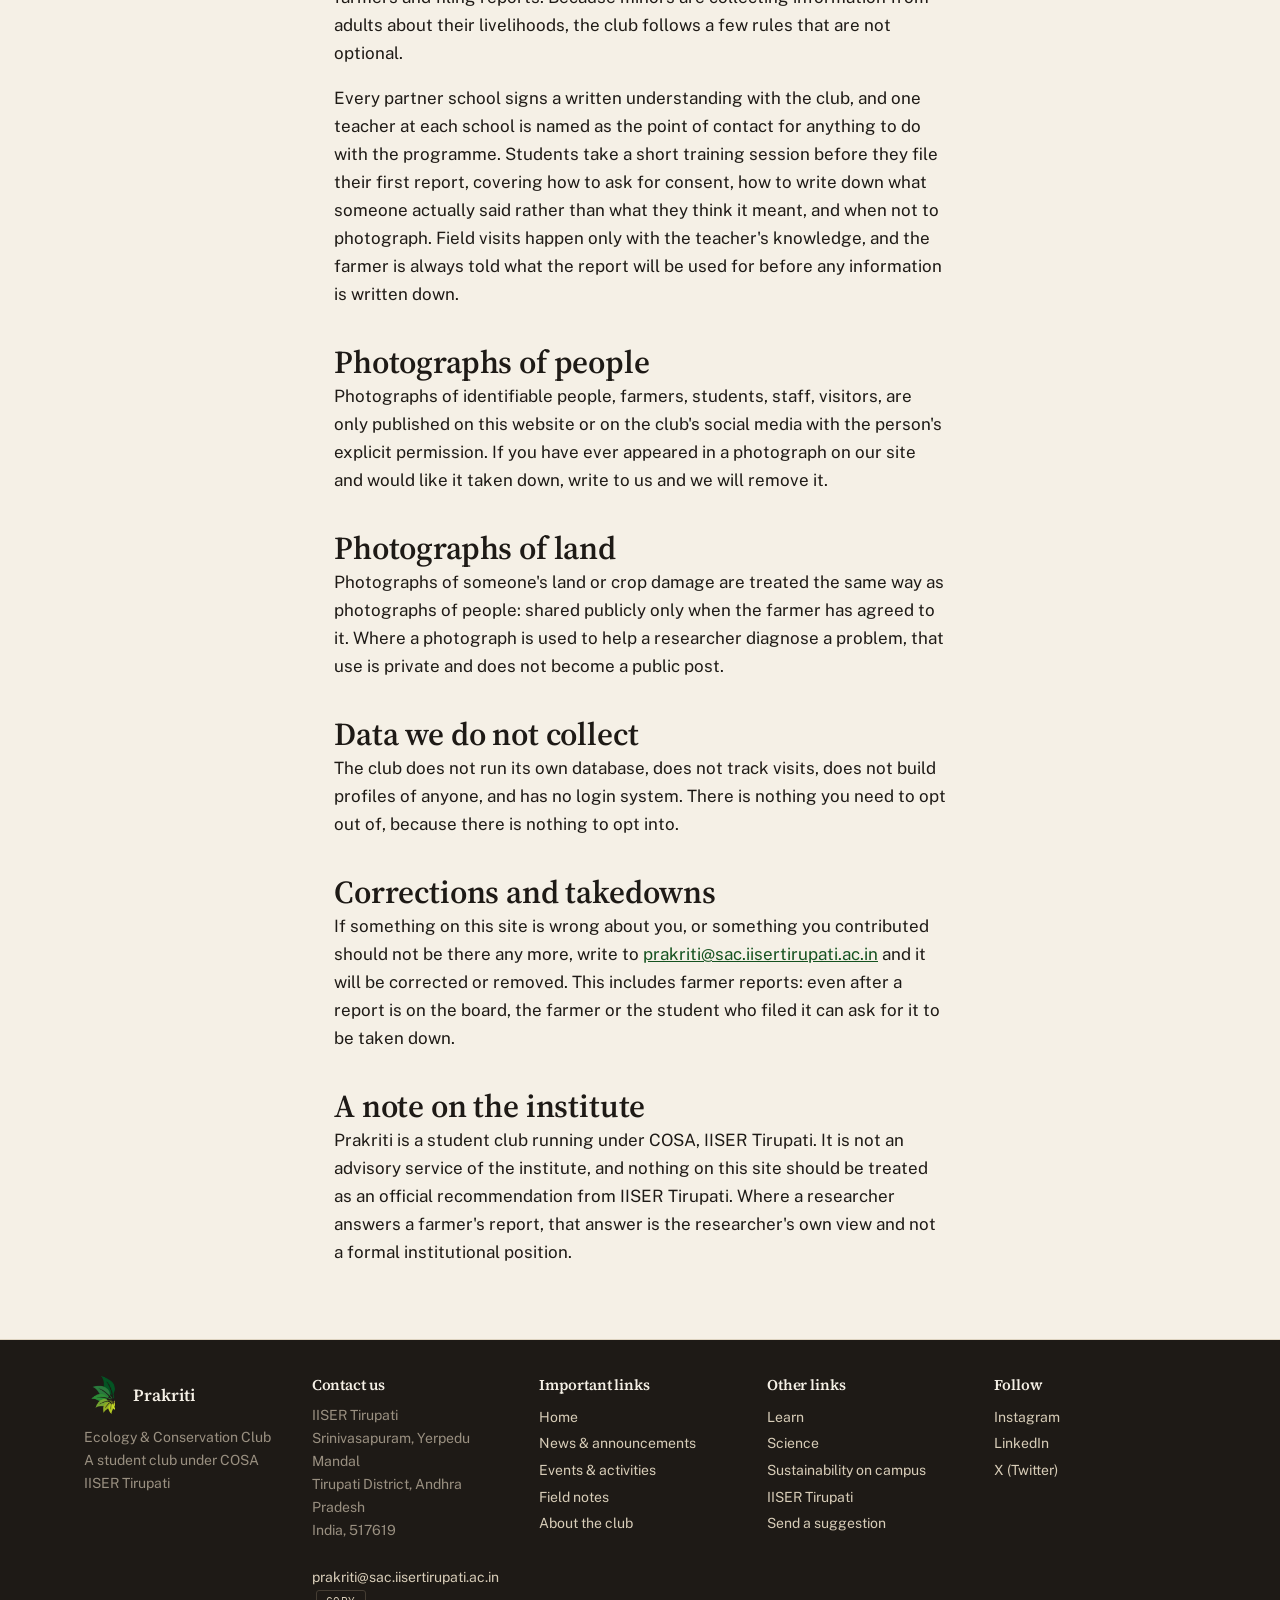
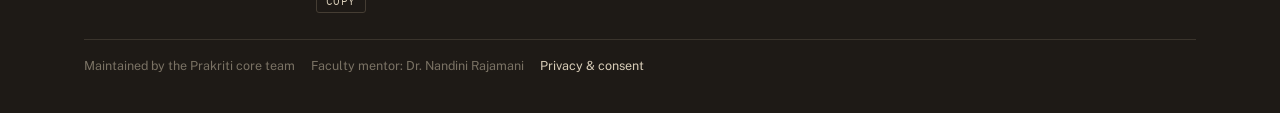
<file: privacy.html>
<!DOCTYPE html>
<html lang="en">
<head>
<meta charset="utf-8">
<meta name="viewport" content="width=device-width,initial-scale=1">
<title>Privacy &amp; consent, Prakriti, IISER Tirupati</title>
<meta name="description" content="How Prakriti handles information from visitors, farmers and partner schools.">
<link rel="icon" href="assets/img/favicon.png">
<link rel="apple-touch-icon" href="assets/img/apple-touch-icon.png">
<link rel="preconnect" href="https://fonts.googleapis.com">
<link rel="preconnect" href="https://fonts.gstatic.com" crossorigin>
<link href="https://fonts.googleapis.com/css2?family=IBM+Plex+Mono&family=Noto+Sans+Telugu:wght@400;600&family=Public+Sans:wght@400;500;600&family=Source+Serif+4:opsz,wght@8..60,600&display=swap" rel="stylesheet">
<link rel="canonical" href="https://prakriti-iisertirupati.github.io/website/privacy.html">
<meta property="og:type" content="website">
<meta property="og:site_name" content="Prakriti, IISER Tirupati">
<meta property="og:title" content="Privacy &amp; consent, Prakriti, IISER Tirupati">
<meta property="og:description" content="How Prakriti handles information from visitors, farmers and partner schools.">
<meta property="og:url" content="https://prakriti-iisertirupati.github.io/website/privacy.html">
<meta property="og:image" content="https://prakriti-iisertirupati.github.io/website/assets/img/prakriti-card.png">
<meta name="twitter:card" content="summary_large_image">
<link rel="stylesheet" href="assets/css/style.css">
</head>
<body>
<a class="skip" href="#main">Skip to content</a>
<div id="site-header"></div>
<main id="main">
  <div class="wrap"><nav class="crumbs" aria-label="Breadcrumb"><a href="index.html">Home</a> / Privacy &amp; consent</nav></div>
  <header class="pagehead"><div class="wrap">
    <p class="eyebrow">Privacy &amp; consent</p>
    <h1>How we handle information</h1>
    <p class="lede">Prakriti is a student club, not a company. This page explains what happens to the information people share with us through this website and through the field programme, in plain language.</p>
    <p class="muted" style="font-size:14px">Last updated: August 2026</p>
  </div></header>

  <section class="section"><div class="wrap" style="max-width:70ch">

    <h2 style="margin-top:0">The website itself</h2>
    <p>This site does not use tracking cookies. There is no analytics, no advertising and no third-party script watching visitors. The only thing stored in your browser is a small preference for text size if you use the A&minus; / A / A+ buttons, and that never leaves your device.</p>

    <h2 style="margin-top:36px">The forms on this site</h2>
    <p>None of the forms on this site store what you type on any server of ours. When you press send, your own email application opens with the message already written, addressed to <a href="mailto:prakriti@sac.iisertirupati.ac.in">prakriti@sac.iisertirupati.ac.in</a>. You then send it yourself. That means the club receives your message from your own address, and you keep a copy in your sent folder.</p>
    <p>If you do not have an email application configured on your device, the send button will not do anything visible. In that case, copy the email address from the footer of any page and write to us the usual way.</p>

    <h2 style="margin-top:36px">Farmer reports and phone numbers</h2>
    <p>The Field Notes form asks for a village, a crop, a description of the problem, and optionally a name and phone number. The phone number matters because it is how the club can carry a researcher's answer back to the farmer. Without it, the report becomes one-directional.</p>
    <p><strong>Names and phone numbers are never published on this website.</strong> The public board shows only the mandal, the crop, an anonymous report ID, and the problem itself. Personal details stay in the club's private records and are used only to close the loop with the person who reported the problem. They are not shared with sponsors, not sold, and not passed to anyone outside the small team handling reports.</p>

    <h2 style="margin-top:36px">School students collecting reports</h2>
    <p>Part of the field programme involves partner-school students interviewing farmers and filing reports. Because minors are collecting information from adults about their livelihoods, the club follows a few rules that are not optional.</p>
    <p>Every partner school signs a written understanding with the club, and one teacher at each school is named as the point of contact for anything to do with the programme. Students take a short training session before they file their first report, covering how to ask for consent, how to write down what someone actually said rather than what they think it meant, and when not to photograph. Field visits happen only with the teacher's knowledge, and the farmer is always told what the report will be used for before any information is written down.</p>

    <h2 style="margin-top:36px">Photographs of people</h2>
    <p>Photographs of identifiable people, farmers, students, staff, visitors, are only published on this website or on the club's social media with the person's explicit permission. If you have ever appeared in a photograph on our site and would like it taken down, write to us and we will remove it.</p>

    <h2 style="margin-top:36px">Photographs of land</h2>
    <p>Photographs of someone's land or crop damage are treated the same way as photographs of people: shared publicly only when the farmer has agreed to it. Where a photograph is used to help a researcher diagnose a problem, that use is private and does not become a public post.</p>

    <h2 style="margin-top:36px">Data we do not collect</h2>
    <p>The club does not run its own database, does not track visits, does not build profiles of anyone, and has no login system. There is nothing you need to opt out of, because there is nothing to opt into.</p>

    <h2 style="margin-top:36px">Corrections and takedowns</h2>
    <p>If something on this site is wrong about you, or something you contributed should not be there any more, write to <a href="mailto:prakriti@sac.iisertirupati.ac.in">prakriti@sac.iisertirupati.ac.in</a> and it will be corrected or removed. This includes farmer reports: even after a report is on the board, the farmer or the student who filed it can ask for it to be taken down.</p>

    <h2 style="margin-top:36px">A note on the institute</h2>
    <p>Prakriti is a student club running under COSA, IISER Tirupati. It is not an advisory service of the institute, and nothing on this site should be treated as an official recommendation from IISER Tirupati. Where a researcher answers a farmer's report, that answer is the researcher's own view and not a formal institutional position.</p>

  </div></section>
</main>
<div id="site-footer"></div>
<script src="assets/js/content.js"></script>
<script src="assets/js/site.js"></script>
</body>
</html>
</file>
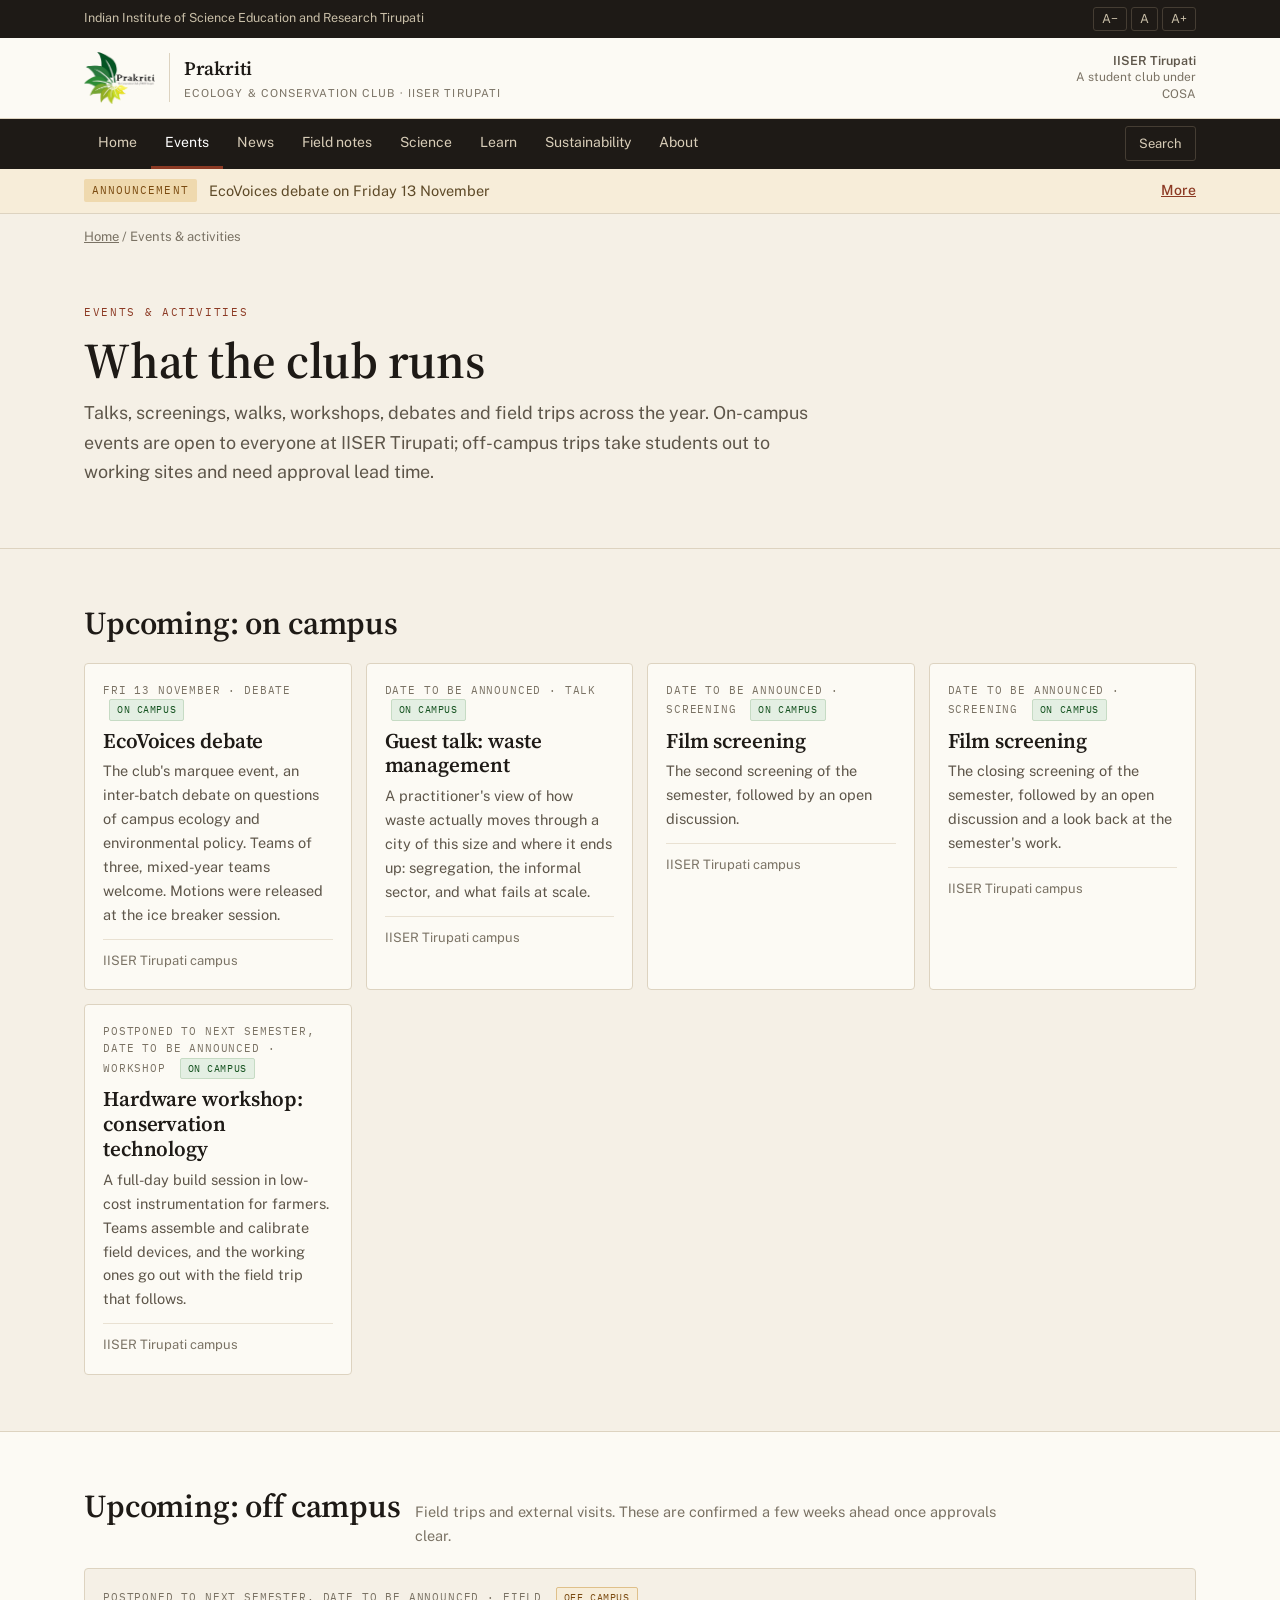
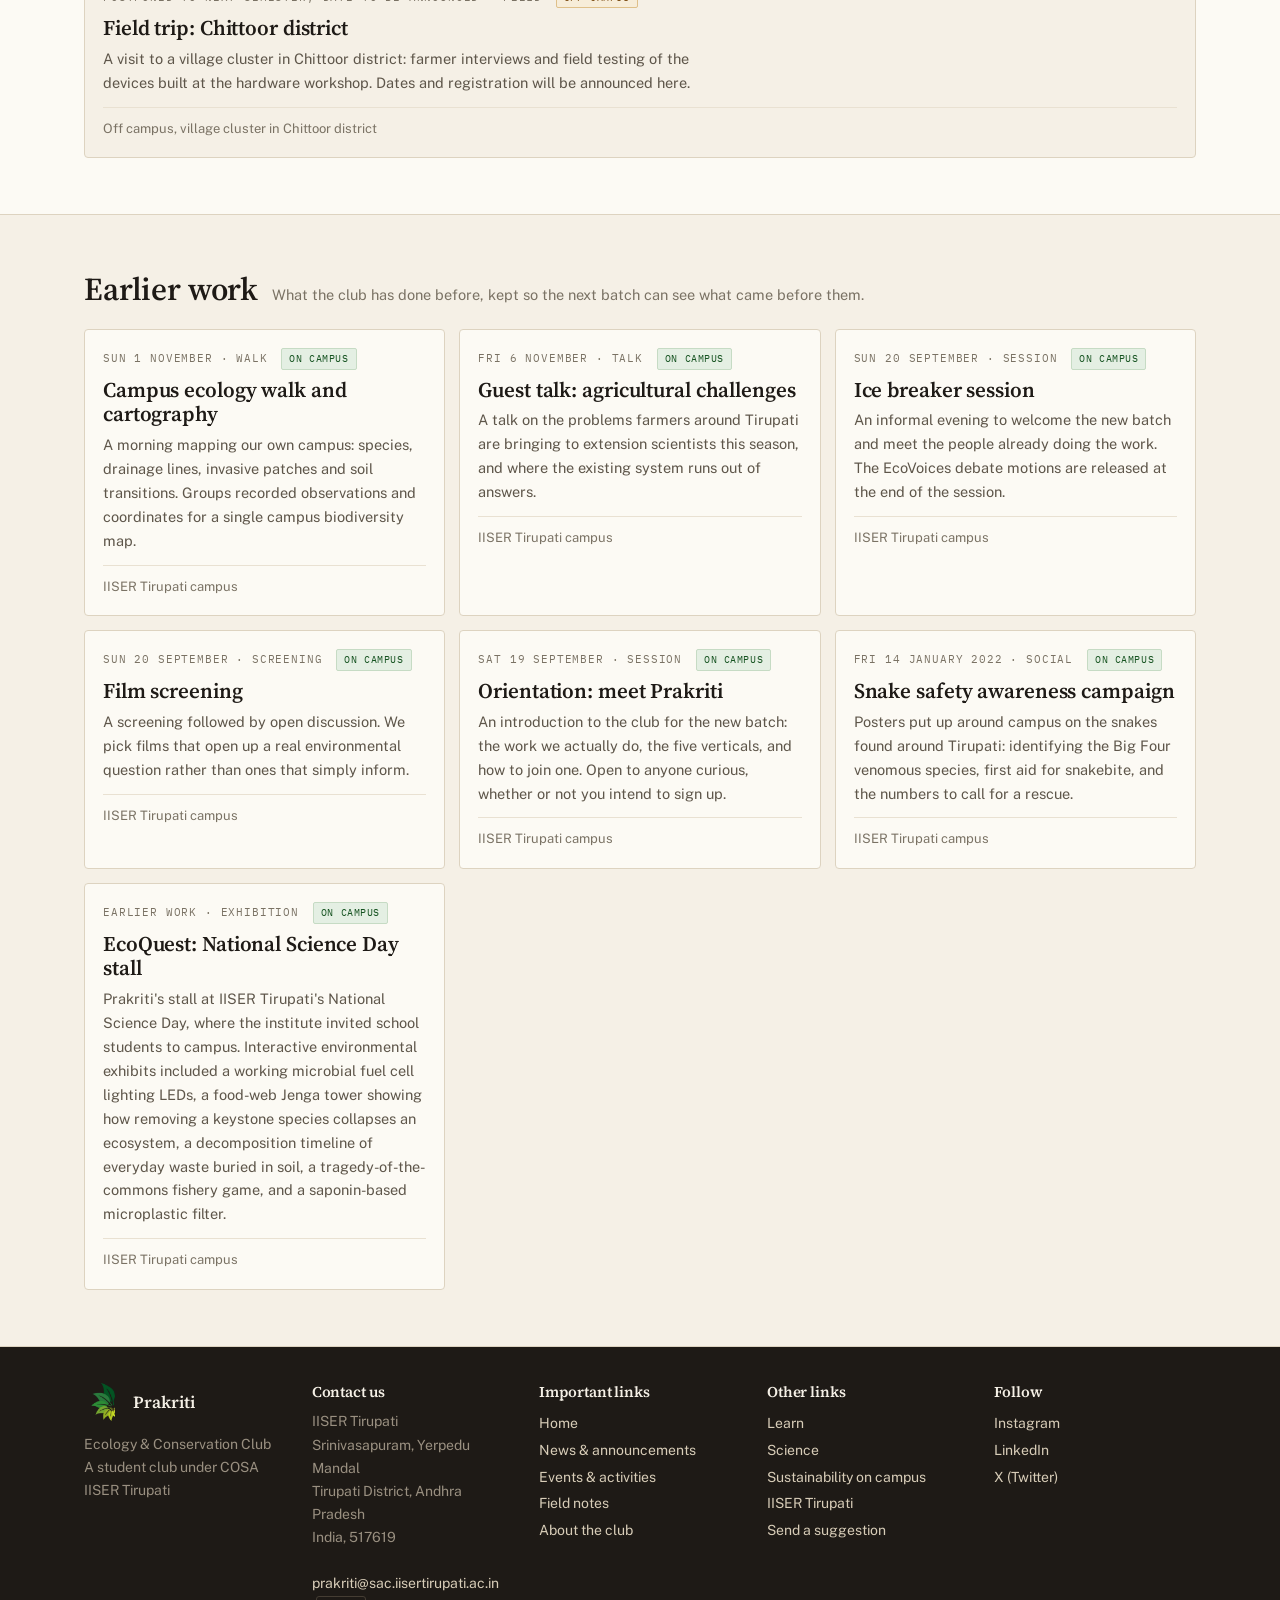
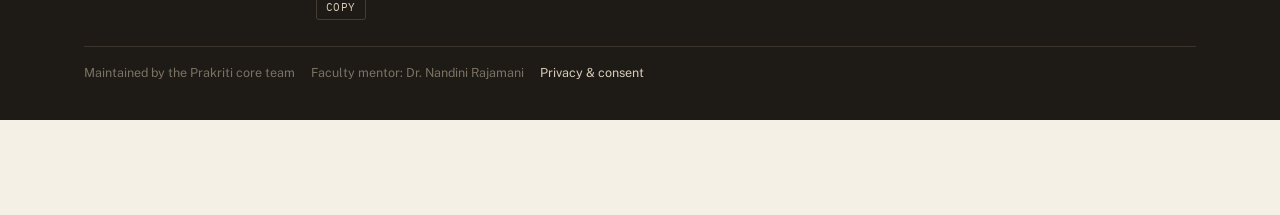
<file: programmes.html>
<!DOCTYPE html>
<html lang="en">
<head>
<meta charset="utf-8">
<title>Moved, Prakriti, IISER Tirupati</title>
<link rel="canonical" href="https://prakriti-iisertirupati.github.io/website/events.html">
<meta http-equiv="refresh" content="0; url=events.html">
<meta name="robots" content="noindex">
</head>
<body>
<p>This page has moved to <a href="events.html">Events &amp; activities</a>.</p>
</body>
</html>
</file>
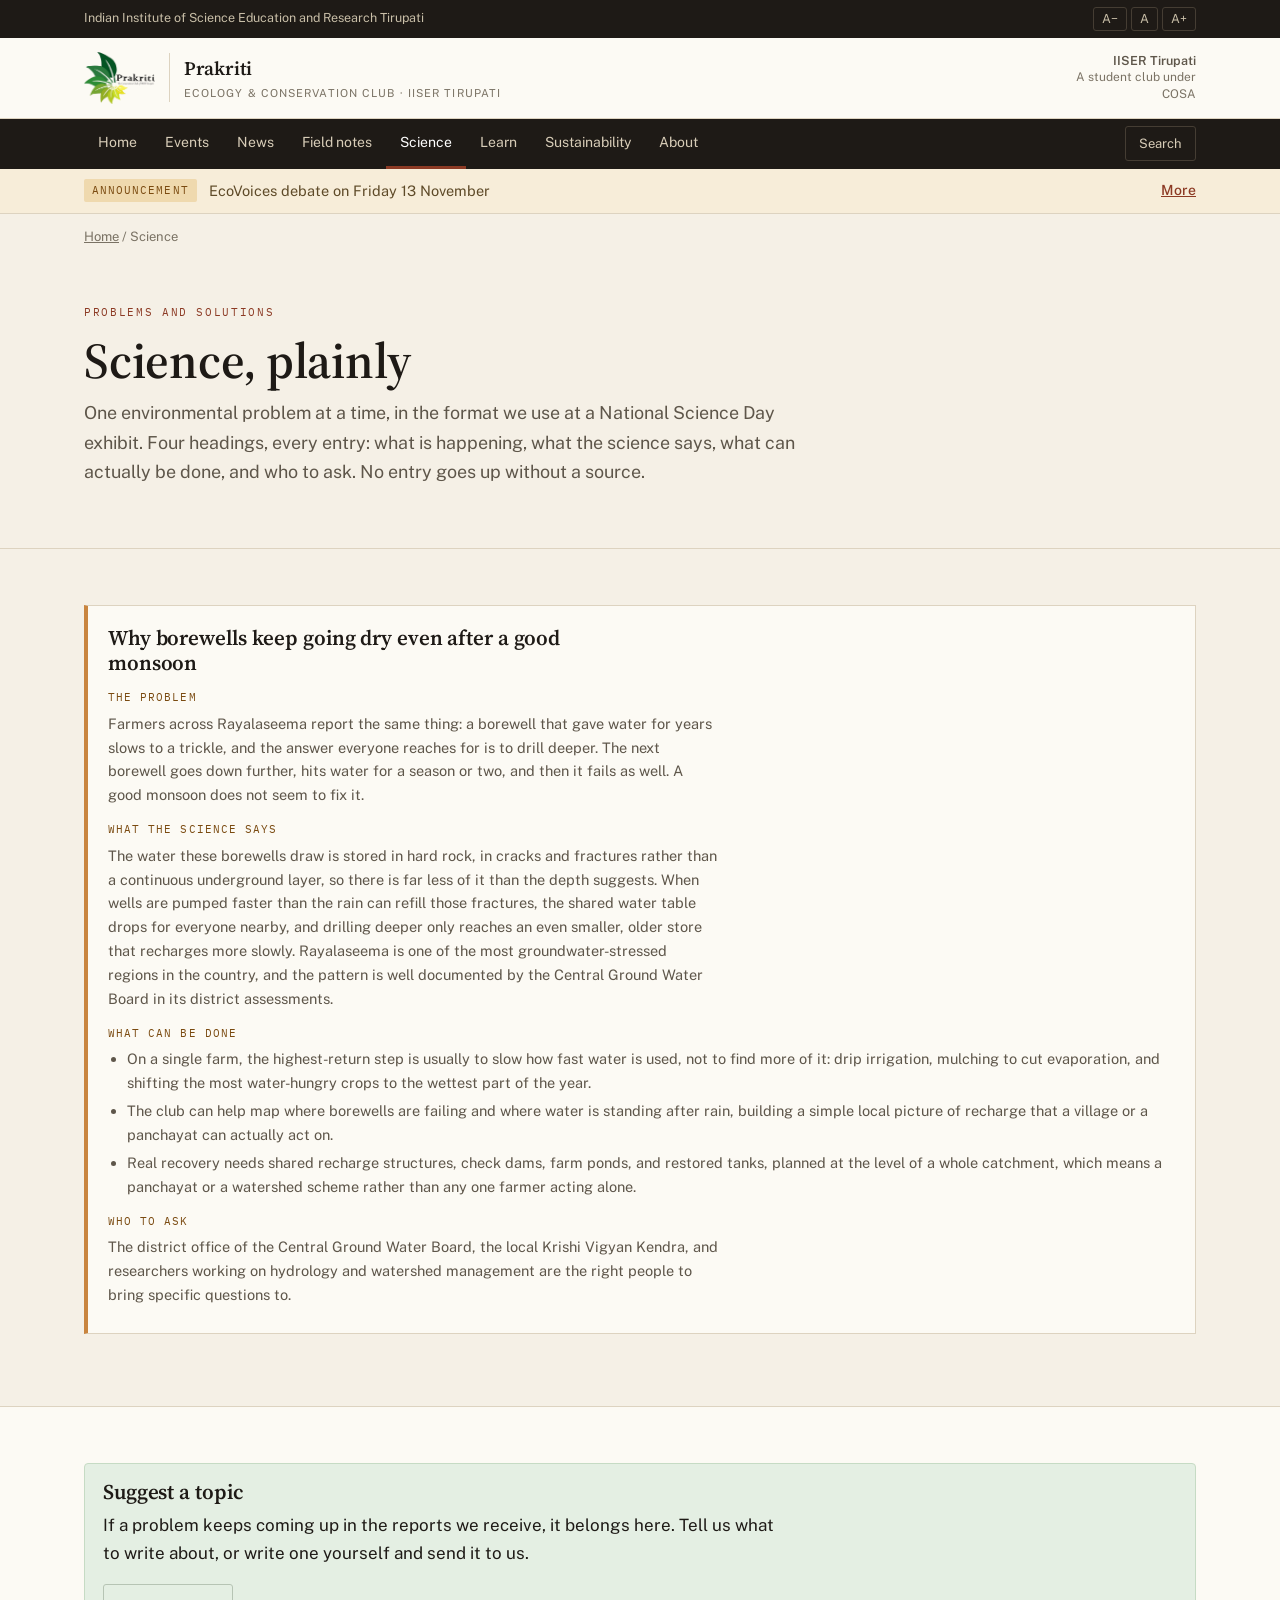
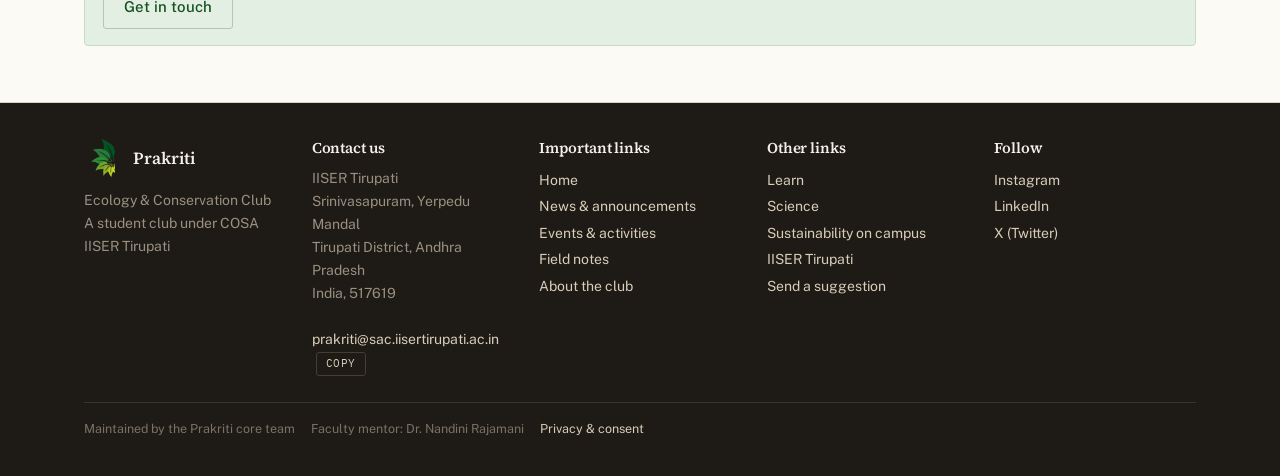
<file: science.html>
<!DOCTYPE html>
<html lang="en">
<head>
<meta charset="utf-8">
<meta name="viewport" content="width=device-width,initial-scale=1">
<title>Science, plainly, Prakriti, IISER Tirupati</title>
<meta name="description" content="Environmental problems around Tirupati explained in plain language: what is happening, what the science says, what can be done, and who to ask.">
<link rel="icon" href="assets/img/favicon.png">
<link rel="apple-touch-icon" href="assets/img/apple-touch-icon.png">
<link rel="preconnect" href="https://fonts.googleapis.com">
<link rel="preconnect" href="https://fonts.gstatic.com" crossorigin>
<link href="https://fonts.googleapis.com/css2?family=IBM+Plex+Mono&family=Noto+Sans+Telugu:wght@400;600&family=Public+Sans:wght@400;500;600&family=Source+Serif+4:opsz,wght@8..60,600&display=swap" rel="stylesheet">
<link rel="canonical" href="https://prakriti-iisertirupati.github.io/website/science.html">
<meta property="og:type" content="website">
<meta property="og:site_name" content="Prakriti, IISER Tirupati">
<meta property="og:title" content="Science, plainly, Prakriti, IISER Tirupati">
<meta property="og:description" content="Environmental problems around Tirupati explained in plain language: what is happening, what the science says, what can be done, and who to ask.">
<meta property="og:url" content="https://prakriti-iisertirupati.github.io/website/science.html">
<meta property="og:image" content="https://prakriti-iisertirupati.github.io/website/assets/img/prakriti-card.png">
<meta name="twitter:card" content="summary_large_image">
<link rel="stylesheet" href="assets/css/style.css">
</head>
<body>
<a class="skip" href="#main">Skip to content</a>
<div id="site-header"></div>
<main id="main">
  <div class="wrap"><nav class="crumbs" aria-label="Breadcrumb"><a href="index.html">Home</a> / Science</nav></div>
  <header class="pagehead"><div class="wrap">
    <p class="eyebrow">Problems and solutions</p>
    <h1>Science, plainly</h1>
    <p class="lede">One environmental problem at a time, in the format we use at a National Science Day exhibit. Four headings, every entry: what is happening, what the science says, what can actually be done, and who to ask. No entry goes up without a source.</p>
  </div></header>

  <section class="section"><div class="wrap" id="science-list"></div></section>

  <section class="section section--paper"><div class="wrap">
    <div class="callout">
      <h3 style="margin-bottom:6px">Suggest a topic</h3>
      <p>If a problem keeps coming up in the reports we receive, it belongs here. Tell us what to write about, or write one yourself and send it to us.</p>
      <p style="margin:0"><a class="btn btn--secondary" href="about.html#contact">Get in touch</a></p>
    </div>
  </div></section>
</main>
<div id="site-footer"></div>
<script src="assets/js/content.js"></script>
<script src="assets/js/site.js"></script>
</body>
</html>
</file>
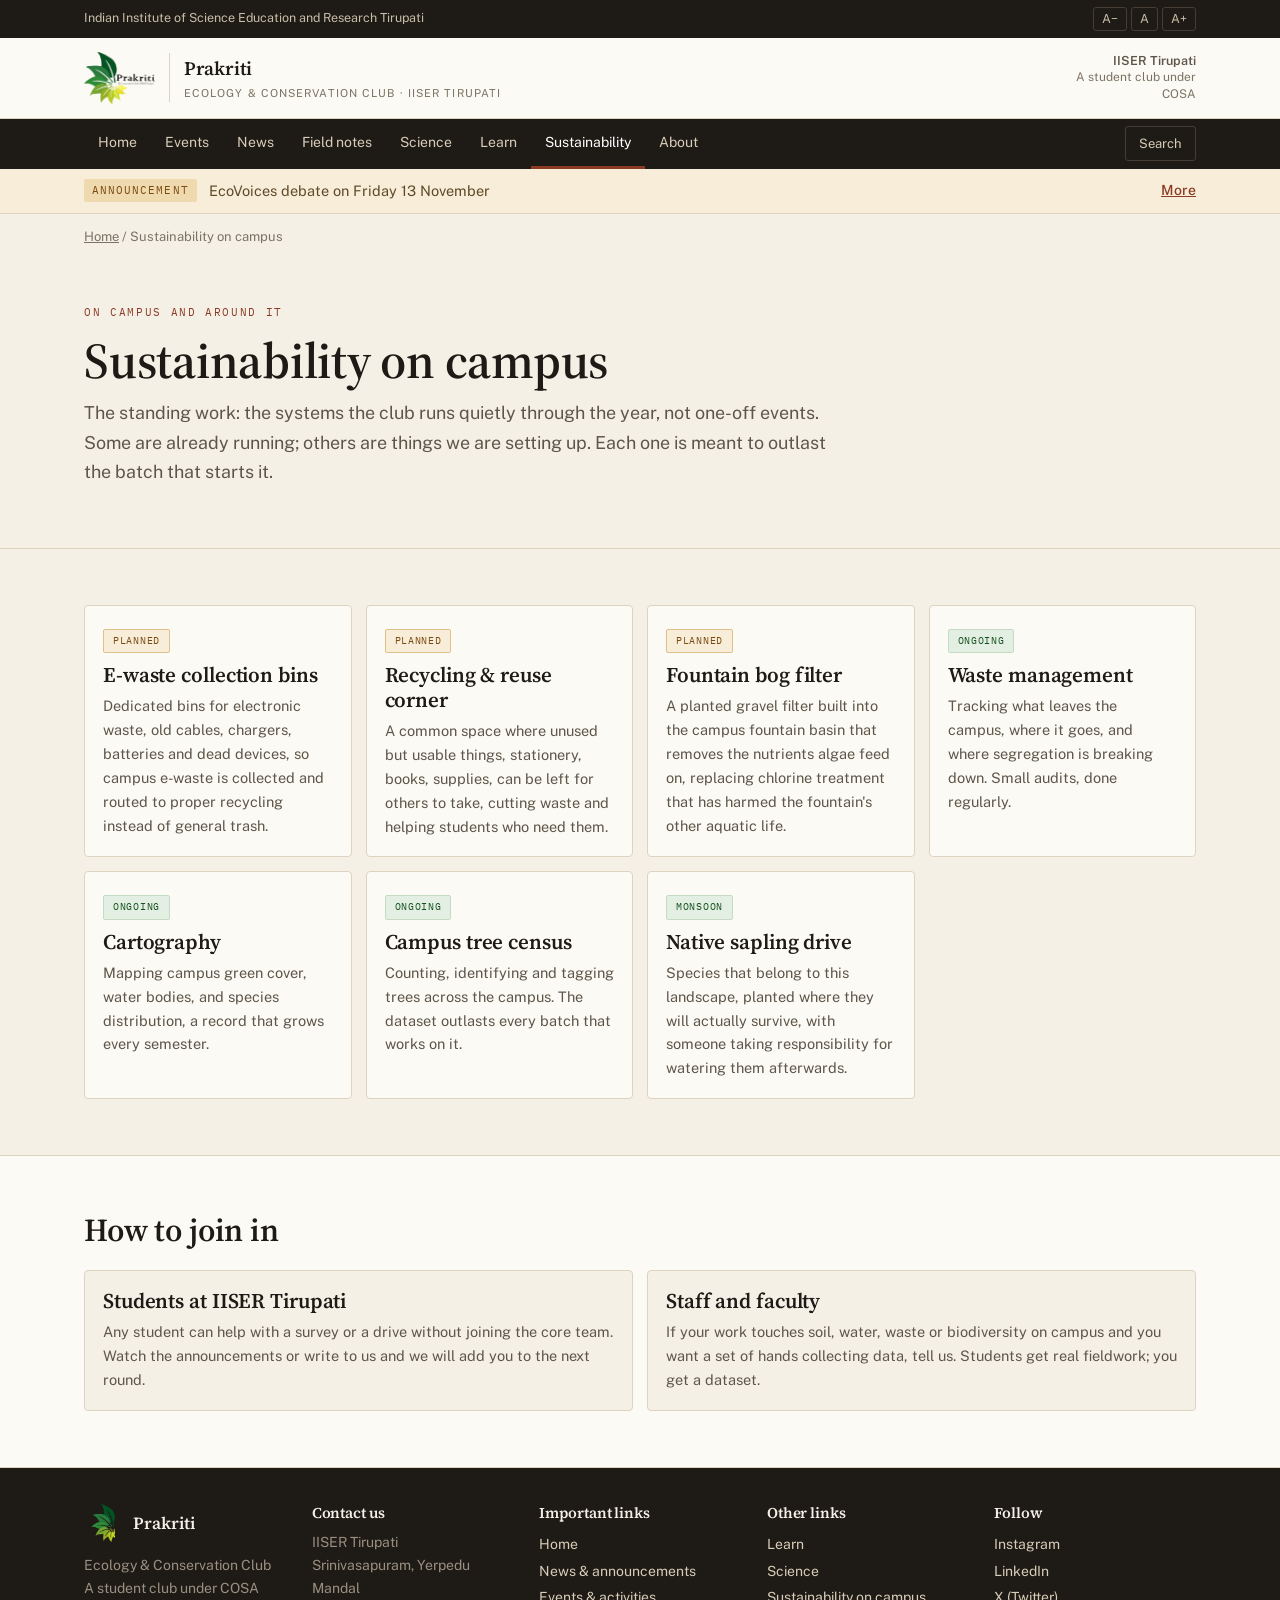
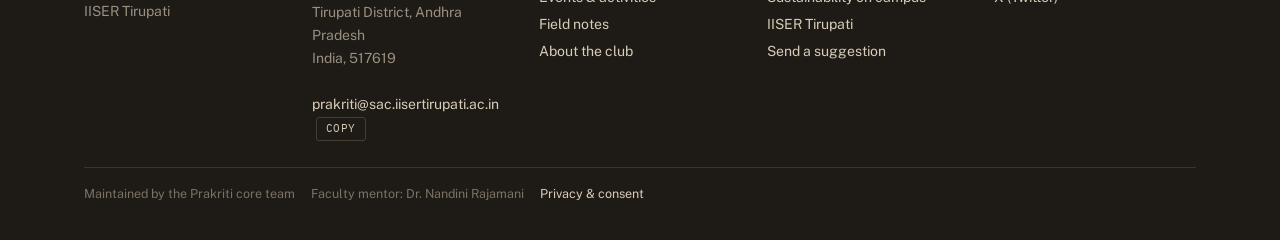
<file: sustainability.html>
<!DOCTYPE html>
<html lang="en">
<head>
<meta charset="utf-8">
<meta name="viewport" content="width=device-width,initial-scale=1">
<title>Sustainability on campus, Prakriti, IISER Tirupati</title>
<meta name="description" content="Standing sustainability projects at IISER Tirupati: e-waste bins, a recycling and reuse corner, waste audits, campus mapping, tree census and native planting.">
<link rel="icon" href="assets/img/favicon.png">
<link rel="apple-touch-icon" href="assets/img/apple-touch-icon.png">
<link rel="preconnect" href="https://fonts.googleapis.com">
<link rel="preconnect" href="https://fonts.gstatic.com" crossorigin>
<link href="https://fonts.googleapis.com/css2?family=IBM+Plex+Mono&family=Noto+Sans+Telugu:wght@400;600&family=Public+Sans:wght@400;500;600&family=Source+Serif+4:opsz,wght@8..60,600&display=swap" rel="stylesheet">
<link rel="canonical" href="https://prakriti-iisertirupati.github.io/website/sustainability.html">
<meta property="og:type" content="website">
<meta property="og:site_name" content="Prakriti, IISER Tirupati">
<meta property="og:title" content="Sustainability on campus, Prakriti, IISER Tirupati">
<meta property="og:description" content="Standing sustainability projects at IISER Tirupati: e-waste bins, a recycling and reuse corner, waste audits, campus mapping, tree census and native planting.">
<meta property="og:url" content="https://prakriti-iisertirupati.github.io/website/sustainability.html">
<meta property="og:image" content="https://prakriti-iisertirupati.github.io/website/assets/img/prakriti-card.png">
<meta name="twitter:card" content="summary_large_image">
<link rel="stylesheet" href="assets/css/style.css">
</head>
<body>
<a class="skip" href="#main">Skip to content</a>
<div id="site-header"></div>
<main id="main">
  <div class="wrap"><nav class="crumbs" aria-label="Breadcrumb"><a href="index.html">Home</a> / Sustainability on campus</nav></div>
  <header class="pagehead"><div class="wrap">
    <p class="eyebrow">On campus and around it</p>
    <h1>Sustainability on campus</h1>
    <p class="lede">The standing work: the systems the club runs quietly through the year, not one-off events. Some are already running; others are things we are setting up. Each one is meant to outlast the batch that starts it.</p>
  </div></header>

  <section class="section"><div class="wrap">
    <div class="grid grid--3" id="initiatives"></div>
  </div></section>

  <section class="section section--paper"><div class="wrap">
    <div class="sectionhead"><h2>How to join in</h2></div>
    <div class="grid grid--2">
      <article class="card"><h3>Students at IISER Tirupati</h3>
        <p>Any student can help with a survey or a drive without joining the core team. Watch the announcements or write to us and we will add you to the next round.</p></article>
      <article class="card"><h3>Staff and faculty</h3>
        <p>If your work touches soil, water, waste or biodiversity on campus and you want a set of hands collecting data, tell us. Students get real fieldwork; you get a dataset.</p></article>
    </div>
  </div></section>
</main>
<div id="site-footer"></div>
<script src="assets/js/content.js"></script>
<script src="assets/js/site.js"></script>
</body>
</html>
</file>
<file: assets/css/style.css>
/* Prakriti, Conservation Club, IISER Tirupati
   Direction C: Soil and Signal
   Edit content in assets/js/content.js, not here. */

:root{
  --millet:#F5F0E6;
  --paper:#FCFAF4;
  --ink:#1E1A16;
  --ink-soft:#5E564A;
  --muted:#7A7264;
  --rule:#DDD3C0;
  --rule-soft:#E9E1D2;

  --laterite:#8C3A24;
  --laterite-dark:#6B2A18;
  --laterite-bg:#F5E3DC;

  --ochre:#C9853F;
  --ochre-bg:#F7EDD9;
  --ochre-text:#7A4A10;

  --green:#1B6B2E;
  --green-dark:#14521F;
  --green-bg:#E4EFE3;

  --leaf:#4A6224;

  --serif:"Source Serif 4",Georgia,serif;
  --sans:"Public Sans",system-ui,-apple-system,sans-serif;
  --mono:"IBM Plex Mono",ui-monospace,monospace;
  --telugu:"Noto Sans Telugu",var(--sans);

  --wrap:1200px;
  --gut:clamp(18px,4vw,44px);
  --strata:linear-gradient(180deg,#4A5A2C 0 8%,#4A2B1E 8% 24%,#8C3A24 24% 48%,#A85230 48% 66%,#C9853F 66% 84%,#8A7A5E 84% 100%);
}

*{box-sizing:border-box}
html{scroll-behavior:smooth;font-size:var(--rootsize,17px)}
body{
  margin:0;background:var(--millet);color:var(--ink);
  font-family:var(--sans);font-size:1rem;line-height:1.65;
  -webkit-font-smoothing:antialiased;
}
img{max-width:100%;display:block}
a{color:var(--green-dark)}
a:hover{color:var(--green)}
:focus-visible{outline:2px solid var(--laterite);outline-offset:2px}

.wrap{max-width:var(--wrap);margin:0 auto;padding-inline:var(--gut)}
.skip{position:absolute;left:-9999px}
.skip:focus{left:8px;top:8px;z-index:200;background:var(--paper);padding:8px 14px;border-radius:3px}
.sr{position:absolute;width:1px;height:1px;overflow:hidden;clip:rect(0 0 0 0);white-space:nowrap}

h1,h2,h3,h4{font-family:var(--serif);font-weight:600;line-height:1.18;margin:0;letter-spacing:-.005em}
h1{font-size:clamp(30px,4.4vw,50px);line-height:1.1}
h2{font-size:clamp(22px,2.8vw,32px)}
h3{font-size:clamp(17px,1.7vw,21px)}
h4{font-size:16px}
p{margin:0 0 1rem;max-width:68ch}
.lede{font-size:clamp(16px,1.4vw,19px);color:var(--ink-soft)}
.eyebrow{font-family:var(--mono);font-size:11px;letter-spacing:.15em;text-transform:uppercase;color:var(--laterite);margin:0 0 12px}
.muted{color:var(--muted)}
[lang="te"]{font-family:var(--telugu);line-height:1.85}

/* ---------- top bar ---------- */
.topbar{background:var(--ink);color:#C9BFA8;font-size:12.5px}
.topbar__in{display:flex;align-items:center;gap:14px;padding-block:7px;flex-wrap:wrap}
.topbar__name{margin-right:auto}
.topbar button{
  background:none;border:1px solid #453D33;color:inherit;font:inherit;
  padding:2px 8px;border-radius:3px;cursor:pointer;line-height:1.4;
}
.topbar button:hover{border-color:#7A7264;color:#F5F0E6}
.sizeset{display:flex;gap:4px}

/* ---------- masthead ---------- */
.masthead{background:var(--paper);border-bottom:1px solid var(--rule)}
.masthead__in{display:flex;align-items:center;gap:16px;padding-block:14px}
.lockup{display:flex;align-items:center;gap:14px;text-decoration:none;color:inherit}
.lockup img{height:52px;width:auto}
.lockup__txt{border-left:1px solid var(--rule);padding-left:14px}
.lockup__txt b{display:block;font-family:var(--serif);font-size:19px;font-weight:600;letter-spacing:-.01em}
.lockup__txt span{display:block;font-size:11px;letter-spacing:.1em;text-transform:uppercase;color:var(--muted)}
.masthead__inst{margin-left:auto;text-align:right;font-size:12px;color:var(--muted);line-height:1.4;max-width:22ch}
.masthead__inst b{display:block;color:var(--ink-soft);font-weight:600;font-size:12.5px}
@media(max-width:720px){
  .lockup img{height:40px}
  .masthead__inst{display:none}
}

/* ---------- nav ---------- */
.mainnav{background:var(--ink);position:sticky;top:0;z-index:80}
.mainnav__in{display:flex;align-items:stretch;gap:2px;padding-inline:var(--gut);max-width:var(--wrap);margin:0 auto}
.mainnav a{
  color:#D8CDB8;text-decoration:none;font-size:14px;padding:12px 14px;
  border-bottom:3px solid transparent;white-space:nowrap;
}
.mainnav a:hover{color:#fff;background:#2C251E}
.mainnav a[aria-current="page"]{color:#fff;border-bottom-color:var(--laterite)}
.navsearch{
  margin-left:auto;align-self:center;background:none;border:1px solid #453D33;
  color:#D8CDB8;font:inherit;font-size:13px;padding:6px 13px;border-radius:3px;cursor:pointer;
  display:flex;align-items:center;gap:7px;
}
.navsearch:hover{border-color:#7A7264;color:#fff}
.navtoggle{display:none;margin-left:auto;align-self:center;background:none;border:1px solid #453D33;color:#D8CDB8;font:inherit;padding:6px 12px;border-radius:3px;cursor:pointer}
@media(max-width:900px){
  .mainnav__in{flex-wrap:wrap}
  .navtoggle{display:block}
  .mainnav__links{display:none;width:100%;flex-direction:column;padding-bottom:8px}
  .mainnav__links.open{display:flex}
  .mainnav__links a{border-bottom:1px solid #2C251E;border-left:3px solid transparent}
  .mainnav__links a[aria-current="page"]{border-left-color:var(--laterite);border-bottom-color:#2C251E}
  .navsearch{order:-1;margin-left:auto}
}
@media(min-width:901px){.mainnav__links{display:flex}}

/* ---------- strata + hero ---------- */
.strata{width:6px;flex:none;background:var(--strata)}
.hero{display:flex;background:var(--millet);border-bottom:1px solid var(--rule)}
.hero__body{flex:1;padding:clamp(30px,5vw,60px) var(--gut);max-width:var(--wrap);margin-inline:auto}
.hero h1{max-width:20ch;margin-bottom:16px}
.hero .lede{max-width:60ch}
.btnrow{display:flex;flex-wrap:wrap;gap:10px;margin-top:24px}

.btn{
  display:inline-block;font-family:var(--sans);font-size:15px;font-weight:500;
  padding:11px 20px;border-radius:3px;border:1px solid transparent;
  text-decoration:none;cursor:pointer;line-height:1.4;
}
.btn--primary{background:var(--laterite);color:var(--paper)}
.btn--primary:hover{background:var(--laterite-dark);color:var(--paper)}
.btn--secondary{border-color:#B6C4B4;color:var(--green-dark);background:none}
.btn--secondary:hover{border-color:var(--green);background:var(--green-bg);color:var(--green-dark)}
.btn--wide{width:100%;text-align:center}

/* ---------- announcement ---------- */
.announce{background:var(--ochre-bg);border-bottom:1px solid var(--rule)}
.announce__in{display:flex;align-items:center;gap:12px;padding-block:10px;flex-wrap:wrap}
.tag{
  font-family:var(--mono);font-size:10.5px;letter-spacing:.1em;text-transform:uppercase;
  padding:3px 8px;border-radius:2px;background:#EFD9AE;color:var(--ochre-text);white-space:nowrap;
}
.announce__txt{font-size:14.5px;color:#5E4A28}
.announce a{margin-left:auto;font-size:14px;color:var(--laterite);font-weight:500}

/* ---------- sections ---------- */
.section{padding-block:clamp(34px,5vw,56px);border-bottom:1px solid var(--rule)}
.section--paper{background:var(--paper)}
.sectionhead{display:flex;align-items:baseline;gap:14px;flex-wrap:wrap;margin-bottom:20px}
.sectionhead p{margin:0;width:100%;color:var(--muted);font-size:14.5px}
.sectionhead a{margin-left:auto;font-size:14px;font-weight:500}

.crumbs{font-size:13px;color:var(--muted);padding-block:12px}
.crumbs a{color:var(--muted)}

.pagehead{padding-block:clamp(26px,4vw,44px);border-bottom:1px solid var(--rule)}
.pagehead h1{margin-bottom:10px}

/* ---------- cards ---------- */
.grid{display:grid;gap:14px}
.grid--3{grid-template-columns:repeat(auto-fit,minmax(240px,1fr))}
.grid--4{grid-template-columns:repeat(auto-fit,minmax(190px,1fr))}
.grid--2{grid-template-columns:repeat(auto-fit,minmax(300px,1fr))}

.card{background:var(--paper);border:1px solid var(--rule);border-radius:4px;padding:18px}
.section--paper .card{background:var(--millet)}
.card__meta{font-family:var(--mono);font-size:10.5px;letter-spacing:.08em;text-transform:uppercase;color:var(--muted);margin-bottom:8px}
.card h3{margin-bottom:6px}
.card p{font-size:14.5px;color:var(--ink-soft);margin:0}
.card__foot{margin-top:12px;padding-top:10px;border-top:1px solid var(--rule-soft);font-size:13px;color:var(--muted)}

/* ---------- report board ---------- */
.board{border-top:1px solid var(--rule)}
.brow{
  display:grid;grid-template-columns:100px 1fr 200px 130px;gap:16px;align-items:baseline;
  padding:14px 0;border-bottom:1px solid var(--rule);
}
.brow__id{font-family:var(--mono);font-size:12.5px;color:var(--laterite)}
.brow__q{font-size:15px}
.brow__loc{font-size:13.5px;color:var(--muted)}
@media(max-width:820px){
  .brow{grid-template-columns:100px 1fr;row-gap:5px}
  .brow__loc,.brow__status{grid-column:2}
}
.chip{
  display:inline-block;font-family:var(--mono);font-size:10.5px;letter-spacing:.07em;
  text-transform:uppercase;padding:3px 8px;border-radius:2px;border:1px solid;white-space:nowrap;
}
.chip--new{color:var(--ochre-text);border-color:#DFC08A;background:var(--ochre-bg)}
.chip--routed{color:var(--green-dark);border-color:#AFCBAC;background:var(--green-bg)}
.chip--answered{color:var(--leaf);border-color:#BCCB9E;background:#EDF2E2}

/* ---------- science entry ---------- */
.sci{background:var(--paper);border:1px solid var(--rule);border-left:4px solid var(--ochre);border-radius:0;padding:20px;margin-bottom:16px}
.section--paper .sci{background:var(--millet)}
.sci h3{margin-bottom:14px;max-width:46ch}
.sci__block{margin-bottom:14px}
.sci__block:last-child{margin-bottom:0}
.sci__label{font-family:var(--mono);font-size:10.5px;letter-spacing:.1em;text-transform:uppercase;color:var(--ochre-text);margin-bottom:5px}
.sci__block p{font-size:14.5px;color:var(--ink-soft);margin:0 0 6px}
.sci__block ul{margin:0;padding-left:19px;font-size:14.5px;color:var(--ink-soft)}
.sci__block li{margin-bottom:4px}

/* ---------- people ---------- */
.person{display:flex;gap:16px;background:var(--paper);border:1px solid var(--rule);border-radius:4px;padding:18px}
.section--paper .person{background:var(--millet)}
.person__ph{
  width:76px;height:76px;flex:none;border-radius:4px;background:var(--rule-soft);
  border:1px solid var(--rule);display:flex;align-items:center;justify-content:center;
  font-family:var(--mono);font-size:9.5px;color:var(--muted);text-align:center;overflow:hidden;
}
.person__ph img{width:100%;height:100%;object-fit:cover}
.person h3{font-size:18px;margin-bottom:2px}
.person__role{font-size:13.5px;color:var(--muted);margin-bottom:8px}
.person p{font-size:14.5px;color:var(--ink-soft);margin:0 0 8px}

.scopetag{
  display:inline-block;font-family:var(--mono);font-size:9.5px;letter-spacing:.06em;
  text-transform:uppercase;padding:2px 7px;border-radius:2px;margin-left:6px;
  background:var(--green-bg);color:var(--green-dark);border:1px solid #C6DBC4;
}
.scopetag--off{background:var(--ochre-bg);color:var(--ochre-text);border-color:#DFC08A}

.statusbadge{
  display:inline-block;font-family:var(--mono);font-size:10px;letter-spacing:.07em;
  text-transform:uppercase;padding:3px 9px;border-radius:2px;margin-bottom:10px;
  background:var(--green-bg);color:var(--green-dark);border:1px solid #C6DBC4;
}
.statusbadge--planned{background:var(--ochre-bg);color:var(--ochre-text);border-color:#DFC08A}

.copybtn{
  font-family:var(--mono);font-size:10.5px;letter-spacing:.06em;text-transform:uppercase;
  background:none;border:1px solid #453D33;color:#D8CDB8;
  padding:3px 9px;border-radius:3px;cursor:pointer;margin-left:4px;line-height:1.5;
}
.copybtn:hover{border-color:#7A7264;color:#fff}

.teamlist{margin:0;padding-left:18px;font-size:14.5px;color:var(--ink-soft);line-height:1.9}
.teamlist li{margin-bottom:2px}

.reg{width:100%;border-collapse:collapse;font-size:14.5px}
.reg th{
  text-align:left;font-family:var(--mono);font-size:10.5px;letter-spacing:.09em;
  text-transform:uppercase;color:var(--muted);font-weight:400;
  padding:8px 12px 8px 0;border-bottom:1px solid var(--rule);
}
.reg td{padding:11px 12px 11px 0;border-bottom:1px solid var(--rule-soft);vertical-align:top}
.reg td:first-child{font-family:var(--mono);font-size:12.5px;color:var(--laterite);white-space:nowrap}

/* ---------- forms ---------- */
.field{margin-bottom:15px}
.field label{display:block;font-size:14px;font-weight:600;margin-bottom:5px}
.field .opt{font-weight:400;color:var(--muted);font-size:12.5px}
.field input,.field select,.field textarea{
  width:100%;background:var(--paper);border:1px solid var(--rule);color:var(--ink);
  font-family:inherit;font-size:16px;padding:11px 12px;border-radius:3px;
}
.field textarea{min-height:120px;resize:vertical}
.field input:focus,.field textarea:focus,.field select:focus{border-color:var(--laterite);outline:none}
.formnote{font-size:13.5px;color:var(--muted)}
.status{font-size:14px;min-height:1.4em;margin:12px 0 0}
.status[data-tone="ok"]{color:var(--leaf)}
.status[data-tone="err"]{color:var(--laterite)}

.callout{background:var(--green-bg);border:1px solid #C6DBC4;border-radius:4px;padding:16px 18px}
.callout p:last-child{margin-bottom:0}

/* ---------- search ---------- */
.searchpanel{
  display:none;position:fixed;inset:0;z-index:120;background:rgba(30,26,22,.55);
  padding:8vh 16px 16px;
}
.searchpanel.open{display:block}
.searchbox{
  max-width:620px;margin:0 auto;background:var(--paper);border-radius:6px;
  border:1px solid var(--rule);overflow:hidden;
}
.searchbox input{
  width:100%;border:none;border-bottom:1px solid var(--rule);padding:16px 18px;
  font-family:inherit;font-size:17px;background:var(--paper);color:var(--ink);
}
.searchbox input:focus{outline:none}
.results{max-height:56vh;overflow-y:auto}
.results a{display:block;padding:12px 18px;border-bottom:1px solid var(--rule-soft);text-decoration:none;color:var(--ink)}
.results a:hover{background:var(--millet)}
.results .rk{font-family:var(--mono);font-size:10px;letter-spacing:.09em;text-transform:uppercase;color:var(--muted)}
.results .rt{font-size:15px;margin-top:2px}
.results__empty{padding:18px;color:var(--muted);font-size:14.5px}

/* ---------- footer ---------- */
.foot{background:var(--ink);color:#9A9081;padding-block:36px;font-size:14px}
.foot a{color:#D8CDB8;text-decoration:none}
.foot a:hover{color:#fff;text-decoration:underline}
.foot__grid{display:grid;grid-template-columns:repeat(auto-fit,minmax(190px,1fr));gap:26px}
.foot h4{font-family:var(--serif);color:#F5F0E6;font-size:15px;margin-bottom:10px;font-weight:600}
.foot ul{list-style:none;margin:0;padding:0;line-height:1.9}
.foot__brand{display:flex;align-items:center;gap:11px;margin-bottom:12px}
.foot__brand img{height:38px;width:auto}
.foot__brand b{font-family:var(--serif);color:#F5F0E6;font-size:17px;font-weight:600}
.foot__legal{
  border-top:1px solid #3A342C;margin-top:26px;padding-top:16px;
  font-size:12.5px;color:#7A7264;display:flex;gap:16px;flex-wrap:wrap;
}

.pending{
  border:1px dashed var(--rule);border-radius:4px;padding:16px 18px;
  color:var(--muted);font-size:14.5px;background:var(--paper);
}
.section--paper .pending{background:var(--millet)}

/* ---------- archive articles ---------- */
.art-byline{font-size:15px;color:var(--ink-soft);margin-bottom:6px}
.art-note{font-size:13.5px;color:var(--muted);max-width:70ch;margin:0}
.prose{max-width:720px;margin:0 auto;font-size:1.02rem;line-height:1.75}
.prose p{max-width:none}
.prose h2{margin:2.4rem 0 .9rem;padding-top:1.2rem;border-top:1px solid var(--rule)}
.prose h2:first-child{margin-top:0;padding-top:0;border-top:0}
.prose h3{margin:1.9rem 0 .6rem}
.prose h4{margin:1.4rem 0 .4rem;font-family:var(--sans);font-size:13px;letter-spacing:.1em;text-transform:uppercase;color:var(--laterite)}
.prose a{overflow-wrap:anywhere}
.art-part{font-family:var(--mono);font-size:12px;letter-spacing:.08em;text-transform:uppercase;color:var(--laterite)}
.art-step{display:flex;gap:12px;align-items:baseline;font-size:clamp(16px,1.5vw,19px)}
.art-step span{flex:none;font-family:var(--mono);font-size:13px;color:var(--paper);background:var(--green);border-radius:50%;width:26px;height:26px;display:inline-flex;align-items:center;justify-content:center;transform:translateY(-2px)}
.art-fig{margin:1.6rem 0;background:var(--paper);border:1px solid var(--rule);border-radius:4px;padding:10px}
.art-fig img{margin:0 auto;max-height:520px;width:auto;height:auto}
.art-fig figcaption{font-size:12.5px;color:var(--muted);padding:8px 4px 0;line-height:1.5}
.art-scan img{max-height:none;width:100%}
.art-refs{font-size:14px;color:var(--ink-soft);padding-left:1.4rem}
.art-refs li{margin-bottom:.45rem}
.art-back{max-width:720px;margin:2.4rem auto 0;font-size:14.5px}

@media (prefers-reduced-motion:reduce){
  html{scroll-behavior:auto}
  *{animation:none!important;transition:none!important}
}
.art-scans{margin:1.8rem 0;border:1px solid var(--rule);border-radius:4px;background:var(--paper);padding:0 14px}
.art-scans summary{cursor:pointer;padding:12px 0;font-size:14.5px;color:var(--green-dark)}
.art-scans[open] summary{border-bottom:1px solid var(--rule-soft);margin-bottom:10px}
.art-scans .art-fig{border:0;background:none;padding:0}
.art-fig--gone img{display:none}
.art-fig--gone figcaption::before{content:"Image unavailable: ";font-style:italic}
</file>
